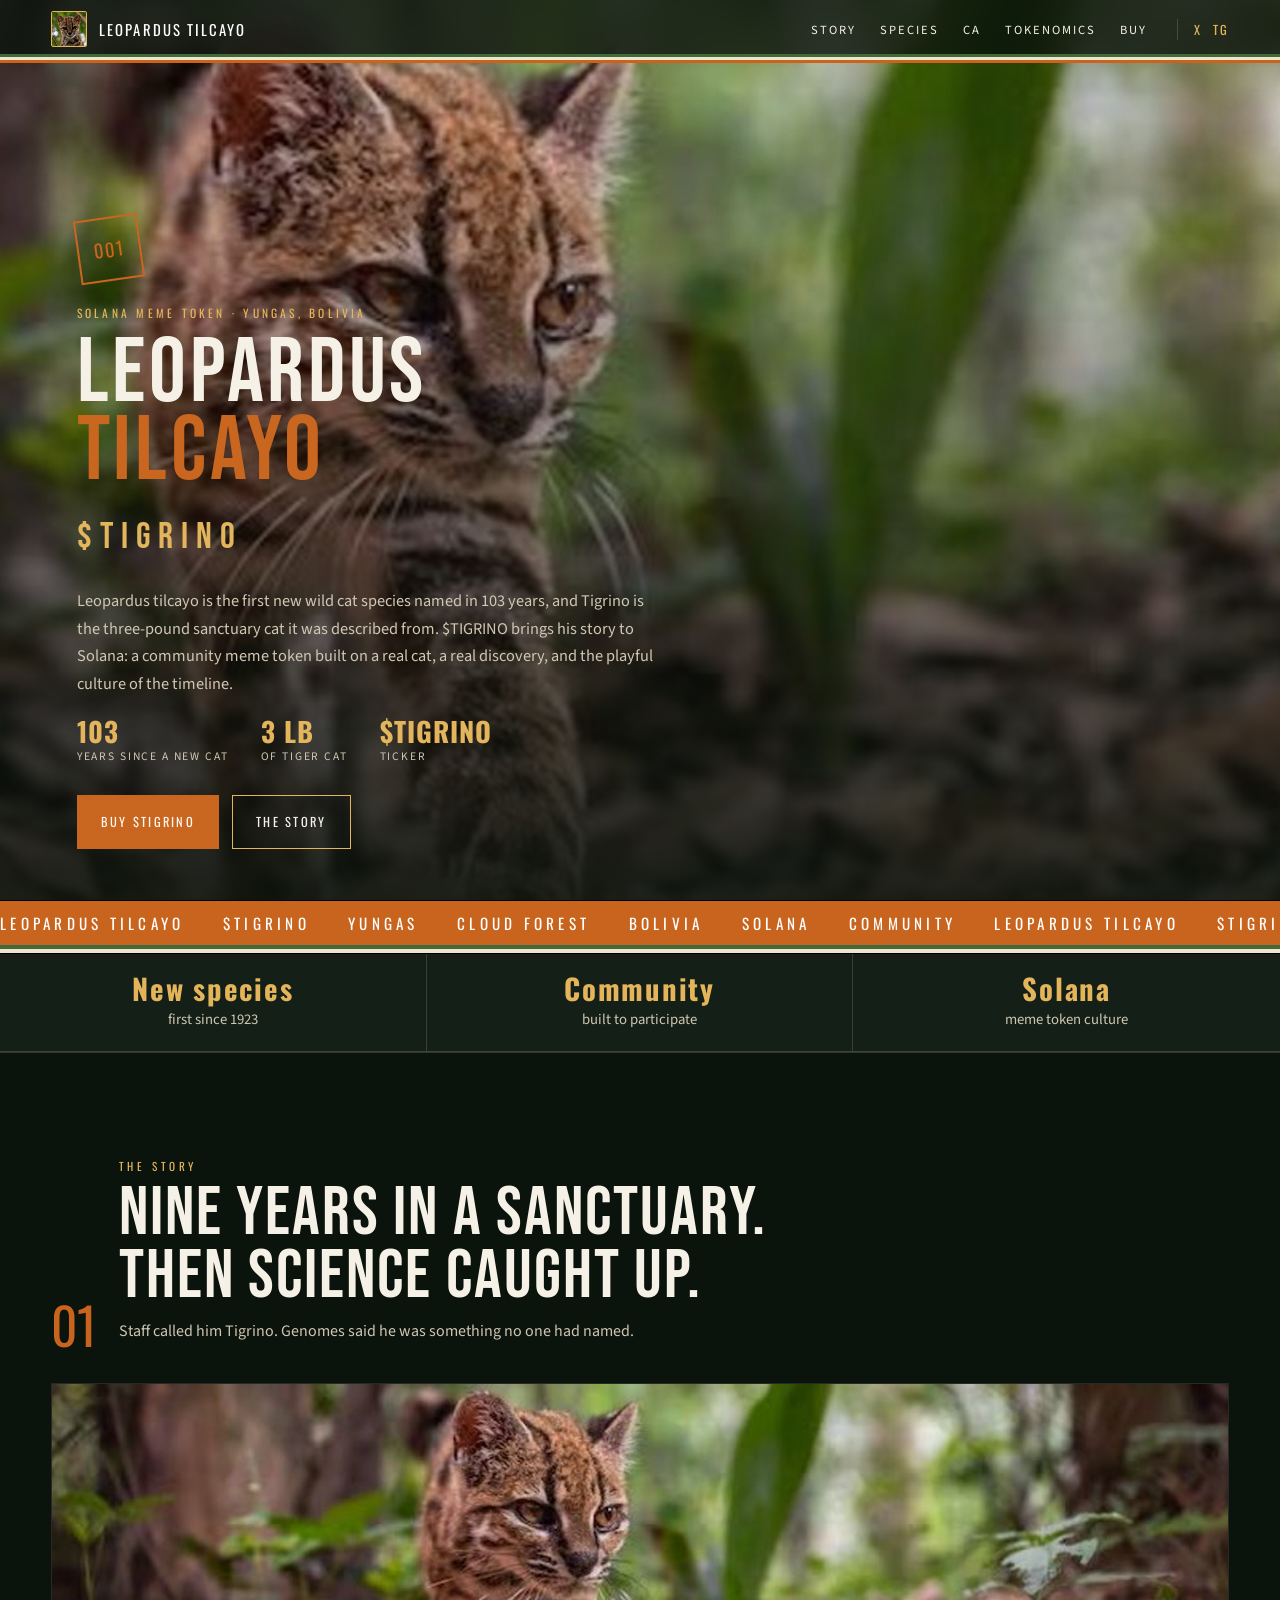
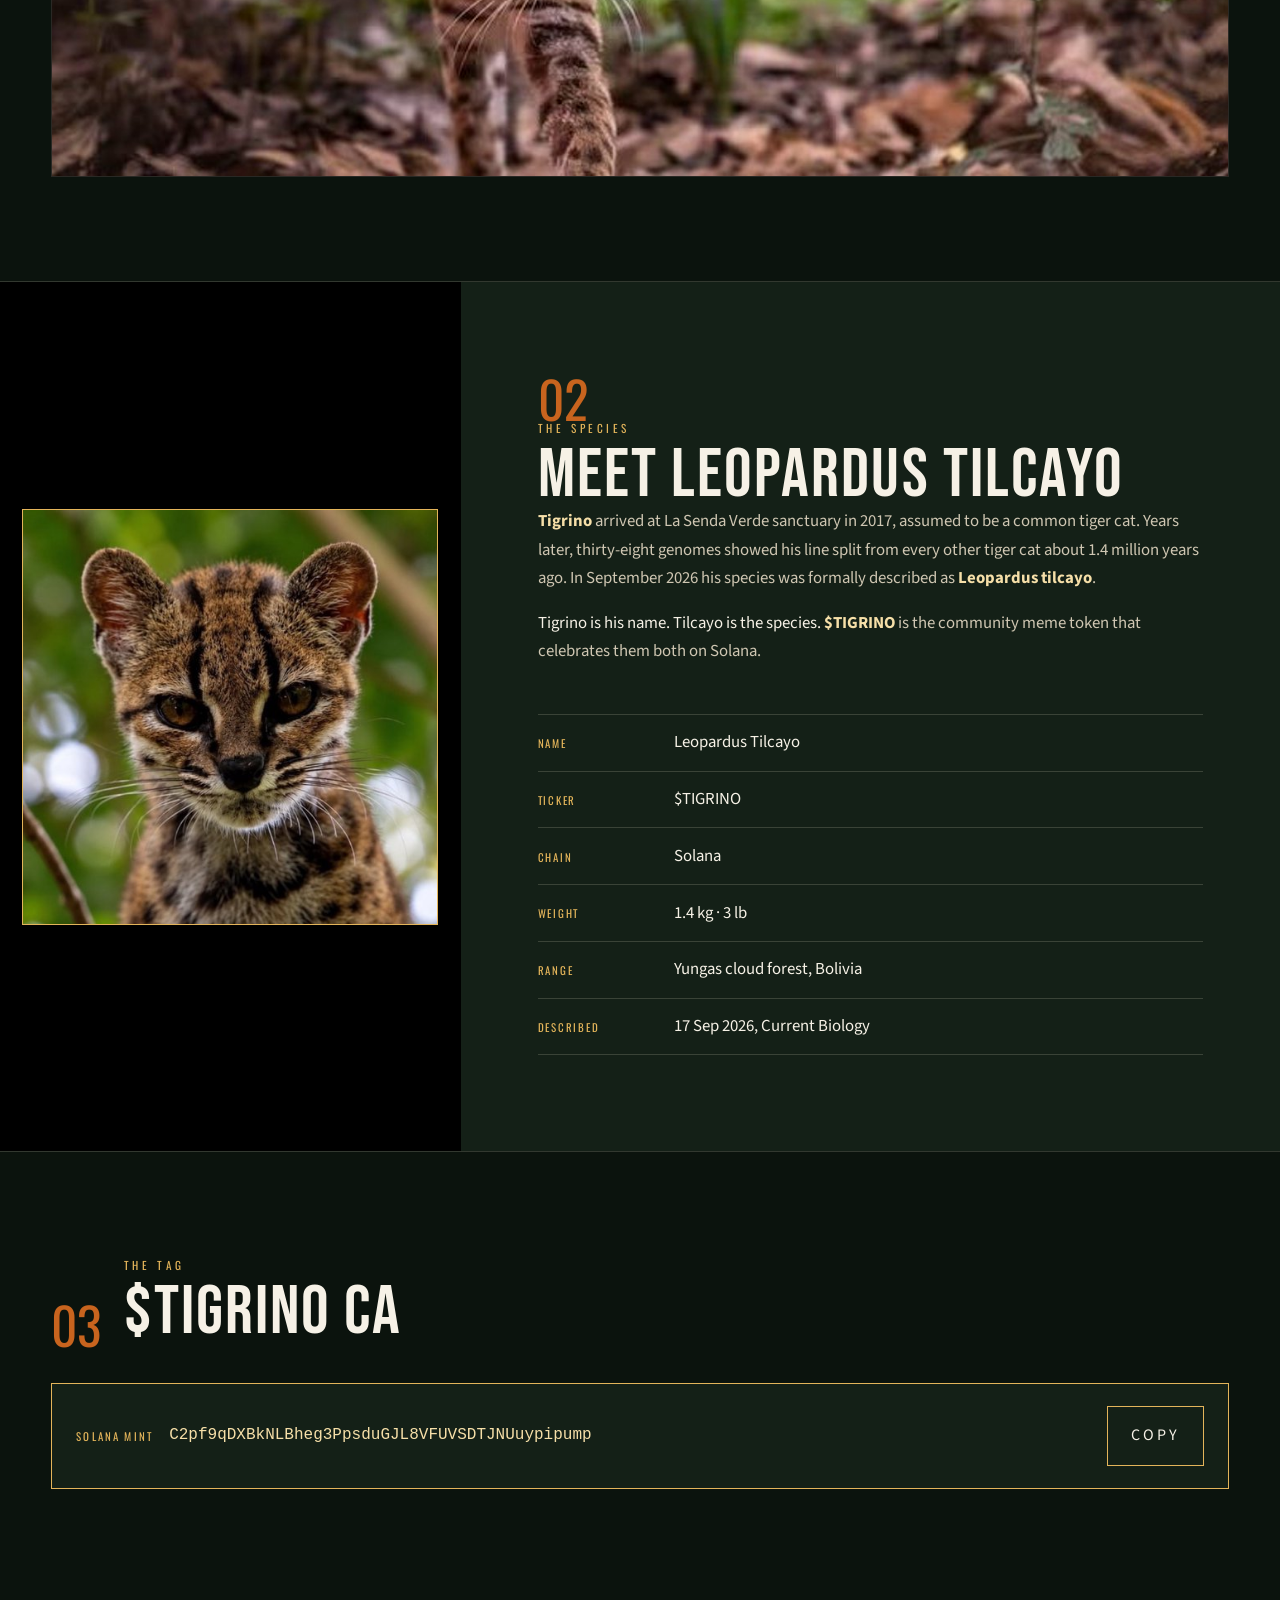
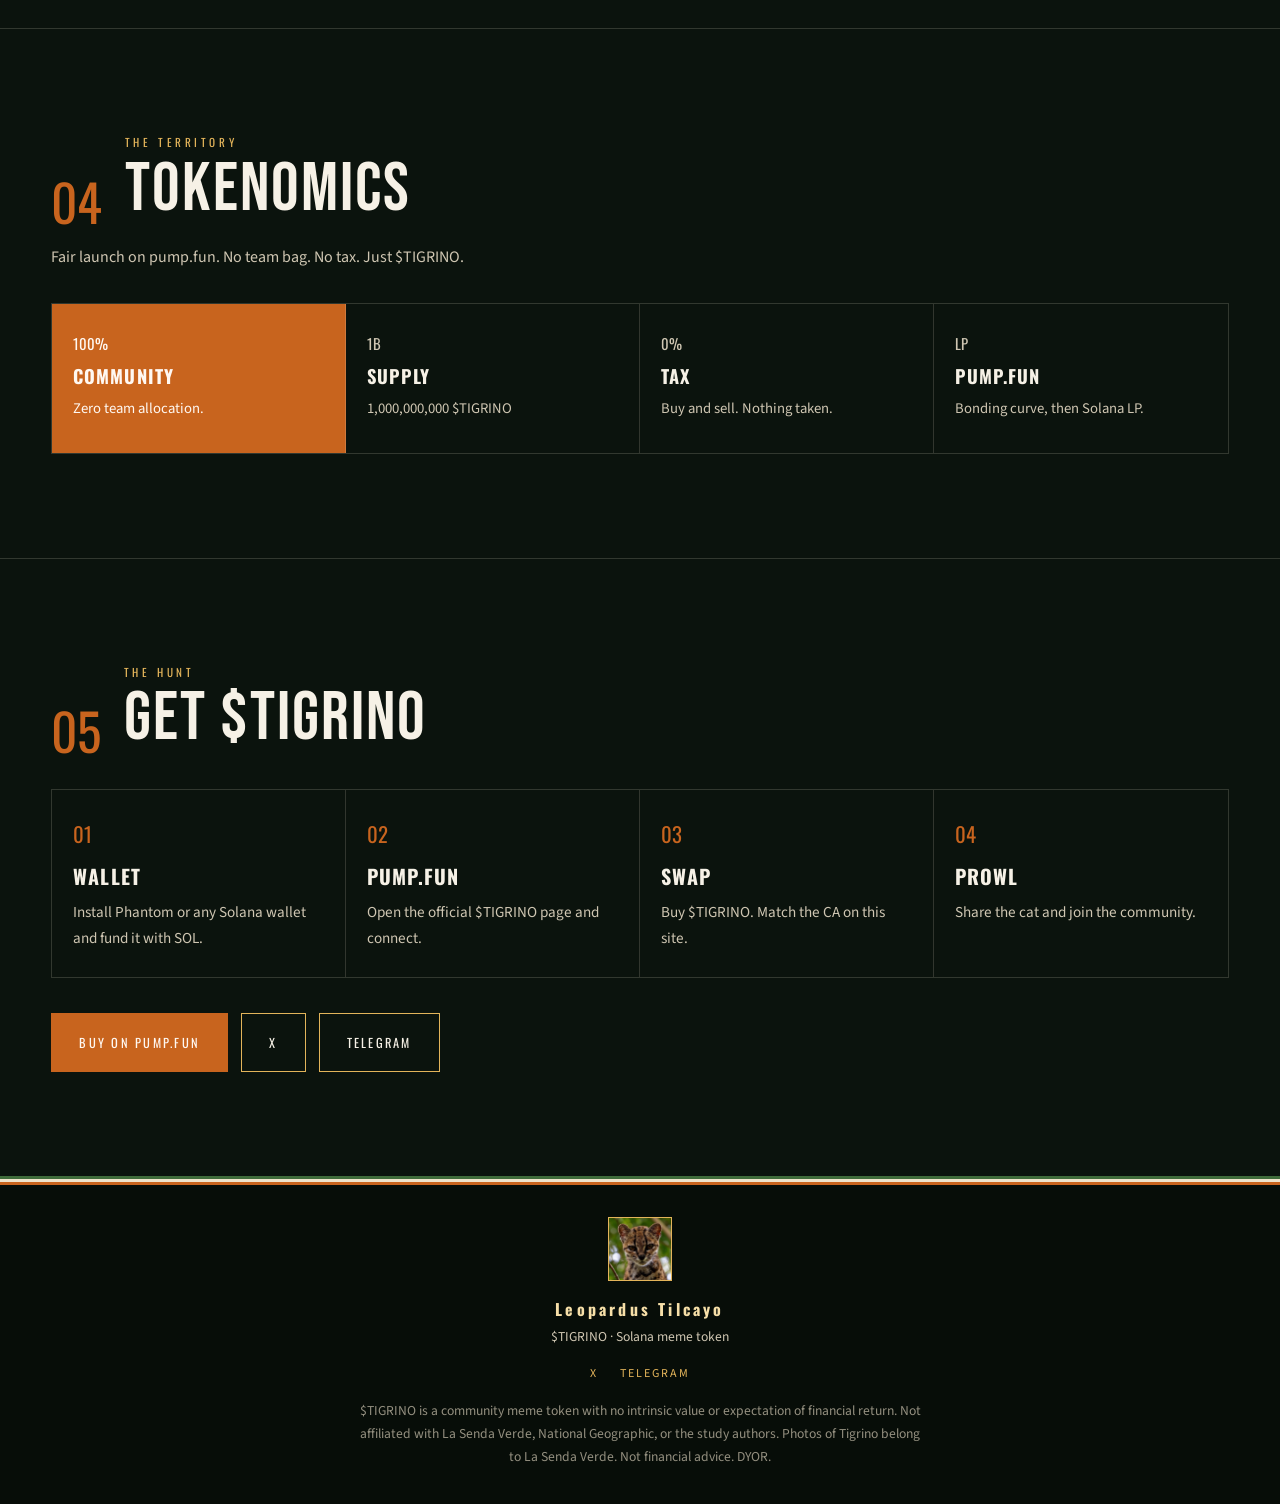
<file: index.html>
<!DOCTYPE html>
<html lang="en">
<head>
  <meta charset="UTF-8" />
  <meta name="viewport" content="width=device-width, initial-scale=1.0" />
  <title>Leopardus Tilcayo — $TIGRINO</title>
  <meta name="description" content="Leopardus Tilcayo $TIGRINO is a Solana meme token inspired by Tigrino, the tiny Bolivian wild cat behind the first new cat species named in 103 years." />
  <meta property="og:title" content="Leopardus Tilcayo — $TIGRINO" />
  <meta property="og:description" content="The first new cat species in 103 years, now a Solana meme token. Three pounds of cloud-forest legend." />
  <meta property="og:image" content="banner.png" />
  <meta name="twitter:card" content="summary_large_image" />
  <meta name="twitter:image" content="banner.png" />
  <link rel="icon" href="logo.png" type="image/png" />
  <link rel="preconnect" href="https://fonts.googleapis.com" />
  <link rel="preconnect" href="https://fonts.gstatic.com" crossorigin />
  <link href="https://fonts.googleapis.com/css2?family=Bebas+Neue&family=Oswald:wght@500;600&family=Source+Sans+3:wght@400;600;700&display=swap" rel="stylesheet" />
  <link rel="stylesheet" href="styles.css" />
</head>
<body>
  <div class="grain" aria-hidden="true"></div>

  <header class="site-header">
    <nav class="nav">
      <a href="#top" class="nav-brand">
        <img src="logo.png" alt="Leopardus Tilcayo" class="nav-logo" />
        <span>LEOPARDUS TILCAYO</span>
      </a>
      <ul class="nav-links">
        <li><a href="#story">Story</a></li>
        <li><a href="#about">Species</a></li>
        <li><a href="#contract">CA</a></li>
        <li><a href="#tokenomics">Tokenomics</a></li>
        <li><a href="#buy">Buy</a></li>
        <li class="nav-socials">
          <a href="https://x.com/tigrino_x" data-twitter target="_blank" rel="noopener noreferrer" aria-label="X">X</a>
          <a href="https://t.me/tigrino_tg" data-telegram target="_blank" rel="noopener noreferrer" aria-label="Telegram">TG</a>
        </li>
      </ul>
      <button class="nav-toggle" aria-label="Open menu" aria-expanded="false">
        <span></span><span></span><span></span>
      </button>
    </nav>
  </header>

  <main>
    <section class="hero" id="top">
      <img class="hero-image" src="banner.png" alt="Tigrino, a Leopardus tilcayo, walking through the Yungas forest floor" />
      <div class="hero-copy">
        <p class="seal">001</p>
        <p class="hero-kicker">Solana meme token · Yungas, Bolivia</p>
        <h1>LEOPARDUS<br /><span>TILCAYO</span></h1>
        <p class="hero-ticker">$TIGRINO</p>
        <p class="hero-bio">Leopardus tilcayo is the first new wild cat species named in 103 years, and Tigrino is the three-pound sanctuary cat it was described from. $TIGRINO brings his story to Solana: a community meme token built on a real cat, a real discovery, and the playful culture of the timeline.</p>
        <ul class="stat-row">
          <li><strong>103</strong><span>years since a new cat</span></li>
          <li><strong>3 LB</strong><span>of tiger cat</span></li>
          <li><strong>$TIGRINO</strong><span>ticker</span></li>
        </ul>
        <div class="hero-actions">
          <a href="https://pump.fun/coin/C2pf9qDXBkNLBheg3PpsduGJL8VFUVSDTJNUuypipump" data-pumpfun target="_blank" rel="noopener noreferrer" class="btn btn-blood">Buy $TIGRINO</a>
          <a href="#story" class="btn btn-line">The story</a>
        </div>
      </div>
    </section>

    <div class="marquee" aria-hidden="true">
      <div class="marquee-track">
        <span>LEOPARDUS TILCAYO</span><span>$TIGRINO</span><span>YUNGAS</span><span>CLOUD FOREST</span><span>BOLIVIA</span><span>SOLANA</span><span>COMMUNITY</span>
        <span>LEOPARDUS TILCAYO</span><span>$TIGRINO</span><span>YUNGAS</span><span>CLOUD FOREST</span><span>BOLIVIA</span><span>SOLANA</span><span>COMMUNITY</span>
      </div>
    </div>

    <div class="proof-bar" aria-label="Brand pillars">
      <p><strong>New species</strong> first since 1923</p>
      <p><strong>Community</strong> built to participate</p>
      <p><strong>Solana</strong> meme token culture</p>
    </div>

    <section class="section" id="story">
      <div class="container">
        <header class="section-head">
          <p class="section-index">01</p>
          <div>
            <p class="section-label">The story</p>
            <h2 class="section-title">Nine years in a sanctuary.<br />Then science caught up.</h2>
            <p class="section-lede tight">Staff called him Tigrino. Genomes said he was something no one had named.</p>
          </div>
        </header>
        <figure class="banner-frame">
          <img src="banner.png" alt="Tigrino stalking through leaf litter in the Bolivian cloud forest" />
        </figure>
      </div>
    </section>

    <section class="section about" id="about">
      <div class="about-bleed">
        <div class="about-visual">
          <img src="logo.png" alt="Close-up portrait of Tigrino" class="about-face" />
        </div>
        <div class="about-copy">
          <p class="section-index">02</p>
          <p class="section-label">The species</p>
          <h2 class="section-title">Meet Leopardus Tilcayo</h2>
          <p class="section-text">
            <strong>Tigrino</strong> arrived at La Senda Verde sanctuary in 2017, assumed to be a common tiger cat. Years later, thirty-eight genomes showed his line split from every other tiger cat about 1.4 million years ago. In September 2026 his species was formally described as <strong>Leopardus tilcayo</strong>.
          </p>
          <p class="section-text">
            <em>Tigrino is his name. Tilcayo is the species.</em> <strong>$TIGRINO</strong> is the community meme token that celebrates them both on Solana.
          </p>
          <ul class="lore-list">
            <li><span>Name</span>Leopardus Tilcayo</li>
            <li><span>Ticker</span>$TIGRINO</li>
            <li><span>Chain</span>Solana</li>
            <li><span>Weight</span>1.4 kg · 3 lb</li>
            <li><span>Range</span>Yungas cloud forest, Bolivia</li>
            <li><span>Described</span>17 Sep 2026, Current Biology</li>
          </ul>
        </div>
      </div>
    </section>

    <section class="section" id="contract">
      <div class="container">
        <header class="section-head">
          <p class="section-index">03</p>
          <div>
            <p class="section-label">The tag</p>
            <h2 class="section-title">$TIGRINO CA</h2>
          </div>
        </header>
        <div class="ca-box">
          <span class="ca-kicker">Solana mint</span>
          <code id="ca-display" class="ca-address">C2pf9qDXBkNLBheg3PpsduGJL8VFUVSDTJNUuypipump</code>
          <button id="copy-ca" class="btn btn-line" type="button" title="Copy address">Copy</button>
        </div>
        <p id="copy-toast" class="copy-toast" role="status" aria-live="polite"></p>
      </div>
    </section>

    <section class="section tokenomics" id="tokenomics">
      <div class="container">
        <header class="section-head">
          <p class="section-index">04</p>
          <div>
            <p class="section-label">The territory</p>
            <h2 class="section-title">Tokenomics</h2>
          </div>
        </header>
        <p class="section-lede">Fair launch on pump.fun. No team bag. No tax. Just $TIGRINO.</p>
        <div class="token-board">
          <article>
            <p class="token-value">100%</p>
            <h3>Community</h3>
            <p>Zero team allocation.</p>
          </article>
          <article>
            <p class="token-value">1B</p>
            <h3>Supply</h3>
            <p>1,000,000,000 $TIGRINO</p>
          </article>
          <article>
            <p class="token-value">0%</p>
            <h3>Tax</h3>
            <p>Buy and sell. Nothing taken.</p>
          </article>
          <article>
            <p class="token-value">LP</p>
            <h3>pump.fun</h3>
            <p>Bonding curve, then Solana LP.</p>
          </article>
        </div>
      </div>
    </section>

    <section class="section buy" id="buy">
      <div class="container">
        <header class="section-head">
          <p class="section-index">05</p>
          <div>
            <p class="section-label">The hunt</p>
            <h2 class="section-title">Get $TIGRINO</h2>
          </div>
        </header>
        <ol class="steps">
          <li>
            <span>01</span>
            <h3>Wallet</h3>
            <p>Install Phantom or any Solana wallet and fund it with SOL.</p>
          </li>
          <li>
            <span>02</span>
            <h3>pump.fun</h3>
            <p>Open the official $TIGRINO page and connect.</p>
          </li>
          <li>
            <span>03</span>
            <h3>Swap</h3>
            <p>Buy $TIGRINO. Match the CA on this site.</p>
          </li>
          <li>
            <span>04</span>
            <h3>Prowl</h3>
            <p>Share the cat and join the community.</p>
          </li>
        </ol>
        <div class="buy-cta">
          <a href="https://pump.fun/coin/C2pf9qDXBkNLBheg3PpsduGJL8VFUVSDTJNUuypipump" data-pumpfun target="_blank" rel="noopener noreferrer" class="btn btn-blood btn-lg">Buy on pump.fun</a>
          <a href="https://x.com/tigrino_x" data-twitter target="_blank" rel="noopener noreferrer" class="btn btn-line btn-lg">X</a>
          <a href="https://t.me/tigrino_tg" data-telegram target="_blank" rel="noopener noreferrer" class="btn btn-line btn-lg">Telegram</a>
        </div>
      </div>
    </section>
  </main>

  <footer class="footer">
    <div class="container footer-inner">
      <img src="logo.png" alt="" class="footer-logo" />
      <div>
        <strong>Leopardus Tilcayo</strong>
        <span>$TIGRINO · Solana meme token</span>
      </div>
      <div class="footer-links">
        <a href="https://x.com/tigrino_x" data-twitter target="_blank" rel="noopener noreferrer">X</a>
        <a href="https://t.me/tigrino_tg" data-telegram target="_blank" rel="noopener noreferrer">Telegram</a>
      </div>
      <p class="footer-disclaimer">
        $TIGRINO is a community meme token with no intrinsic value or expectation of financial return. Not affiliated with La Senda Verde, National Geographic, or the study authors. Photos of Tigrino belong to La Senda Verde. Not financial advice. DYOR.
      </p>
    </div>
  </footer>

  <script src="script.js"></script>
</body>
</html>
</file>
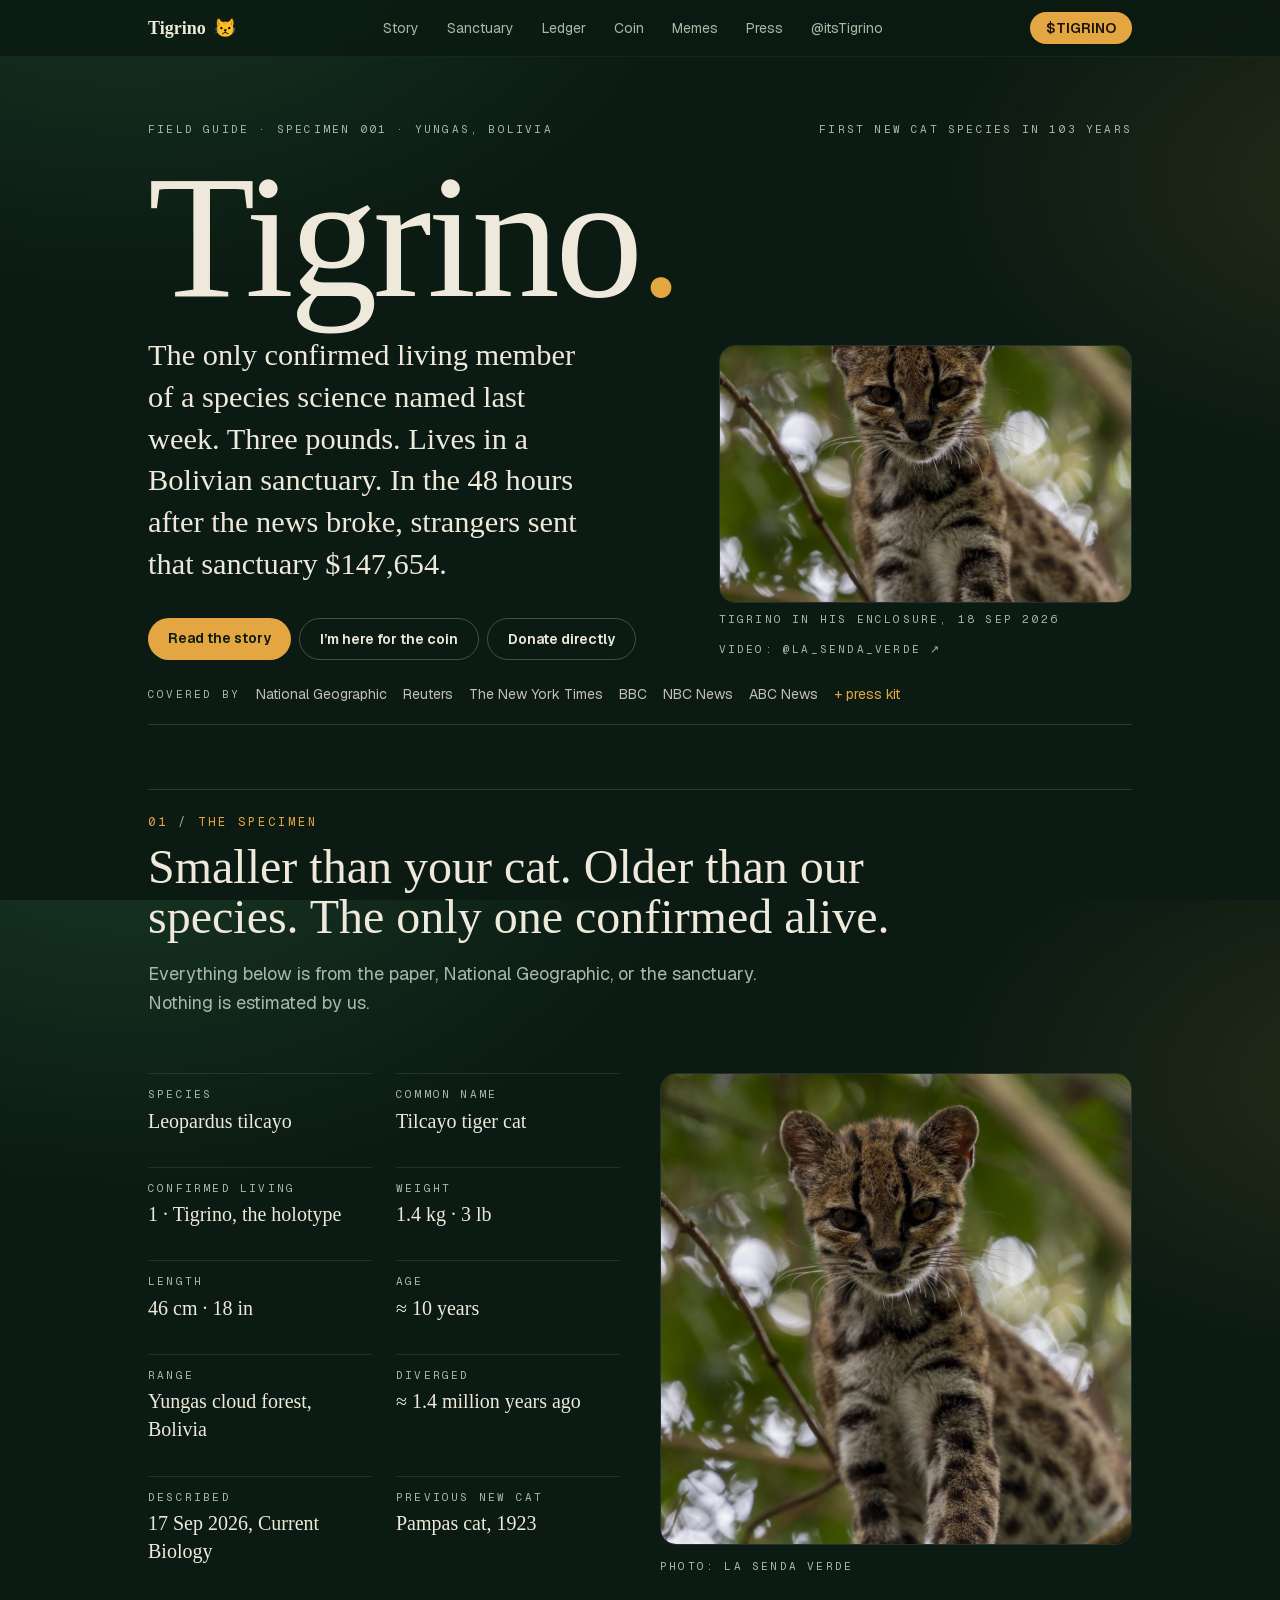
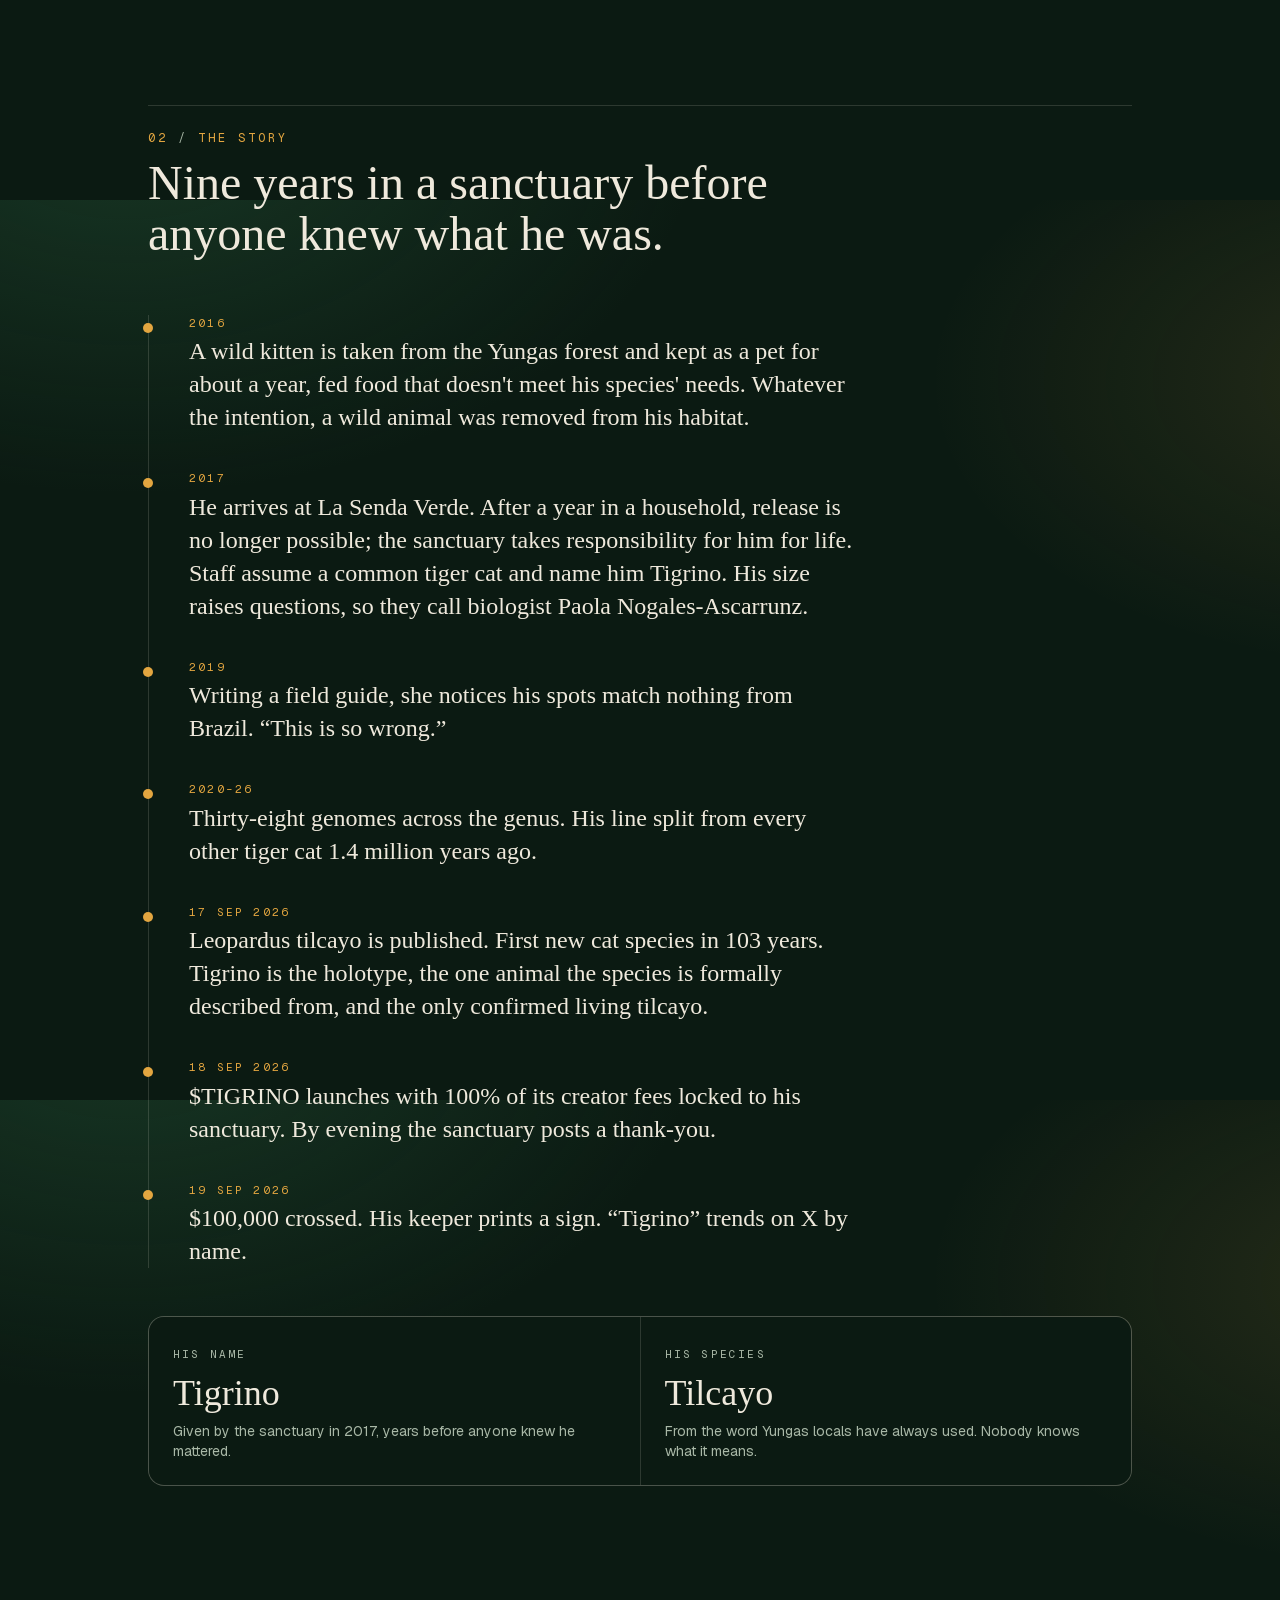
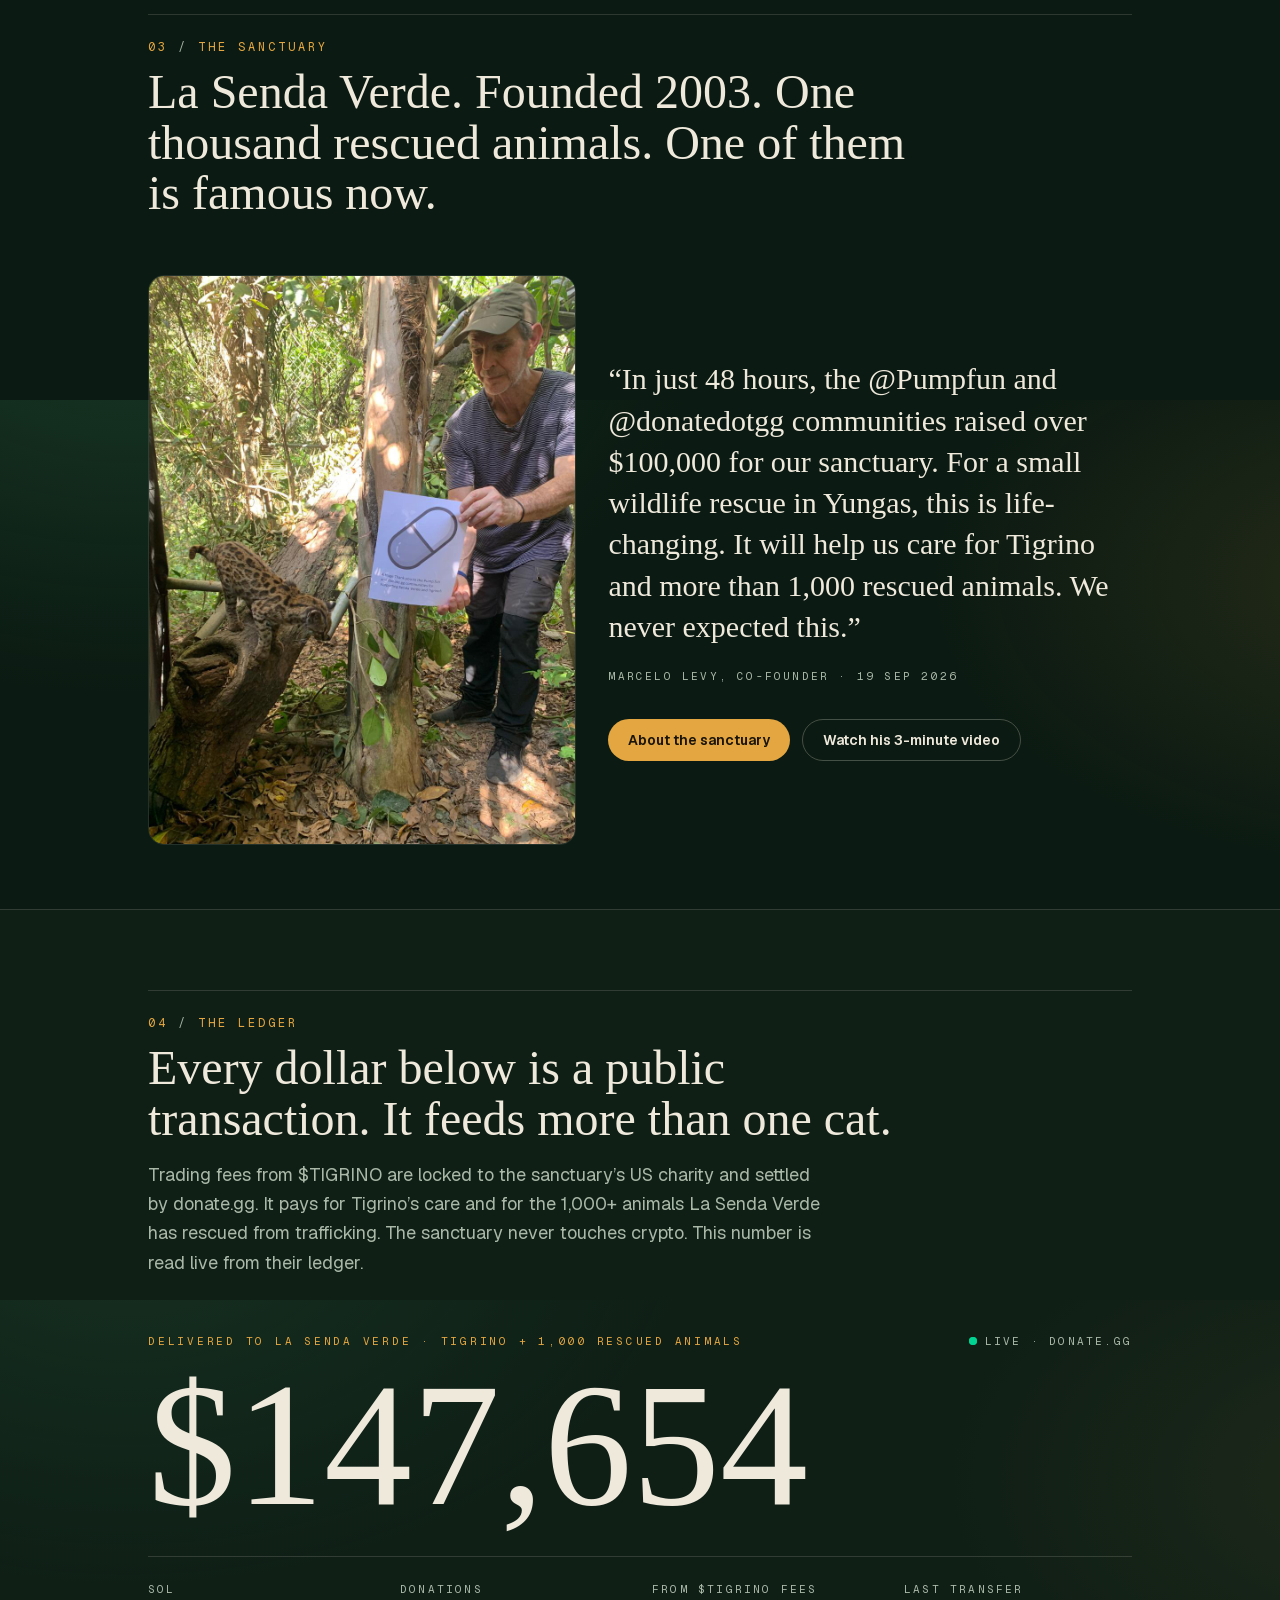
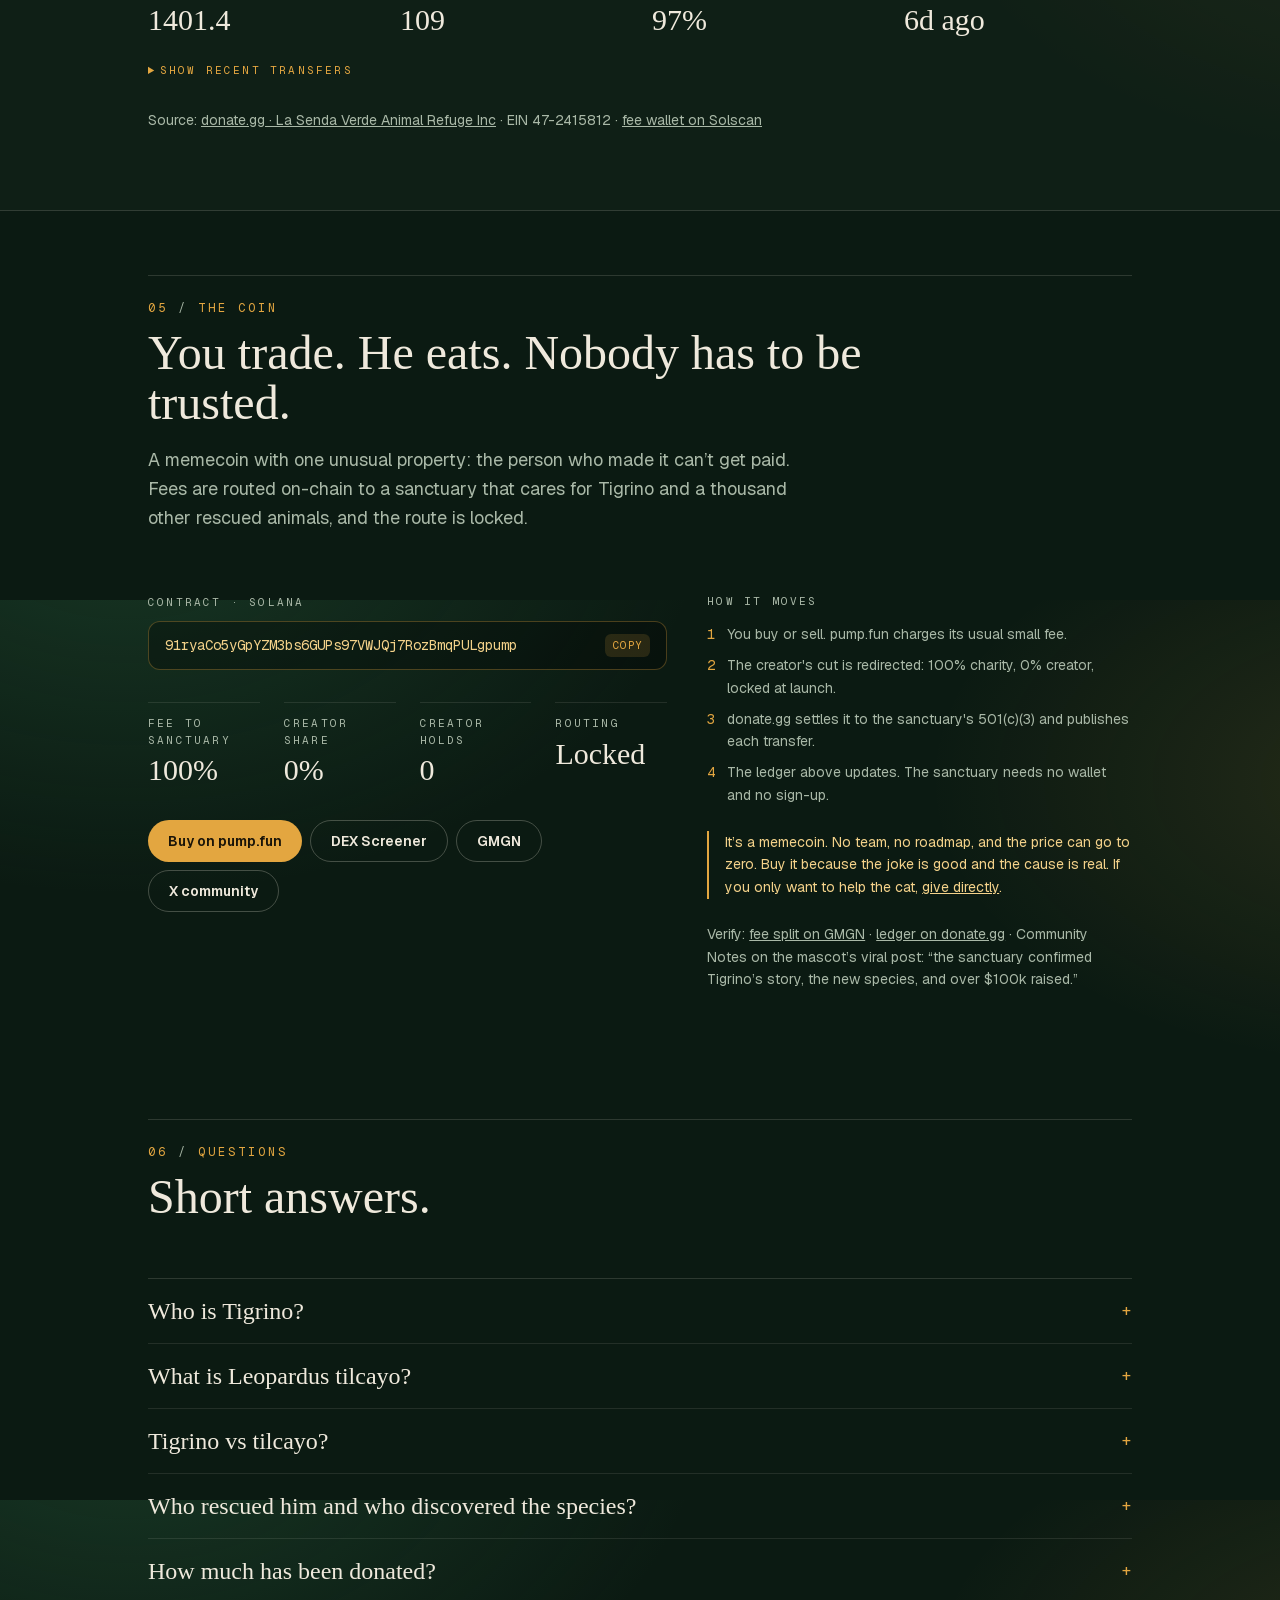
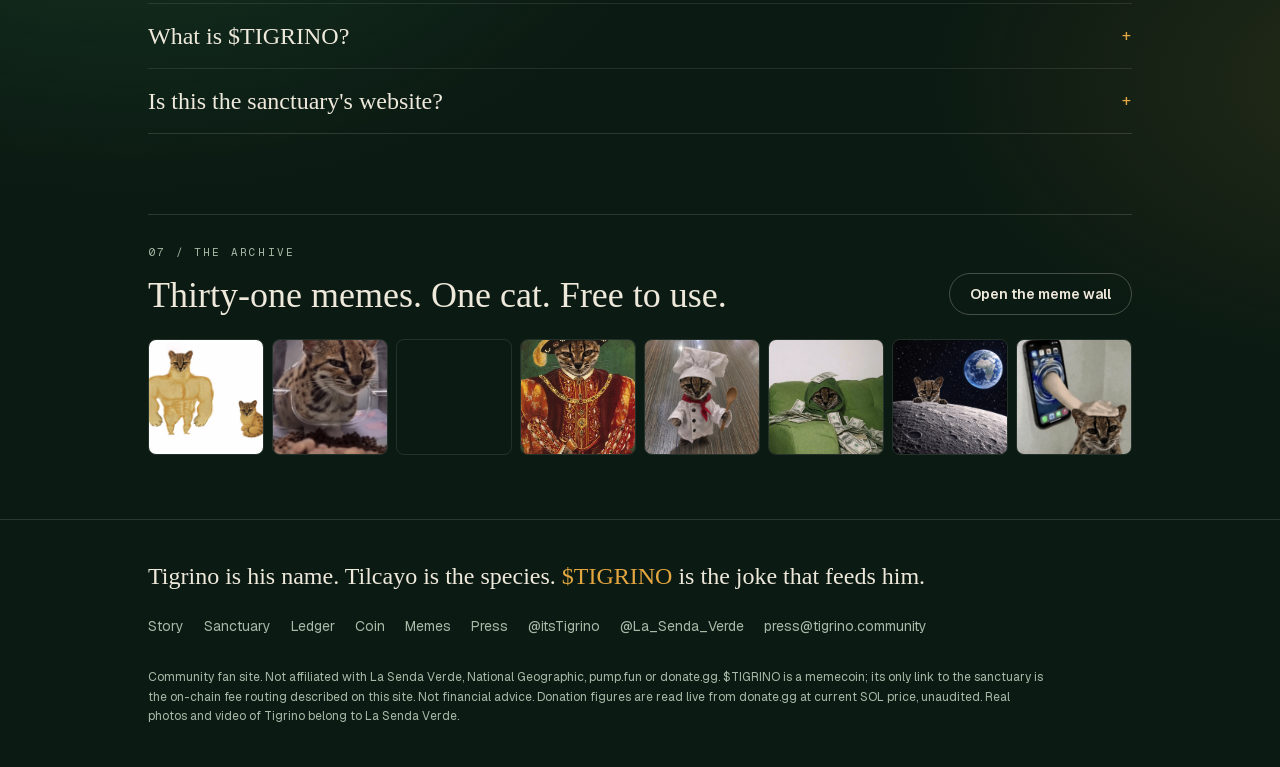
<file: tigrino.community/index.html>
<!DOCTYPE html><html data-dpl-id="dpl_EFvhZJnBF9C1j1PEc9VMqQgK4kQN" lang="en" class="geist_a71539c9-module__T19VSG__variable geist_mono_8d43a2aa-module__8Li5zG__variable fraunces_c5f41878-module__6OiOuW__variable h-full antialiased"><head><meta charSet="utf-8"/><meta name="viewport" content="width=device-width, initial-scale=1"/><link rel="preload" href="_next/static/immutable/media/54fc36028e2bb174-s.p.1h6pn64pmfi2q.woff2" as="font" crossorigin="" type="font/woff2"/><link rel="preload" href="_next/static/immutable/media/797e433ab948586e-s.p.1v5bejj26fx9h.woff2" as="font" crossorigin="" type="font/woff2"/><link rel="preload" href="_next/static/immutable/media/caa3a2e1cccd8315-s.p.0zr6hhvz-h9nw.woff2" as="font" crossorigin="" type="font/woff2"/><link rel="preload" as="image" imageSrcSet="img/sanctuary_thankyou.jpg 384w, img/sanctuary_thankyou.jpg 640w, img/sanctuary_thankyou.jpg 750w, img/sanctuary_thankyou.jpg 828w, img/sanctuary_thankyou.jpg 1080w, img/sanctuary_thankyou.jpg 1200w, img/sanctuary_thankyou.jpg 1920w, img/sanctuary_thankyou.jpg 2048w, img/sanctuary_thankyou.jpg 3840w" imageSizes="(max-width: 1024px) 100vw, 45vw"/><link rel="stylesheet" href="_next/static/immutable/chunks/1w2ll5czy3h4t.css" data-precedence="next"/><title>Tigrino: the Leopardus tilcayo in Bolivia&#x27;s sanctuary, the new cat species</title><meta name="description" content="Tigrino, the only confirmed living Leopardus tilcayo, the first new cat species in 100 years. La Senda Verde sanctuary, Bolivia. $100K+ donated by the $TIGRINO community, live counter."/><meta name="keywords" content="Tigrino,Tigrino cat,tilcayo,tilcayo cat,Leopardus tilcayo,new cat species,new cat species 2026,first new cat species in 100 years,Bolivia cat species,Yungas tiger cat,La Senda Verde,Senda Verde sanctuary,TIGRINO token,$TIGRINO,Tigrino donations"/><meta name="robots" content="index, follow"/><meta name="googlebot" content="index, follow, max-image-preview:large, max-snippet:-1"/><meta name="category" content="animals"/><link rel="canonical" href="index.html"/><meta property="og:title" content="Tigrino: the Leopardus tilcayo in Bolivia&#x27;s sanctuary, the new cat species"/><meta property="og:description" content="Tigrino, the only confirmed living Leopardus tilcayo, the first new cat species in 100 years. La Senda Verde sanctuary, Bolivia. $100K+ donated by the $TIGRINO community, live counter."/><meta property="og:url" content="https://tigrino.community"/><meta property="og:site_name" content="Tigrino"/><meta property="og:locale" content="en_US"/><meta property="og:image" content="https://tigrino.community/img/sanctuary_thankyou.jpg"/><meta property="og:image:width" content="960"/><meta property="og:image:height" content="1280"/><meta property="og:image:alt" content="Tigrino, the Leopardus tilcayo at La Senda Verde, with his keeper at La Senda Verde sanctuary"/><meta property="og:type" content="website"/><meta name="twitter:card" content="summary_large_image"/><meta name="twitter:site" content="@itsTigrino"/><meta name="twitter:creator" content="@itsTigrino"/><meta name="twitter:title" content="Tigrino: the Leopardus tilcayo in Bolivia&#x27;s sanctuary, the new cat species"/><meta name="twitter:description" content="Tigrino, the only confirmed living Leopardus tilcayo, the first new cat species in 100 years. La Senda Verde sanctuary, Bolivia. $100K+ donated by the $TIGRINO community, live counter."/><meta name="twitter:image" content="https://tigrino.community/img/sanctuary_thankyou.jpg"/><link rel="icon" href="favicon.ico" sizes="64x64" type="image/x-icon"/><link rel="icon" href="icon.png" sizes="512x512" type="image/png"/><link rel="apple-touch-icon" href="apple-icon.png" sizes="180x180" type="image/png"/><meta name="next-size-adjust" content=""/></head><body class="min-h-full flex flex-col"><div hidden=""><!--$--><!--/$--></div><main class="flex-1"><header class="sticky top-0 z-30 border-b border-white/5 bg-background/85 backdrop-blur"><nav class="mx-auto flex max-w-5xl items-center justify-between gap-3 px-5 py-3 text-sm"><a class="serif text-lg font-semibold text-sand" href="index.html">Tigrino <span aria-hidden="true" class="ml-1">😾</span></a><div class="hidden gap-7 text-muted md:flex"><a class="hover:text-sand" href="index.html#story">Story</a><a class="hover:text-sand" href="sanctuary/index.html">Sanctuary</a><a class="hover:text-sand" href="index.html#ledger">Ledger</a><a class="hover:text-sand" href="index.html#coin">Coin</a><a class="hover:text-sand" href="memes/index.html">Memes</a><a class="hover:text-sand" href="press/index.html">Press</a><a href="https://x.com/itsTigrino" target="_blank" rel="noopener noreferrer" class="hover:text-sand">@itsTigrino</a></div><div class="flex items-center gap-2"><a href="https://pump.fun/coin/91ryaCo5yGpYZM3bs6GUPs97VWJQj7RozBmqPULgpump" target="_blank" rel="noopener noreferrer" class="rounded-full bg-amber px-4 py-1.5 font-semibold text-[#1a1408] hover:bg-amber-soft">$TIGRINO</a><div class="md:hidden"><button aria-label="Menu" class="flex h-9 w-9 items-center justify-center rounded-full border border-white/10 text-sand"><div class="space-y-1.5"><span class="block h-0.5 w-4 bg-current transition "></span><span class="block h-0.5 w-4 bg-current transition "></span><span class="block h-0.5 w-4 bg-current transition "></span></div></button></div></div></nav></header><section class="mx-auto max-w-5xl px-5 pt-10 sm:pt-16"><div class="flex flex-wrap items-baseline justify-between gap-x-6 gap-y-2"><span class="font-mono text-[11px] uppercase tracking-[0.2em] text-muted ">Field guide · Specimen 001 · Yungas, Bolivia</span><span class="font-mono text-[11px] uppercase tracking-[0.2em] text-muted ">First new cat species in 103 years</span></div><div class="mt-6 grid items-end gap-10 lg:grid-cols-[1fr_1fr]"><div><h1 class="serif text-[22vw] font-medium leading-[0.85] tracking-tight text-sand sm:text-[10rem] lg:text-[11rem]">Tigrino<span class="text-amber">.</span></h1><p class="serif mt-6 max-w-md text-2xl leading-snug text-sand sm:text-[1.9rem]">The only confirmed living member of a species science named last week. Three pounds. Lives in a Bolivian sanctuary. In the 48 hours after the news broke, strangers sent that sanctuary<!-- --> <span class="whitespace-nowrap">$147,654</span>.</p><div class="mt-8 flex flex-wrap gap-2"><a class="rounded-full bg-amber px-5 py-2.5 text-sm font-semibold text-background transition hover:bg-amber-soft" href="#story">Read the story</a><a class="rounded-full border border-sand/25 px-5 py-2.5 text-sm font-semibold text-sand transition hover:border-sand/60" href="#coin">I’m here for the coin</a><a href="https://sendaverde.org" target="_blank" rel="noopener noreferrer" class="rounded-full border border-sand/25 px-5 py-2.5 text-sm font-semibold text-sand transition hover:border-sand/60">Donate directly</a></div></div><figure><video src="img/tigrino_chill.mp4" poster="img/tigrino_real.jpg" autoPlay="" muted="" loop="" playsInline="" class="aspect-[16/10] w-full rounded-2xl border border-white/10 object-cover"></video><figcaption class="mt-2 flex flex-wrap justify-between gap-2"><span class="font-mono text-[11px] uppercase tracking-[0.2em] text-muted ">Tigrino in his enclosure, 18 Sep 2026</span><a href="https://x.com/La_Senda_Verde/status/2101075567655399821" target="_blank" rel="noopener noreferrer"><span class="font-mono text-[11px] uppercase tracking-[0.2em] text-muted ">Video: @La_Senda_Verde ↗</span></a></figcaption></figure></div></section><div class="mx-auto max-w-5xl px-5 pt-6"><div class="flex flex-wrap items-center gap-x-4 gap-y-2 border-b border-sand/15 pb-5"><span class="font-mono text-[11px] uppercase tracking-[0.2em] text-muted ">Covered by</span><a href="https://www.nationalgeographic.com/animals/article/meet-the-first-new-cat-species-discovered-in-100-years" target="_blank" rel="noopener noreferrer" class="text-sm text-sand/80 hover:text-sand">National Geographic</a><a href="https://www.reuters.com/business/environment/new-cat-species-identified-bolivia-first-over-century-2026-09-17/" target="_blank" rel="noopener noreferrer" class="text-sm text-sand/80 hover:text-sand">Reuters</a><a href="https://www.nytimes.com/2026/09/18/science/tilcayo-new-cat-species-bolivia.html" target="_blank" rel="noopener noreferrer" class="text-sm text-sand/80 hover:text-sand">The New York Times</a><a href="https://www.bbc.com/news/articles/c6x2zgv9rr4ro" target="_blank" rel="noopener noreferrer" class="text-sm text-sand/80 hover:text-sand">BBC</a><a href="https://www.nbcnews.com/science/environment/new-wild-cat-species-identified-rcna598113" target="_blank" rel="noopener noreferrer" class="text-sm text-sand/80 hover:text-sand">NBC News</a><a href="https://x.com/ABC/status/2101456972021125260" target="_blank" rel="noopener noreferrer" class="text-sm text-sand/80 hover:text-sand">ABC News</a><a class="text-sm text-amber hover:text-amber-soft" href="press/index.html">+ press kit</a></div></div><section class="mx-auto max-w-5xl px-5 py-12 sm:py-16"><div class="mb-10 border-t border-sand/15 pt-6 sm:mb-14"><p class="font-mono text-xs uppercase tracking-[0.25em] text-amber">01<!-- --> <span class="text-muted">/</span> <!-- -->The specimen</p><h2 class="serif mt-3 max-w-3xl text-3xl font-medium leading-[1.05] text-sand sm:text-5xl">Smaller than your cat. Older than our species. The only one confirmed alive.</h2><p class="mt-4 max-w-2xl text-base leading-relaxed text-muted sm:text-lg">Everything below is from the paper, National Geographic, or the sanctuary. Nothing is estimated by us.</p></div><div class="grid gap-10 lg:grid-cols-[1fr_1fr]"><dl class="grid grid-cols-2 gap-x-6 gap-y-5"><div class="border-t border-sand/10 pt-3"><dt class="font-mono text-[11px] uppercase tracking-[0.2em] text-muted">Species</dt><dd class="serif mt-1 text-xl text-sand">Leopardus tilcayo</dd></div><div class="border-t border-sand/10 pt-3"><dt class="font-mono text-[11px] uppercase tracking-[0.2em] text-muted">Common name</dt><dd class="serif mt-1 text-xl text-sand">Tilcayo tiger cat</dd></div><div class="border-t border-sand/10 pt-3"><dt class="font-mono text-[11px] uppercase tracking-[0.2em] text-muted">Confirmed living</dt><dd class="serif mt-1 text-xl text-sand">1 · Tigrino, the holotype</dd></div><div class="border-t border-sand/10 pt-3"><dt class="font-mono text-[11px] uppercase tracking-[0.2em] text-muted">Weight</dt><dd class="serif mt-1 text-xl text-sand">1.4 kg · 3 lb</dd></div><div class="border-t border-sand/10 pt-3"><dt class="font-mono text-[11px] uppercase tracking-[0.2em] text-muted">Length</dt><dd class="serif mt-1 text-xl text-sand">46 cm · 18 in</dd></div><div class="border-t border-sand/10 pt-3"><dt class="font-mono text-[11px] uppercase tracking-[0.2em] text-muted">Age</dt><dd class="serif mt-1 text-xl text-sand">≈ 10 years</dd></div><div class="border-t border-sand/10 pt-3"><dt class="font-mono text-[11px] uppercase tracking-[0.2em] text-muted">Range</dt><dd class="serif mt-1 text-xl text-sand">Yungas cloud forest, Bolivia</dd></div><div class="border-t border-sand/10 pt-3"><dt class="font-mono text-[11px] uppercase tracking-[0.2em] text-muted">Diverged</dt><dd class="serif mt-1 text-xl text-sand">≈ 1.4 million years ago</dd></div><div class="border-t border-sand/10 pt-3"><dt class="font-mono text-[11px] uppercase tracking-[0.2em] text-muted">Described</dt><dd class="serif mt-1 text-xl text-sand">17 Sep 2026, Current Biology</dd></div><div class="border-t border-sand/10 pt-3"><dt class="font-mono text-[11px] uppercase tracking-[0.2em] text-muted">Previous new cat</dt><dd class="serif mt-1 text-xl text-sand">Pampas cat, 1923</dd></div></dl><figure><img alt="Tigrino in a tree at La Senda Verde" loading="lazy" width="1200" height="1200" decoding="async" data-nimg="1" class="aspect-square w-full rounded-2xl border border-white/10 object-cover" style="color:transparent" sizes="(max-width: 1024px) 100vw, 50vw" srcSet="img/tigrino_real.jpg 384w, img/tigrino_real.jpg 640w, img/tigrino_real.jpg 750w, img/tigrino_real.jpg 828w, img/tigrino_real.jpg 1080w, img/tigrino_real.jpg 1200w, img/tigrino_real.jpg 1920w, img/tigrino_real.jpg 2048w, img/tigrino_real.jpg 3840w" src="img/tigrino_real.jpg"/><figcaption class="mt-2"><span class="font-mono text-[11px] uppercase tracking-[0.2em] text-muted ">Photo: La Senda Verde</span></figcaption></figure></div></section><section id="story" class="mx-auto max-w-5xl scroll-mt-16 px-5 py-12 sm:py-16"><div class="mb-10 border-t border-sand/15 pt-6 sm:mb-14"><p class="font-mono text-xs uppercase tracking-[0.25em] text-amber">02<!-- --> <span class="text-muted">/</span> <!-- -->The story</p><h2 class="serif mt-3 max-w-3xl text-3xl font-medium leading-[1.05] text-sand sm:text-5xl">Nine years in a sanctuary before anyone knew what he was.</h2></div><ol class="relative border-l border-sand/15 pl-6 sm:pl-10"><li class="relative mb-9 last:mb-0"><span class="absolute -left-[1.85rem] top-2 h-2.5 w-2.5 rounded-full bg-amber sm:-left-[2.85rem]"></span><p class="font-mono text-[11px] uppercase tracking-[0.2em] text-amber">2016</p><p class="serif mt-1 max-w-2xl text-xl leading-snug text-sand sm:text-2xl">A wild kitten is taken from the Yungas forest and kept as a pet for about a year, fed food that doesn&#x27;t meet his species&#x27; needs. Whatever the intention, a wild animal was removed from his habitat.</p></li><li class="relative mb-9 last:mb-0"><span class="absolute -left-[1.85rem] top-2 h-2.5 w-2.5 rounded-full bg-amber sm:-left-[2.85rem]"></span><p class="font-mono text-[11px] uppercase tracking-[0.2em] text-amber">2017</p><p class="serif mt-1 max-w-2xl text-xl leading-snug text-sand sm:text-2xl">He arrives at La Senda Verde. After a year in a household, release is no longer possible; the sanctuary takes responsibility for him for life. Staff assume a common tiger cat and name him Tigrino. His size raises questions, so they call biologist Paola Nogales-Ascarrunz.</p></li><li class="relative mb-9 last:mb-0"><span class="absolute -left-[1.85rem] top-2 h-2.5 w-2.5 rounded-full bg-amber sm:-left-[2.85rem]"></span><p class="font-mono text-[11px] uppercase tracking-[0.2em] text-amber">2019</p><p class="serif mt-1 max-w-2xl text-xl leading-snug text-sand sm:text-2xl">Writing a field guide, she notices his spots match nothing from Brazil. “This is so wrong.”</p></li><li class="relative mb-9 last:mb-0"><span class="absolute -left-[1.85rem] top-2 h-2.5 w-2.5 rounded-full bg-amber sm:-left-[2.85rem]"></span><p class="font-mono text-[11px] uppercase tracking-[0.2em] text-amber">2020–26</p><p class="serif mt-1 max-w-2xl text-xl leading-snug text-sand sm:text-2xl">Thirty-eight genomes across the genus. His line split from every other tiger cat 1.4 million years ago.</p></li><li class="relative mb-9 last:mb-0"><span class="absolute -left-[1.85rem] top-2 h-2.5 w-2.5 rounded-full bg-amber sm:-left-[2.85rem]"></span><p class="font-mono text-[11px] uppercase tracking-[0.2em] text-amber">17 Sep 2026</p><p class="serif mt-1 max-w-2xl text-xl leading-snug text-sand sm:text-2xl">Leopardus tilcayo is published. First new cat species in 103 years. Tigrino is the holotype, the one animal the species is formally described from, and the only confirmed living tilcayo.</p></li><li class="relative mb-9 last:mb-0"><span class="absolute -left-[1.85rem] top-2 h-2.5 w-2.5 rounded-full bg-amber sm:-left-[2.85rem]"></span><p class="font-mono text-[11px] uppercase tracking-[0.2em] text-amber">18 Sep 2026</p><p class="serif mt-1 max-w-2xl text-xl leading-snug text-sand sm:text-2xl">$TIGRINO launches with 100% of its creator fees locked to his sanctuary. By evening the sanctuary posts a thank-you.</p></li><li class="relative mb-9 last:mb-0"><span class="absolute -left-[1.85rem] top-2 h-2.5 w-2.5 rounded-full bg-amber sm:-left-[2.85rem]"></span><p class="font-mono text-[11px] uppercase tracking-[0.2em] text-amber">19 Sep 2026</p><p class="serif mt-1 max-w-2xl text-xl leading-snug text-sand sm:text-2xl">$100,000 crossed. His keeper prints a sign. “Tigrino” trends on X by name.</p></li></ol><div class="mt-12 grid gap-px overflow-hidden rounded-2xl border border-sand/15 bg-sand/15 sm:grid-cols-2"><div class="bg-background p-6"><span class="font-mono text-[11px] uppercase tracking-[0.2em] text-muted ">His name</span><p class="serif mt-2 text-4xl text-sand">Tigrino</p><p class="mt-2 text-sm text-muted">Given by the sanctuary in 2017, years before anyone knew he mattered.</p></div><div class="bg-background p-6"><span class="font-mono text-[11px] uppercase tracking-[0.2em] text-muted ">His species</span><p class="serif mt-2 text-4xl text-sand">Tilcayo</p><p class="mt-2 text-sm text-muted">From the word Yungas locals have always used. Nobody knows what it means.</p></div></div></section><section class="mx-auto max-w-5xl px-5 py-12 sm:py-16"><div class="mb-10 border-t border-sand/15 pt-6 sm:mb-14"><p class="font-mono text-xs uppercase tracking-[0.25em] text-amber">03<!-- --> <span class="text-muted">/</span> <!-- -->The sanctuary</p><h2 class="serif mt-3 max-w-3xl text-3xl font-medium leading-[1.05] text-sand sm:text-5xl">La Senda Verde. Founded 2003. One thousand rescued animals. One of them is famous now.</h2></div><div class="grid gap-8 lg:grid-cols-[0.9fr_1.1fr] lg:items-center"><a href="https://x.com/La_Senda_Verde/status/2101403484344262818" target="_blank" rel="noopener noreferrer"><img alt="Marcelo Levy, co-founder of La Senda Verde, holding a printed thank-you sign next to Tigrino" loading="eager" width="960" height="1280" decoding="async" data-nimg="1" class="w-full rounded-2xl border border-white/10" style="color:transparent" sizes="(max-width: 1024px) 100vw, 45vw" srcSet="img/sanctuary_thankyou.jpg 384w, img/sanctuary_thankyou.jpg 640w, img/sanctuary_thankyou.jpg 750w, img/sanctuary_thankyou.jpg 828w, img/sanctuary_thankyou.jpg 1080w, img/sanctuary_thankyou.jpg 1200w, img/sanctuary_thankyou.jpg 1920w, img/sanctuary_thankyou.jpg 2048w, img/sanctuary_thankyou.jpg 3840w" src="img/sanctuary_thankyou.jpg"/></a><div><blockquote class="serif text-2xl leading-snug text-sand sm:text-3xl">“In just 48 hours, the @Pumpfun and @donatedotgg communities raised over $100,000 for our sanctuary. For a small wildlife rescue in Yungas, this is life-changing. It will help us care for Tigrino and more than 1,000 rescued animals. We never expected this.”</blockquote><p class="mt-4"><span class="font-mono text-[11px] uppercase tracking-[0.2em] text-muted ">Marcelo Levy, co-founder · 19 Sep 2026</span></p><div class="mt-8 flex flex-wrap gap-3"><a class="inline-flex items-center justify-center rounded-full bg-amber px-5 py-2.5 text-sm font-semibold text-[#1a1408] transition hover:bg-amber-soft" href="sanctuary/index.html">About the sanctuary</a><a href="https://x.com/La_Senda_Verde/status/2101431871301124556" target="_blank" rel="noopener noreferrer" class="inline-flex items-center justify-center rounded-full border border-sand/25 px-5 py-2.5 text-sm font-semibold text-sand transition hover:border-sand/60 hover:bg-white/5">Watch his 3-minute video</a></div></div></div></section><section id="ledger" class="scroll-mt-16 border-y border-sand/15 bg-moss/40"><div class="mx-auto max-w-5xl px-5 py-14 sm:py-20"><div class="mb-10 border-t border-sand/15 pt-6 sm:mb-14"><p class="font-mono text-xs uppercase tracking-[0.25em] text-amber">04<!-- --> <span class="text-muted">/</span> <!-- -->The ledger</p><h2 class="serif mt-3 max-w-3xl text-3xl font-medium leading-[1.05] text-sand sm:text-5xl">Every dollar below is a public transaction. It feeds more than one cat.</h2><p class="mt-4 max-w-2xl text-base leading-relaxed text-muted sm:text-lg">Trading fees from $TIGRINO are locked to the sanctuary’s US charity and settled by donate.gg. It pays for Tigrino’s care and for the 1,000+ animals La Senda Verde has rescued from trafficking. The sanctuary never touches crypto. This number is read live from their ledger.</p></div><div><div class="flex flex-wrap items-baseline justify-between gap-3"><p class="font-mono text-[11px] uppercase tracking-[0.25em] text-amber">Delivered to La Senda Verde · Tigrino + 1,000 rescued animals</p><span class="flex items-center gap-2 font-mono text-[11px] uppercase tracking-[0.2em] text-muted"><span class="relative flex h-2 w-2"><span class="absolute inline-flex h-full w-full animate-ping rounded-full bg-emerald-400 opacity-75"></span><span class="relative inline-flex h-2 w-2 rounded-full bg-emerald-400"></span></span>live · donate.gg</span></div><p class="serif mt-4 text-[17vw] font-medium leading-[0.9] text-sand tabular-nums sm:text-9xl lg:text-[11rem]">$147,654</p><dl class="mt-8 grid grid-cols-2 gap-x-6 gap-y-6 border-t border-sand/15 pt-6 sm:grid-cols-4"><div><dt class="font-mono text-[11px] uppercase tracking-[0.2em] text-muted">SOL</dt><dd class="serif mt-1 text-3xl text-sand">1401.4</dd></div><div><dt class="font-mono text-[11px] uppercase tracking-[0.2em] text-muted">Donations</dt><dd class="serif mt-1 text-3xl text-sand">109</dd></div><div><dt class="font-mono text-[11px] uppercase tracking-[0.2em] text-muted">From $TIGRINO fees</dt><dd class="serif mt-1 text-3xl text-sand">97%</dd></div><div><dt class="font-mono text-[11px] uppercase tracking-[0.2em] text-muted">Last transfer</dt><dd class="serif mt-1 text-3xl text-sand">6d ago</dd></div></dl><details class="group mt-6"><summary class="cursor-pointer font-mono text-[11px] uppercase tracking-[0.2em] text-amber hover:text-amber-soft">Show recent transfers</summary><ul class="mt-3 divide-y divide-sand/10 text-sm"><li class="flex items-center justify-between gap-3 py-2"><a href="https://solscan.io/tx/4pc6tu9wkHS199jaRPC96LoHSgsh2ZYVACCedH1KqCZdeKnQ6QGUN3ma8kwk3gUg2vN4EQL2pvoAC7ZAFAxVAwMR" target="_blank" rel="noopener noreferrer" class="truncate text-muted hover:text-sand">Leopardus Tilcayo</a><span class="shrink-0 font-mono text-sand">0.06<!-- --> SOL</span><span class="w-16 shrink-0 text-right font-mono text-xs text-muted">6d ago</span></li><li class="flex items-center justify-between gap-3 py-2"><a href="https://solscan.io/tx/4S6Uzdc8KWnmnRsA4KLPa7we62KcJn68crY3h1oPR6Zstvp9wnwtdDhBGvrb2nrLFiCLRzyKw3yRagkaRTHgAgAq" target="_blank" rel="noopener noreferrer" class="truncate text-muted hover:text-sand">$TIGRINO creator fees</a><span class="shrink-0 font-mono text-sand">2.93<!-- --> SOL</span><span class="w-16 shrink-0 text-right font-mono text-xs text-muted">6d ago</span></li><li class="flex items-center justify-between gap-3 py-2"><a href="https://solscan.io/tx/62gq8MGaxnY6w9e5F76wb8gFbXwrpoEXxwSH7cc4rravyZXxsRHhRjLqEy6Z6PCnsH5nWudkcC78xogHZFTESeQa" target="_blank" rel="noopener noreferrer" class="truncate text-muted hover:text-sand">Tigricoin</a><span class="shrink-0 font-mono text-sand">0.06<!-- --> SOL</span><span class="w-16 shrink-0 text-right font-mono text-xs text-muted">13d ago</span></li><li class="flex items-center justify-between gap-3 py-2"><a href="https://solscan.io/tx/256s1Tzb3XforubxJvQjqHozrQXq5hV9hJZ1tjnkQkiweYiY9zopv62gJqSLe4GvYdP55cGTWee2BwUmab6ZykvK" target="_blank" rel="noopener noreferrer" class="truncate text-muted hover:text-sand">Leopardus Tilcayo</a><span class="shrink-0 font-mono text-sand">0.07<!-- --> SOL</span><span class="w-16 shrink-0 text-right font-mono text-xs text-muted">13d ago</span></li><li class="flex items-center justify-between gap-3 py-2"><a href="https://solscan.io/tx/5tu3YAEc1wK7CndpKnKbhF2ip8Aww99nPRhF1XvznARJcuEVqag1SBGGP8Nj1YS8Vk1jc4sLtHN3s41tpVb45Kc3" target="_blank" rel="noopener noreferrer" class="truncate text-muted hover:text-sand">Gato-do-Mato</a><span class="shrink-0 font-mono text-sand">0.07<!-- --> SOL</span><span class="w-16 shrink-0 text-right font-mono text-xs text-muted">13d ago</span></li><li class="flex items-center justify-between gap-3 py-2"><a href="https://solscan.io/tx/29ZmVrPQAkSidkG7q7zuci3d9PnrQZDG5ytimVx55wsJ7f5jAbHWDfKwkTKyuxAWrZxPLnGumQS2LUUigxdjn2ir" target="_blank" rel="noopener noreferrer" class="truncate text-muted hover:text-sand">Tigrino the Weird Cat</a><span class="shrink-0 font-mono text-sand">0.08<!-- --> SOL</span><span class="w-16 shrink-0 text-right font-mono text-xs text-muted">13d ago</span></li><li class="flex items-center justify-between gap-3 py-2"><a href="https://solscan.io/tx/4zZTptUxcUd7jw7nLv8mmHJG3sxSiEV9vfo33LDon68muiZsVxNqXbuEDY836GosQ8NmkkztLqHGghBo14ASL57y" target="_blank" rel="noopener noreferrer" class="truncate text-muted hover:text-sand">Tigger the Tilcayo</a><span class="shrink-0 font-mono text-sand">0.08<!-- --> SOL</span><span class="w-16 shrink-0 text-right font-mono text-xs text-muted">13d ago</span></li><li class="flex items-center justify-between gap-3 py-2"><a href="https://solscan.io/tx/2chrpwQ2x2LE1gmVff9xa1Z3Toojudmfs688x7GYQsQUAepg6HmP3PvfRptYCMaLf7nnh85jev5YsjgH47A7SGgp" target="_blank" rel="noopener noreferrer" class="truncate text-muted hover:text-sand">Leopardus wiedii</a><span class="shrink-0 font-mono text-sand">0.08<!-- --> SOL</span><span class="w-16 shrink-0 text-right font-mono text-xs text-muted">13d ago</span></li><li class="flex items-center justify-between gap-3 py-2"><a href="https://solscan.io/tx/265tYnyxpPB3EmHkEUFGGpqxJjTyKQxn9isfLQxBJL8njUQimcUeYfYt7SyZQSSvMrNT7sDLCwNsMsK6gKytQfkb" target="_blank" rel="noopener noreferrer" class="truncate text-muted hover:text-sand">Leopardus Tilcayo</a><span class="shrink-0 font-mono text-sand">0.08<!-- --> SOL</span><span class="w-16 shrink-0 text-right font-mono text-xs text-muted">13d ago</span></li><li class="flex items-center justify-between gap-3 py-2"><a href="https://solscan.io/tx/32wq1W6WgLgpHCRKqRsuFNB8xojro3gVquJnC9RmcbdK94yNWAJxS7VUH3JYrkmWJXvtR7zsCBBseP82SiD2x81h" target="_blank" rel="noopener noreferrer" class="truncate text-muted hover:text-sand">Leopardus Tilcayo</a><span class="shrink-0 font-mono text-sand">0.08<!-- --> SOL</span><span class="w-16 shrink-0 text-right font-mono text-xs text-muted">13d ago</span></li><li class="flex items-center justify-between gap-3 py-2"><a href="https://solscan.io/tx/uvHMFCyM5rsu88FmxX3zMRZkFWcCsBwE7NFwjq4dFsVxjPA6fQJcQAuMTw3xm261tqQvzcxtbRKfgwRnRciWWsd" target="_blank" rel="noopener noreferrer" class="truncate text-muted hover:text-sand">KodKod</a><span class="shrink-0 font-mono text-sand">0.10<!-- --> SOL</span><span class="w-16 shrink-0 text-right font-mono text-xs text-muted">13d ago</span></li><li class="flex items-center justify-between gap-3 py-2"><a href="https://solscan.io/tx/5itrXXScxyT7mvzNjqnWVJigsRYMRWGkZXg4q64BrNbgYSP8pDkeYf3Rudaopjdz3z872DkgAe4gdJ1DEaurcwMd" target="_blank" rel="noopener noreferrer" class="truncate text-muted hover:text-sand">$TIGRINO creator fees</a><span class="shrink-0 font-mono text-sand">2.09<!-- --> SOL</span><span class="w-16 shrink-0 text-right font-mono text-xs text-muted">14d ago</span></li></ul></details></div><p class="mt-8 text-sm text-muted">Source: <a class="underline hover:text-sand" href="https://www.donate.gg/charities/la-senda-verde-animal-refuge-inc" target="_blank" rel="noopener noreferrer">donate.gg · La Senda Verde Animal Refuge Inc</a> · EIN 47-2415812 ·<!-- --> <a class="underline hover:text-sand" href="https://solscan.io/account/AjygC8gewVhtDD36BLjbMaDUPC2VSMsa3gHrXdYYh36M" target="_blank" rel="noopener noreferrer">fee wallet on Solscan</a></p></div></section><section id="coin" class="mx-auto max-w-5xl scroll-mt-16 px-5 py-12 sm:py-16"><div class="mb-10 border-t border-sand/15 pt-6 sm:mb-14"><p class="font-mono text-xs uppercase tracking-[0.25em] text-amber">05<!-- --> <span class="text-muted">/</span> <!-- -->The coin</p><h2 class="serif mt-3 max-w-3xl text-3xl font-medium leading-[1.05] text-sand sm:text-5xl">You trade. He eats. Nobody has to be trusted.</h2><p class="mt-4 max-w-2xl text-base leading-relaxed text-muted sm:text-lg">A memecoin with one unusual property: the person who made it can’t get paid. Fees are routed on-chain to a sanctuary that cares for Tigrino and a thousand other rescued animals, and the route is locked.</p></div><div class="grid gap-10 lg:grid-cols-[1.1fr_0.9fr]"><div class="min-w-0"><span class="font-mono text-[11px] uppercase tracking-[0.2em] text-muted ">Contract · Solana</span><div class="mt-2"><button class="group flex w-full items-center justify-between gap-3 rounded-xl border border-amber/30 bg-black/30 px-4 py-3 text-left font-mono text-xs sm:text-sm text-amber-soft hover:border-amber/70 transition" title="Copy contract address"><span class="min-w-0 flex-1 truncate">91ryaCo5yGpYZM3bs6GUPs97VWJQj7RozBmqPULgpump</span><span class="shrink-0 rounded-md bg-amber/15 px-2 py-1 text-[11px] uppercase tracking-wide text-amber group-hover:bg-amber/25">copy</span></button></div><dl class="mt-8 grid grid-cols-2 gap-x-6 gap-y-5 sm:grid-cols-4"><div class="border-t border-sand/10 pt-3"><dt class="font-mono text-[11px] uppercase tracking-[0.2em] text-muted">Fee to sanctuary</dt><dd class="serif mt-1 text-3xl text-sand">100%</dd></div><div class="border-t border-sand/10 pt-3"><dt class="font-mono text-[11px] uppercase tracking-[0.2em] text-muted">Creator share</dt><dd class="serif mt-1 text-3xl text-sand">0%</dd></div><div class="border-t border-sand/10 pt-3"><dt class="font-mono text-[11px] uppercase tracking-[0.2em] text-muted">Creator holds</dt><dd class="serif mt-1 text-3xl text-sand">0</dd></div><div class="border-t border-sand/10 pt-3"><dt class="font-mono text-[11px] uppercase tracking-[0.2em] text-muted">Routing</dt><dd class="serif mt-1 text-3xl text-sand">Locked</dd></div></dl><div class="mt-8 flex flex-wrap gap-2"><a href="https://pump.fun/coin/91ryaCo5yGpYZM3bs6GUPs97VWJQj7RozBmqPULgpump" target="_blank" rel="noopener noreferrer" class="inline-flex items-center justify-center rounded-full bg-amber px-5 py-2.5 text-sm font-semibold text-[#1a1408] transition hover:bg-amber-soft">Buy on pump.fun</a><a href="https://dexscreener.com/solana/91ryaCo5yGpYZM3bs6GUPs97VWJQj7RozBmqPULgpump" target="_blank" rel="noopener noreferrer" class="inline-flex items-center justify-center rounded-full border border-sand/25 px-5 py-2.5 text-sm font-semibold text-sand transition hover:border-sand/60 hover:bg-white/5">DEX Screener</a><a href="https://gmgn.ai/sol/token/91ryaCo5yGpYZM3bs6GUPs97VWJQj7RozBmqPULgpump" target="_blank" rel="noopener noreferrer" class="inline-flex items-center justify-center rounded-full border border-sand/25 px-5 py-2.5 text-sm font-semibold text-sand transition hover:border-sand/60 hover:bg-white/5">GMGN</a><a href="https://x.com/i/communities/2032558599948419404" target="_blank" rel="noopener noreferrer" class="inline-flex items-center justify-center rounded-full border border-sand/25 px-5 py-2.5 text-sm font-semibold text-sand transition hover:border-sand/60 hover:bg-white/5">X community</a></div></div><div class="min-w-0 space-y-6 text-sm leading-relaxed text-muted"><div><span class="font-mono text-[11px] uppercase tracking-[0.2em] text-muted ">How it moves</span><ol class="mt-3 space-y-2"><li class="flex gap-3"><span class="font-mono text-amber">1</span><span>You buy or sell. pump.fun charges its usual small fee.</span></li><li class="flex gap-3"><span class="font-mono text-amber">2</span><span>The creator&#x27;s cut is redirected: 100% charity, 0% creator, locked at launch.</span></li><li class="flex gap-3"><span class="font-mono text-amber">3</span><span>donate.gg settles it to the sanctuary&#x27;s 501(c)(3) and publishes each transfer.</span></li><li class="flex gap-3"><span class="font-mono text-amber">4</span><span>The ledger above updates. The sanctuary needs no wallet and no sign-up.</span></li></ol></div><div class="border-l-2 border-amber pl-4 text-amber-soft">It’s a memecoin. No team, no roadmap, and the price can go to zero. Buy it because the joke is good and the cause is real. If you only want to help the cat, <a class="underline" href="https://sendaverde.org" target="_blank" rel="noopener noreferrer">give directly</a>.</div><p>Verify: <a class="underline hover:text-sand" href="https://gmgn.ai/sol/token/91ryaCo5yGpYZM3bs6GUPs97VWJQj7RozBmqPULgpump" target="_blank" rel="noopener noreferrer">fee split on GMGN</a> · <a class="underline hover:text-sand" href="https://www.donate.gg/charities/la-senda-verde-animal-refuge-inc" target="_blank" rel="noopener noreferrer">ledger on donate.gg</a> · Community Notes on the mascot’s viral post: “the sanctuary confirmed Tigrino’s story, the new species, and over $100k raised.”</p></div></div></section><section id="faq" class="mx-auto max-w-5xl scroll-mt-16 px-5 py-12 sm:py-16"><div class="mb-10 border-t border-sand/15 pt-6 sm:mb-14"><p class="font-mono text-xs uppercase tracking-[0.25em] text-amber">06<!-- --> <span class="text-muted">/</span> <!-- -->Questions</p><h2 class="serif mt-3 max-w-3xl text-3xl font-medium leading-[1.05] text-sand sm:text-5xl">Short answers.</h2></div><div class="divide-y divide-sand/10 border-y border-sand/15"><details class="group py-4"><summary class="flex cursor-pointer items-center justify-between gap-4 text-left"><span class="serif text-xl text-sand sm:text-2xl">Who is Tigrino?</span><span class="font-mono text-amber transition group-open:rotate-45">+</span></summary><p class="mt-3 max-w-3xl text-base leading-relaxed text-muted">A male wild cat, about 10 years old and 3 lbs. Taken from the forest as a kitten and kept as a pet for about a year, he arrived at La Senda Verde Wildlife Sanctuary in 2017 unable to return to the wild; the sanctuary has cared for him since. In September 2026 scientists confirmed he belongs to Leopardus tilcayo, a species never described before. He is the holotype and the only confirmed living Leopardus tilcayo; scientists believe others live undetected in the Yungas cloud forest.</p></details><details class="group py-4"><summary class="flex cursor-pointer items-center justify-between gap-4 text-left"><span class="serif text-xl text-sand sm:text-2xl">What is Leopardus tilcayo?</span><span class="font-mono text-amber transition group-open:rotate-45">+</span></summary><p class="mt-3 max-w-3xl text-base leading-relaxed text-muted">A small wild tiger cat species from Bolivia&#x27;s Yungas cloud forest, described on September 17, 2026 in Current Biology and announced by National Geographic. The first new living cat species named since the pampas cat in 1923.</p></details><details class="group py-4"><summary class="flex cursor-pointer items-center justify-between gap-4 text-left"><span class="serif text-xl text-sand sm:text-2xl">Tigrino vs tilcayo?</span><span class="font-mono text-amber transition group-open:rotate-45">+</span></summary><p class="mt-3 max-w-3xl text-base leading-relaxed text-muted">Tigrino is the cat&#x27;s name, given by sanctuary staff in 2017 when they believed he was a Leopardus tigrinus. Tilcayo is the species name, from the word Yungas locals have always used for the animal. One cat, two names.</p></details><details class="group py-4"><summary class="flex cursor-pointer items-center justify-between gap-4 text-left"><span class="serif text-xl text-sand sm:text-2xl">Who rescued him and who discovered the species?</span><span class="font-mono text-amber transition group-open:rotate-45">+</span></summary><p class="mt-3 max-w-3xl text-base leading-relaxed text-muted">Two distinct roles. La Senda Verde rescued Tigrino and has cared for him for almost ten years. Biologist Paola Nogales-Ascarrunz and an international research team provided the science that identified Leopardus tilcayo. The sanctuary asks that his story never be used to romanticize keeping wildlife as pets: he belongs to a wild species, and his place should have been in the forest.</p></details><details class="group py-4"><summary class="flex cursor-pointer items-center justify-between gap-4 text-left"><span class="serif text-xl text-sand sm:text-2xl">How much has been donated?</span><span class="font-mono text-amber transition group-open:rotate-45">+</span></summary><p class="mt-3 max-w-3xl text-base leading-relaxed text-muted">Over $100,000 (more than 1,000 SOL) within 48 hours, to La Senda Verde Animal Refuge Inc, the sanctuary&#x27;s US 501(c)(3). In their words it goes to “Tigrino and more than 1,000 rescued animals.” The counter on this page reads directly from donate.gg. The sanctuary confirmed receipt on X, in a photo, and on video.</p></details><details class="group py-4"><summary class="flex cursor-pointer items-center justify-between gap-4 text-left"><span class="serif text-xl text-sand sm:text-2xl">What is $TIGRINO?</span><span class="font-mono text-amber transition group-open:rotate-45">+</span></summary><p class="mt-3 max-w-3xl text-base leading-relaxed text-muted">A community-run memecoin on Solana launched on pump.fun on September 18, 2026. 100% of its creator fees are locked to the sanctuary; the creator receives 0% and holds no tokens. No team, no roadmap, no affiliation with National Geographic or the study authors. The price can go to zero.</p></details><details class="group py-4"><summary class="flex cursor-pointer items-center justify-between gap-4 text-left"><span class="serif text-xl text-sand sm:text-2xl">Is this the sanctuary&#x27;s website?</span><span class="font-mono text-amber transition group-open:rotate-45">+</span></summary><p class="mt-3 max-w-3xl text-base leading-relaxed text-muted">No. This is a community site. The sanctuary is sendaverde.org and @La_Senda_Verde on X. They know about this project and have publicly acknowledged it, but they don&#x27;t run it.</p></details></div></section><section class="mx-auto max-w-5xl px-5 pb-16 pt-4"><div class="flex flex-wrap items-end justify-between gap-6 border-t border-sand/15 pt-6"><div><span class="font-mono text-[11px] uppercase tracking-[0.2em] text-muted ">07 / The archive</span><p class="serif mt-3 text-3xl text-sand sm:text-4xl">Thirty-one memes. One cat. Free to use.</p></div><a class="inline-flex items-center justify-center rounded-full border border-sand/25 px-5 py-2.5 text-sm font-semibold text-sand transition hover:border-sand/60 hover:bg-white/5" href="memes/index.html">Open the meme wall</a></div><div class="mt-6 grid grid-cols-4 gap-2 sm:grid-cols-8"><a href="memes/index.html"><img alt="Tigrino meme" loading="lazy" width="400" height="400" decoding="async" data-nimg="1" class="aspect-square w-full rounded-lg border border-white/10 object-cover transition hover:opacity-80" style="color:transparent" sizes="12vw" srcSet="gallery/13.webp 96w, gallery/13.webp 128w, gallery/13.webp 256w, gallery/13.webp 384w, gallery/13.webp 640w, gallery/13.webp 750w, gallery/13.webp 828w, gallery/13.webp 1080w, gallery/13.webp 1200w, gallery/13.webp 1920w, gallery/13.webp 2048w, gallery/13.webp 3840w" src="gallery/13.webp"/></a><a href="memes/index.html"><img alt="Tigrino meme" loading="lazy" width="400" height="400" decoding="async" data-nimg="1" class="aspect-square w-full rounded-lg border border-white/10 object-cover transition hover:opacity-80" style="color:transparent" sizes="12vw" srcSet="gallery/07.webp 96w, gallery/07.webp 128w, gallery/07.webp 256w, gallery/07.webp 384w, gallery/07.webp 640w, gallery/07.webp 750w, gallery/07.webp 828w, gallery/07.webp 1080w, gallery/07.webp 1200w, gallery/07.webp 1920w, gallery/07.webp 2048w, gallery/07.webp 3840w" src="gallery/07.webp"/></a><a href="memes/index.html"><img alt="Tigrino meme" loading="lazy" width="400" height="400" decoding="async" data-nimg="1" class="aspect-square w-full rounded-lg border border-white/10 object-cover transition hover:opacity-80" style="color:transparent" sizes="12vw" srcSet="gallery/18.webp 96w, gallery/18.webp 128w, gallery/18.webp 256w, gallery/18.webp 384w, gallery/18.webp 640w, gallery/18.webp 750w, gallery/18.webp 828w, gallery/18.webp 1080w, gallery/18.webp 1200w, gallery/18.webp 1920w, gallery/18.webp 2048w, gallery/18.webp 3840w" src="gallery/18.webp"/></a><a href="memes/index.html"><img alt="Tigrino meme" loading="lazy" width="400" height="400" decoding="async" data-nimg="1" class="aspect-square w-full rounded-lg border border-white/10 object-cover transition hover:opacity-80" style="color:transparent" sizes="12vw" srcSet="gallery/02.webp 96w, gallery/02.webp 128w, gallery/02.webp 256w, gallery/02.webp 384w, gallery/02.webp 640w, gallery/02.webp 750w, gallery/02.webp 828w, gallery/02.webp 1080w, gallery/02.webp 1200w, gallery/02.webp 1920w, gallery/02.webp 2048w, gallery/02.webp 3840w" src="gallery/02.webp"/></a><a href="memes/index.html"><img alt="Tigrino meme" loading="lazy" width="400" height="400" decoding="async" data-nimg="1" class="aspect-square w-full rounded-lg border border-white/10 object-cover transition hover:opacity-80" style="color:transparent" sizes="12vw" srcSet="gallery/12.webp 96w, gallery/12.webp 128w, gallery/12.webp 256w, gallery/12.webp 384w, gallery/12.webp 640w, gallery/12.webp 750w, gallery/12.webp 828w, gallery/12.webp 1080w, gallery/12.webp 1200w, gallery/12.webp 1920w, gallery/12.webp 2048w, gallery/12.webp 3840w" src="gallery/12.webp"/></a><a href="memes/index.html"><img alt="Tigrino meme" loading="lazy" width="400" height="400" decoding="async" data-nimg="1" class="aspect-square w-full rounded-lg border border-white/10 object-cover transition hover:opacity-80" style="color:transparent" sizes="12vw" srcSet="gallery/15.webp 96w, gallery/15.webp 128w, gallery/15.webp 256w, gallery/15.webp 384w, gallery/15.webp 640w, gallery/15.webp 750w, gallery/15.webp 828w, gallery/15.webp 1080w, gallery/15.webp 1200w, gallery/15.webp 1920w, gallery/15.webp 2048w, gallery/15.webp 3840w" src="gallery/15.webp"/></a><a href="memes/index.html"><img alt="Tigrino meme" loading="lazy" width="400" height="400" decoding="async" data-nimg="1" class="aspect-square w-full rounded-lg border border-white/10 object-cover transition hover:opacity-80" style="color:transparent" sizes="12vw" srcSet="gallery/19.webp 96w, gallery/19.webp 128w, gallery/19.webp 256w, gallery/19.webp 384w, gallery/19.webp 640w, gallery/19.webp 750w, gallery/19.webp 828w, gallery/19.webp 1080w, gallery/19.webp 1200w, gallery/19.webp 1920w, gallery/19.webp 2048w, gallery/19.webp 3840w" src="gallery/19.webp"/></a><a href="memes/index.html"><img alt="Tigrino meme" loading="lazy" width="400" height="400" decoding="async" data-nimg="1" class="aspect-square w-full rounded-lg border border-white/10 object-cover transition hover:opacity-80" style="color:transparent" sizes="12vw" srcSet="gallery/27.webp 96w, gallery/27.webp 128w, gallery/27.webp 256w, gallery/27.webp 384w, gallery/27.webp 640w, gallery/27.webp 750w, gallery/27.webp 828w, gallery/27.webp 1080w, gallery/27.webp 1200w, gallery/27.webp 1920w, gallery/27.webp 2048w, gallery/27.webp 3840w" src="gallery/27.webp"/></a></div></section><footer class="border-t border-sand/15"><div class="mx-auto max-w-5xl px-5 py-10"><div class="flex flex-wrap items-baseline justify-between gap-6"><p class="serif text-2xl text-sand">Tigrino is his name. Tilcayo is the species. <span class="text-amber">$TIGRINO</span> is the joke that feeds him.</p><div class="flex flex-wrap gap-x-5 gap-y-2 text-sm text-muted"><a class="hover:text-sand" href="index.html#story">Story</a><a class="hover:text-sand" href="sanctuary/index.html">Sanctuary</a><a class="hover:text-sand" href="index.html#ledger">Ledger</a><a class="hover:text-sand" href="index.html#coin">Coin</a><a class="hover:text-sand" href="memes/index.html">Memes</a><a class="hover:text-sand" href="press/index.html">Press</a><a href="https://x.com/itsTigrino" target="_blank" rel="noopener noreferrer" class="hover:text-sand">@itsTigrino</a><a href="https://x.com/La_Senda_Verde" target="_blank" rel="noopener noreferrer" class="hover:text-sand">@La_Senda_Verde</a><a href="mailto:press@tigrino.community" class="hover:text-sand">press@tigrino.community</a></div></div><p class="mt-8 max-w-4xl text-xs leading-relaxed text-muted">Community fan site. Not affiliated with La Senda Verde, National Geographic, pump.fun or donate.gg. $TIGRINO is a memecoin; its only link to the sanctuary is the on-chain fee routing described on this site. Not financial advice. Donation figures are read live from donate.gg at current SOL price, unaudited. Real photos and video of Tigrino belong to La Senda Verde.</p></div></footer></main><!--$--><!--/$--><!--$!--><template data-dgst="BAILOUT_TO_CLIENT_SIDE_RENDERING"></template><!--/$--></body></html>
</file>
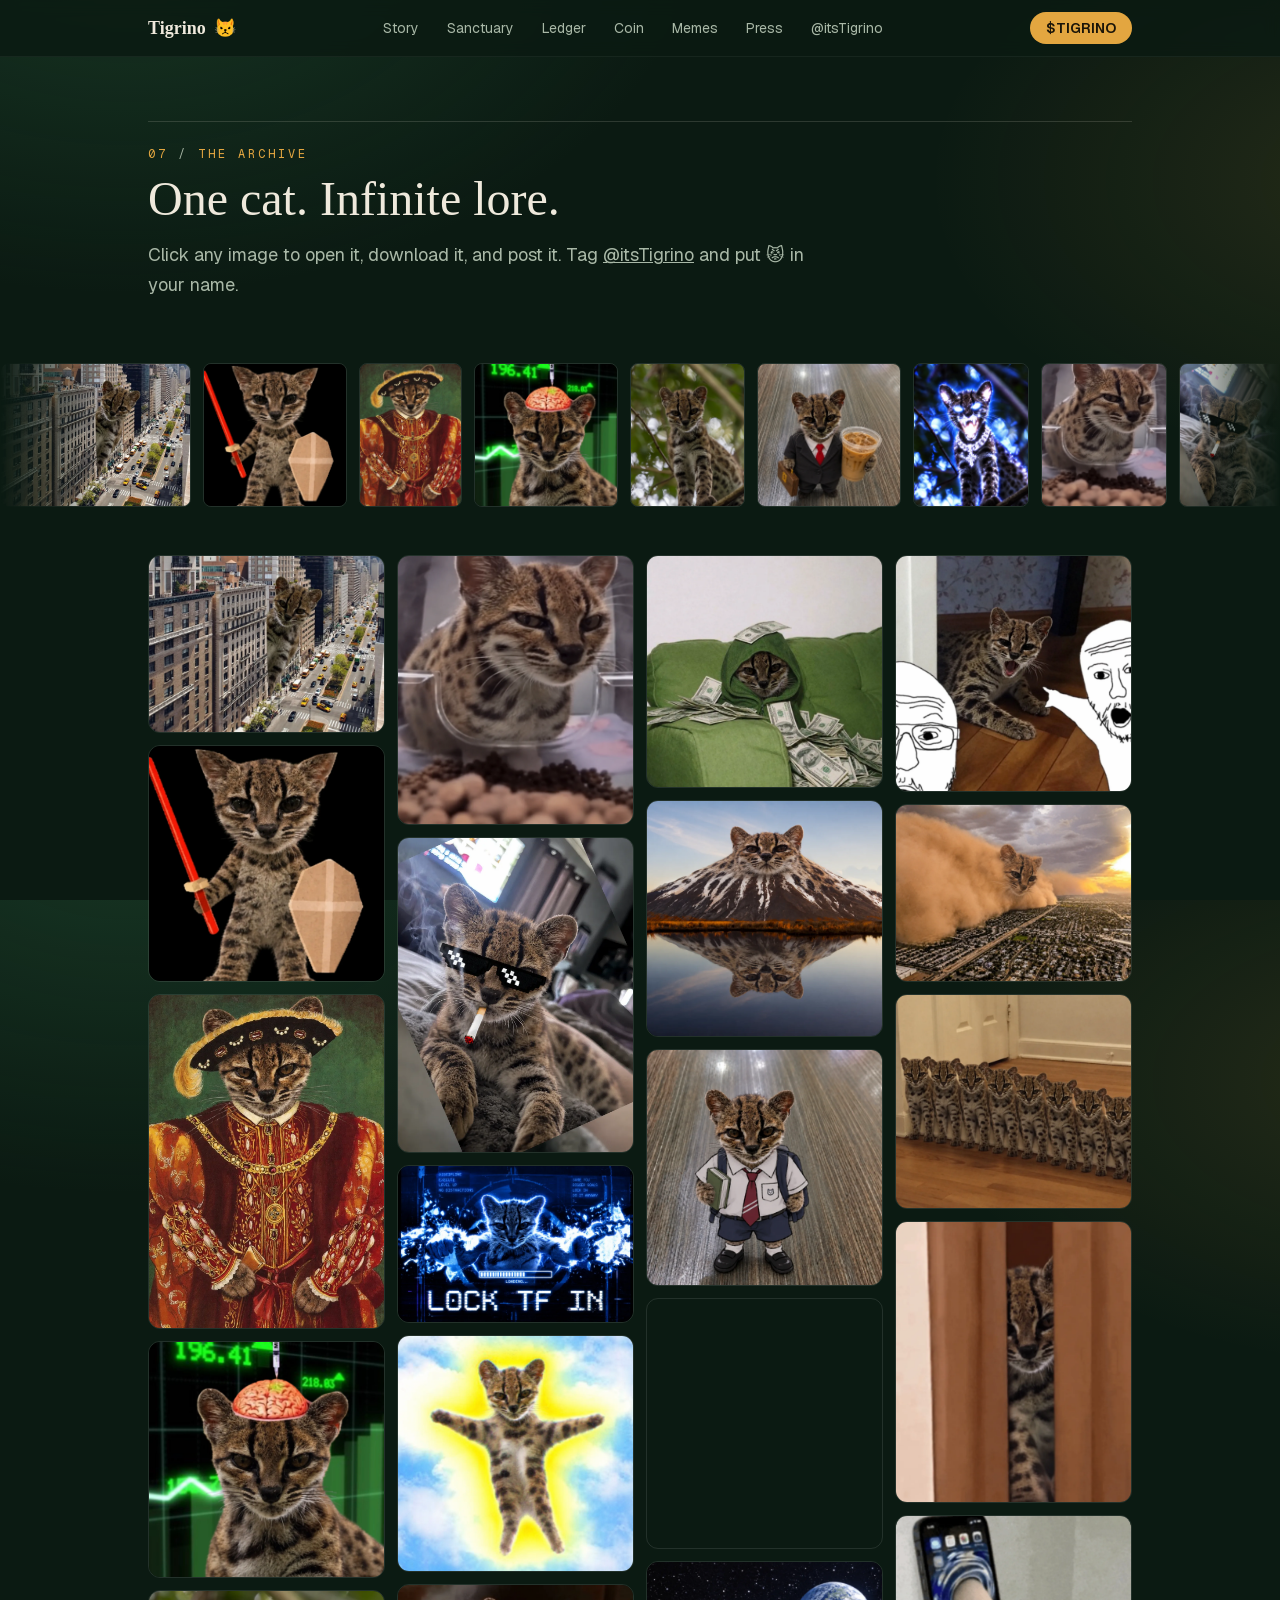
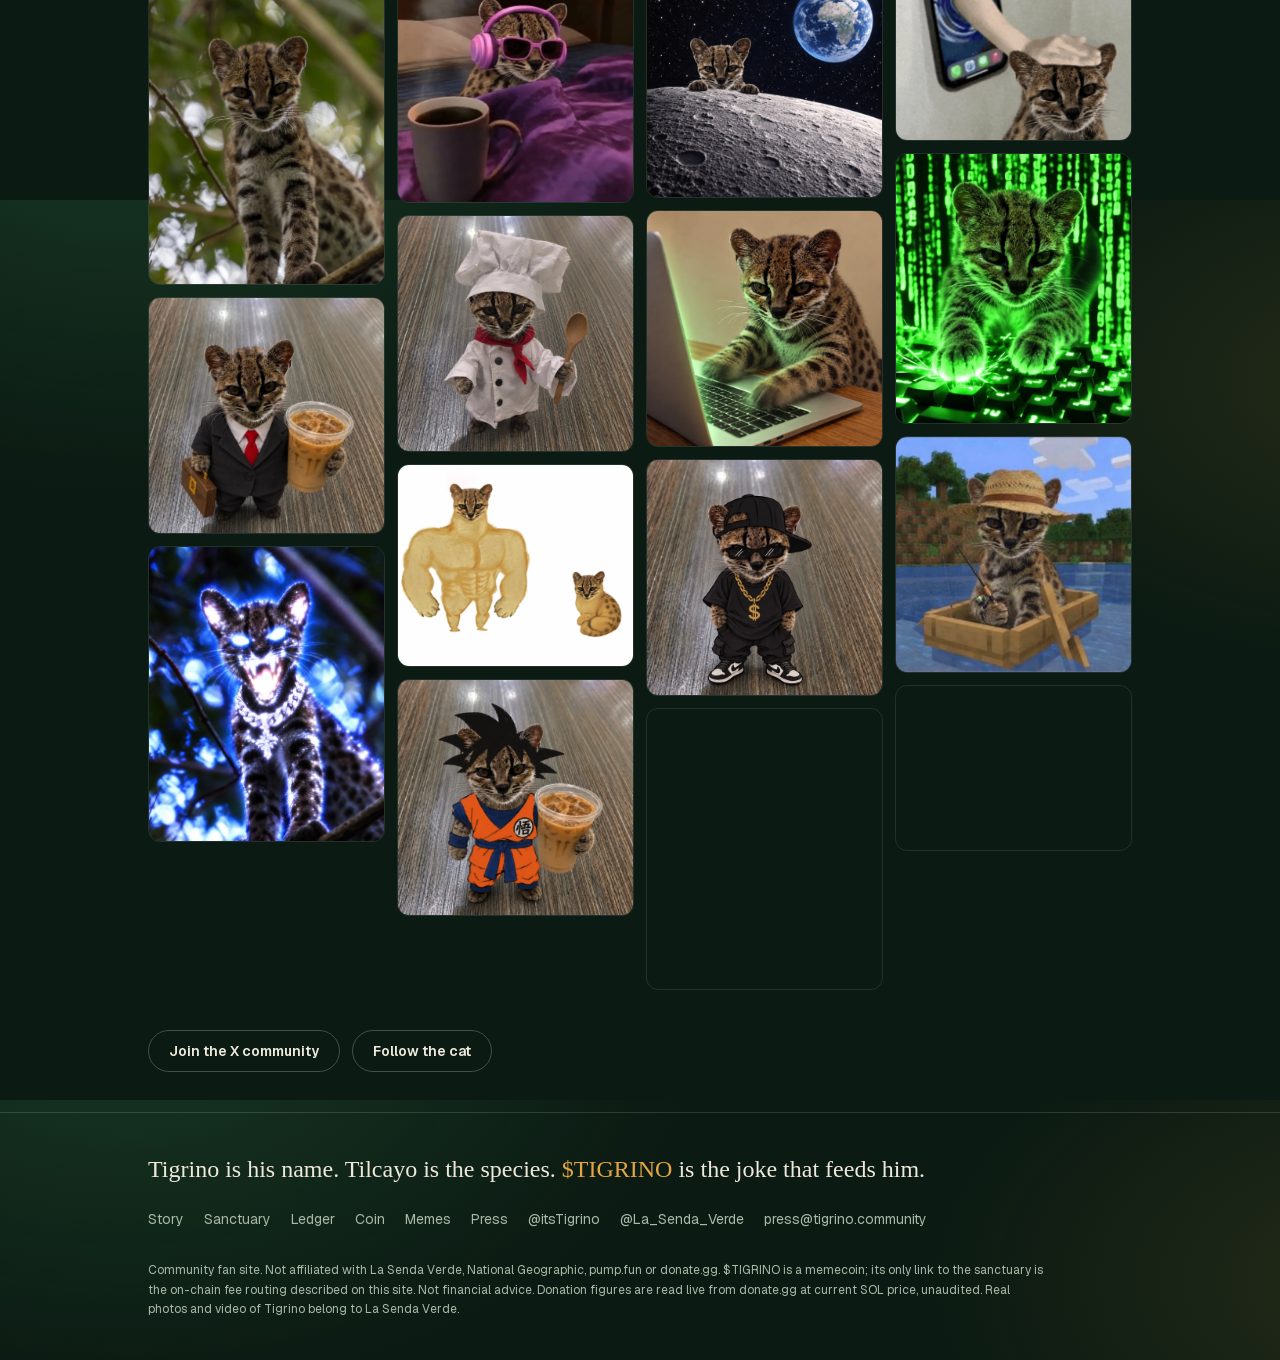
<file: tigrino.community/memes/index.html>
<!DOCTYPE html><html data-dpl-id="dpl_EFvhZJnBF9C1j1PEc9VMqQgK4kQN" lang="en" class="geist_a71539c9-module__T19VSG__variable geist_mono_8d43a2aa-module__8Li5zG__variable fraunces_c5f41878-module__6OiOuW__variable h-full antialiased"><head><meta charSet="utf-8"/><meta name="viewport" content="width=device-width, initial-scale=1"/><link rel="preload" href="../_next/static/immutable/media/54fc36028e2bb174-s.p.1h6pn64pmfi2q.woff2" as="font" crossorigin="" type="font/woff2"/><link rel="preload" href="../_next/static/immutable/media/797e433ab948586e-s.p.1v5bejj26fx9h.woff2" as="font" crossorigin="" type="font/woff2"/><link rel="preload" href="../_next/static/immutable/media/caa3a2e1cccd8315-s.p.0zr6hhvz-h9nw.woff2" as="font" crossorigin="" type="font/woff2"/><link rel="stylesheet" href="../_next/static/immutable/chunks/1w2ll5czy3h4t.css" data-precedence="next"/><title>Meme wall · Tigrino</title><meta name="description" content="Thirty-one Tigrino memes by the community. Free to download and post. Tag @itsTigrino."/><meta name="keywords" content="Tigrino,Tigrino cat,tilcayo,tilcayo cat,Leopardus tilcayo,new cat species,new cat species 2026,first new cat species in 100 years,Bolivia cat species,Yungas tiger cat,La Senda Verde,Senda Verde sanctuary,TIGRINO token,$TIGRINO,Tigrino donations"/><meta name="robots" content="index, follow"/><meta name="googlebot" content="index, follow, max-image-preview:large, max-snippet:-1"/><meta name="category" content="animals"/><link rel="canonical" href="../memes/index.html"/><meta property="og:title" content="Tigrino: the Leopardus tilcayo in Bolivia&#x27;s sanctuary, the new cat species"/><meta property="og:description" content="Tigrino, the only confirmed living Leopardus tilcayo, the first new cat species in 100 years. La Senda Verde sanctuary, Bolivia. $100K+ donated by the $TIGRINO community, live counter."/><meta property="og:url" content="https://tigrino.community"/><meta property="og:site_name" content="Tigrino"/><meta property="og:locale" content="en_US"/><meta property="og:image" content="https://tigrino.community/img/sanctuary_thankyou.jpg"/><meta property="og:image:width" content="960"/><meta property="og:image:height" content="1280"/><meta property="og:image:alt" content="Tigrino, the Leopardus tilcayo at La Senda Verde, with his keeper at La Senda Verde sanctuary"/><meta property="og:type" content="website"/><meta name="twitter:card" content="summary_large_image"/><meta name="twitter:site" content="@itsTigrino"/><meta name="twitter:creator" content="@itsTigrino"/><meta name="twitter:title" content="Tigrino: the Leopardus tilcayo in Bolivia&#x27;s sanctuary, the new cat species"/><meta name="twitter:description" content="Tigrino, the only confirmed living Leopardus tilcayo, the first new cat species in 100 years. La Senda Verde sanctuary, Bolivia. $100K+ donated by the $TIGRINO community, live counter."/><meta name="twitter:image" content="https://tigrino.community/img/sanctuary_thankyou.jpg"/><link rel="icon" href="../favicon.ico" sizes="64x64" type="image/x-icon"/><link rel="icon" href="../icon.png" sizes="512x512" type="image/png"/><link rel="apple-touch-icon" href="../apple-icon.png" sizes="180x180" type="image/png"/><meta name="next-size-adjust" content=""/></head><body class="min-h-full flex flex-col"><div hidden=""><!--$--><!--/$--></div><main class="flex-1"><header class="sticky top-0 z-30 border-b border-white/5 bg-background/85 backdrop-blur"><nav class="mx-auto flex max-w-5xl items-center justify-between gap-3 px-5 py-3 text-sm"><a class="serif text-lg font-semibold text-sand" href="../index.html">Tigrino <span aria-hidden="true" class="ml-1">😾</span></a><div class="hidden gap-7 text-muted md:flex"><a class="hover:text-sand" href="../index.html#story">Story</a><a class="hover:text-sand" href="../sanctuary/index.html">Sanctuary</a><a class="hover:text-sand" href="../index.html#ledger">Ledger</a><a class="hover:text-sand" href="../index.html#coin">Coin</a><a class="hover:text-sand" href="../memes/index.html">Memes</a><a class="hover:text-sand" href="../press/index.html">Press</a><a href="https://x.com/itsTigrino" target="_blank" rel="noopener noreferrer" class="hover:text-sand">@itsTigrino</a></div><div class="flex items-center gap-2"><a href="https://pump.fun/coin/91ryaCo5yGpYZM3bs6GUPs97VWJQj7RozBmqPULgpump" target="_blank" rel="noopener noreferrer" class="rounded-full bg-amber px-4 py-1.5 font-semibold text-[#1a1408] hover:bg-amber-soft">$TIGRINO</a><div class="md:hidden"><button aria-label="Menu" class="flex h-9 w-9 items-center justify-center rounded-full border border-white/10 text-sand"><div class="space-y-1.5"><span class="block h-0.5 w-4 bg-current transition "></span><span class="block h-0.5 w-4 bg-current transition "></span><span class="block h-0.5 w-4 bg-current transition "></span></div></button></div></div></nav></header><section class="mx-auto max-w-5xl px-5 pt-10 sm:pt-16"><div class="mb-10 border-t border-sand/15 pt-6 sm:mb-14"><p class="font-mono text-xs uppercase tracking-[0.25em] text-amber">07<!-- --> <span class="text-muted">/</span> <!-- -->The archive</p><h2 class="serif mt-3 max-w-3xl text-3xl font-medium leading-[1.05] text-sand sm:text-5xl">One cat. Infinite lore.</h2><p class="mt-4 max-w-2xl text-base leading-relaxed text-muted sm:text-lg">Click any image to open it, download it, and post it. Tag <a class="underline hover:text-sand" href="https://x.com/itsTigrino" target="_blank" rel="noopener noreferrer">@itsTigrino</a> and put 😾 in your name.</p></div></section><div class="marquee-mask overflow-hidden py-2"><div class="marquee flex w-max gap-3"><img alt="Bigger than the city" loading="lazy" width="1200" height="900" decoding="async" data-nimg="1" class="h-28 w-auto rounded-lg border border-white/10 object-cover sm:h-36" style="color:transparent" sizes="200px" srcSet="../gallery/00.webp 32w, ../gallery/00.webp 48w, ../gallery/00.webp 64w, ../gallery/00.webp 96w, ../gallery/00.webp 128w, ../gallery/00.webp 256w, ../gallery/00.webp 384w, ../gallery/00.webp 640w, ../gallery/00.webp 750w, ../gallery/00.webp 828w, ../gallery/00.webp 1080w, ../gallery/00.webp 1200w, ../gallery/00.webp 1920w, ../gallery/00.webp 2048w, ../gallery/00.webp 3840w" src="../gallery/00.webp"/><img alt="Small but armed" loading="lazy" width="1200" height="1200" decoding="async" data-nimg="1" class="h-28 w-auto rounded-lg border border-white/10 object-cover sm:h-36" style="color:transparent" sizes="200px" srcSet="../gallery/01.webp 32w, ../gallery/01.webp 48w, ../gallery/01.webp 64w, ../gallery/01.webp 96w, ../gallery/01.webp 128w, ../gallery/01.webp 256w, ../gallery/01.webp 384w, ../gallery/01.webp 640w, ../gallery/01.webp 750w, ../gallery/01.webp 828w, ../gallery/01.webp 1080w, ../gallery/01.webp 1200w, ../gallery/01.webp 1920w, ../gallery/01.webp 2048w, ../gallery/01.webp 3840w" src="../gallery/01.webp"/><img alt="His Meowjesty" loading="lazy" width="848" height="1200" decoding="async" data-nimg="1" class="h-28 w-auto rounded-lg border border-white/10 object-cover sm:h-36" style="color:transparent" sizes="200px" srcSet="../gallery/02.webp 32w, ../gallery/02.webp 48w, ../gallery/02.webp 64w, ../gallery/02.webp 96w, ../gallery/02.webp 128w, ../gallery/02.webp 256w, ../gallery/02.webp 384w, ../gallery/02.webp 640w, ../gallery/02.webp 750w, ../gallery/02.webp 828w, ../gallery/02.webp 1080w, ../gallery/02.webp 1200w, ../gallery/02.webp 1920w, ../gallery/02.webp 2048w, ../gallery/02.webp 3840w" src="../gallery/02.webp"/><img alt="Galaxy brain" loading="lazy" width="1200" height="1200" decoding="async" data-nimg="1" class="h-28 w-auto rounded-lg border border-white/10 object-cover sm:h-36" style="color:transparent" sizes="200px" srcSet="../gallery/03.webp 32w, ../gallery/03.webp 48w, ../gallery/03.webp 64w, ../gallery/03.webp 96w, ../gallery/03.webp 128w, ../gallery/03.webp 256w, ../gallery/03.webp 384w, ../gallery/03.webp 640w, ../gallery/03.webp 750w, ../gallery/03.webp 828w, ../gallery/03.webp 1080w, ../gallery/03.webp 1200w, ../gallery/03.webp 1920w, ../gallery/03.webp 2048w, ../gallery/03.webp 3840w" src="../gallery/03.webp"/><img alt="The real one" loading="lazy" width="960" height="1200" decoding="async" data-nimg="1" class="h-28 w-auto rounded-lg border border-white/10 object-cover sm:h-36" style="color:transparent" sizes="200px" srcSet="../gallery/04.webp 32w, ../gallery/04.webp 48w, ../gallery/04.webp 64w, ../gallery/04.webp 96w, ../gallery/04.webp 128w, ../gallery/04.webp 256w, ../gallery/04.webp 384w, ../gallery/04.webp 640w, ../gallery/04.webp 750w, ../gallery/04.webp 828w, ../gallery/04.webp 1080w, ../gallery/04.webp 1200w, ../gallery/04.webp 1920w, ../gallery/04.webp 2048w, ../gallery/04.webp 3840w" src="../gallery/04.webp"/><img alt="Off to work" loading="lazy" width="1200" height="1200" decoding="async" data-nimg="1" class="h-28 w-auto rounded-lg border border-white/10 object-cover sm:h-36" style="color:transparent" sizes="200px" srcSet="../gallery/05.webp 32w, ../gallery/05.webp 48w, ../gallery/05.webp 64w, ../gallery/05.webp 96w, ../gallery/05.webp 128w, ../gallery/05.webp 256w, ../gallery/05.webp 384w, ../gallery/05.webp 640w, ../gallery/05.webp 750w, ../gallery/05.webp 828w, ../gallery/05.webp 1080w, ../gallery/05.webp 1200w, ../gallery/05.webp 1920w, ../gallery/05.webp 2048w, ../gallery/05.webp 3840w" src="../gallery/05.webp"/><img alt="Ascended" loading="lazy" width="959" height="1200" decoding="async" data-nimg="1" class="h-28 w-auto rounded-lg border border-white/10 object-cover sm:h-36" style="color:transparent" sizes="200px" srcSet="../gallery/06.webp 32w, ../gallery/06.webp 48w, ../gallery/06.webp 64w, ../gallery/06.webp 96w, ../gallery/06.webp 128w, ../gallery/06.webp 256w, ../gallery/06.webp 384w, ../gallery/06.webp 640w, ../gallery/06.webp 750w, ../gallery/06.webp 828w, ../gallery/06.webp 1080w, ../gallery/06.webp 1200w, ../gallery/06.webp 1920w, ../gallery/06.webp 2048w, ../gallery/06.webp 3840w" src="../gallery/06.webp"/><img alt="Fed" loading="lazy" width="1051" height="1200" decoding="async" data-nimg="1" class="h-28 w-auto rounded-lg border border-white/10 object-cover sm:h-36" style="color:transparent" sizes="200px" srcSet="../gallery/07.webp 32w, ../gallery/07.webp 48w, ../gallery/07.webp 64w, ../gallery/07.webp 96w, ../gallery/07.webp 128w, ../gallery/07.webp 256w, ../gallery/07.webp 384w, ../gallery/07.webp 640w, ../gallery/07.webp 750w, ../gallery/07.webp 828w, ../gallery/07.webp 1080w, ../gallery/07.webp 1200w, ../gallery/07.webp 1920w, ../gallery/07.webp 2048w, ../gallery/07.webp 3840w" src="../gallery/07.webp"/><img alt="Thug life" loading="lazy" width="900" height="1200" decoding="async" data-nimg="1" class="h-28 w-auto rounded-lg border border-white/10 object-cover sm:h-36" style="color:transparent" sizes="200px" srcSet="../gallery/08.webp 32w, ../gallery/08.webp 48w, ../gallery/08.webp 64w, ../gallery/08.webp 96w, ../gallery/08.webp 128w, ../gallery/08.webp 256w, ../gallery/08.webp 384w, ../gallery/08.webp 640w, ../gallery/08.webp 750w, ../gallery/08.webp 828w, ../gallery/08.webp 1080w, ../gallery/08.webp 1200w, ../gallery/08.webp 1920w, ../gallery/08.webp 2048w, ../gallery/08.webp 3840w" src="../gallery/08.webp"/><img alt="Lock tf in" loading="lazy" width="1200" height="800" decoding="async" data-nimg="1" class="h-28 w-auto rounded-lg border border-white/10 object-cover sm:h-36" style="color:transparent" sizes="200px" srcSet="../gallery/09.webp 32w, ../gallery/09.webp 48w, ../gallery/09.webp 64w, ../gallery/09.webp 96w, ../gallery/09.webp 128w, ../gallery/09.webp 256w, ../gallery/09.webp 384w, ../gallery/09.webp 640w, ../gallery/09.webp 750w, ../gallery/09.webp 828w, ../gallery/09.webp 1080w, ../gallery/09.webp 1200w, ../gallery/09.webp 1920w, ../gallery/09.webp 2048w, ../gallery/09.webp 3840w" src="../gallery/09.webp"/><img alt="Enlightened" loading="lazy" width="1200" height="1200" decoding="async" data-nimg="1" class="h-28 w-auto rounded-lg border border-white/10 object-cover sm:h-36" style="color:transparent" sizes="200px" srcSet="../gallery/10.webp 32w, ../gallery/10.webp 48w, ../gallery/10.webp 64w, ../gallery/10.webp 96w, ../gallery/10.webp 128w, ../gallery/10.webp 256w, ../gallery/10.webp 384w, ../gallery/10.webp 640w, ../gallery/10.webp 750w, ../gallery/10.webp 828w, ../gallery/10.webp 1080w, ../gallery/10.webp 1200w, ../gallery/10.webp 1920w, ../gallery/10.webp 2048w, ../gallery/10.webp 3840w" src="../gallery/10.webp"/><img alt="Comfy" loading="lazy" width="1200" height="1105" decoding="async" data-nimg="1" class="h-28 w-auto rounded-lg border border-white/10 object-cover sm:h-36" style="color:transparent" sizes="200px" srcSet="../gallery/11.webp 32w, ../gallery/11.webp 48w, ../gallery/11.webp 64w, ../gallery/11.webp 96w, ../gallery/11.webp 128w, ../gallery/11.webp 256w, ../gallery/11.webp 384w, ../gallery/11.webp 640w, ../gallery/11.webp 750w, ../gallery/11.webp 828w, ../gallery/11.webp 1080w, ../gallery/11.webp 1200w, ../gallery/11.webp 1920w, ../gallery/11.webp 2048w, ../gallery/11.webp 3840w" src="../gallery/11.webp"/><img alt="Cooking" loading="lazy" width="1200" height="1200" decoding="async" data-nimg="1" class="h-28 w-auto rounded-lg border border-white/10 object-cover sm:h-36" style="color:transparent" sizes="200px" srcSet="../gallery/12.webp 32w, ../gallery/12.webp 48w, ../gallery/12.webp 64w, ../gallery/12.webp 96w, ../gallery/12.webp 128w, ../gallery/12.webp 256w, ../gallery/12.webp 384w, ../gallery/12.webp 640w, ../gallery/12.webp 750w, ../gallery/12.webp 828w, ../gallery/12.webp 1080w, ../gallery/12.webp 1200w, ../gallery/12.webp 1920w, ../gallery/12.webp 2048w, ../gallery/12.webp 3840w" src="../gallery/12.webp"/><img alt="1.4M years of evolution" loading="lazy" width="1200" height="1027" decoding="async" data-nimg="1" class="h-28 w-auto rounded-lg border border-white/10 object-cover sm:h-36" style="color:transparent" sizes="200px" srcSet="../gallery/13.webp 32w, ../gallery/13.webp 48w, ../gallery/13.webp 64w, ../gallery/13.webp 96w, ../gallery/13.webp 128w, ../gallery/13.webp 256w, ../gallery/13.webp 384w, ../gallery/13.webp 640w, ../gallery/13.webp 750w, ../gallery/13.webp 828w, ../gallery/13.webp 1080w, ../gallery/13.webp 1200w, ../gallery/13.webp 1920w, ../gallery/13.webp 2048w, ../gallery/13.webp 3840w" src="../gallery/13.webp"/><img alt="Power level" loading="lazy" width="1200" height="1200" decoding="async" data-nimg="1" class="h-28 w-auto rounded-lg border border-white/10 object-cover sm:h-36" style="color:transparent" sizes="200px" srcSet="../gallery/14.webp 32w, ../gallery/14.webp 48w, ../gallery/14.webp 64w, ../gallery/14.webp 96w, ../gallery/14.webp 128w, ../gallery/14.webp 256w, ../gallery/14.webp 384w, ../gallery/14.webp 640w, ../gallery/14.webp 750w, ../gallery/14.webp 828w, ../gallery/14.webp 1080w, ../gallery/14.webp 1200w, ../gallery/14.webp 1920w, ../gallery/14.webp 2048w, ../gallery/14.webp 3840w" src="../gallery/14.webp"/><img alt="Sanctuary funding" loading="lazy" width="1200" height="1180" decoding="async" data-nimg="1" class="h-28 w-auto rounded-lg border border-white/10 object-cover sm:h-36" style="color:transparent" sizes="200px" srcSet="../gallery/15.webp 32w, ../gallery/15.webp 48w, ../gallery/15.webp 64w, ../gallery/15.webp 96w, ../gallery/15.webp 128w, ../gallery/15.webp 256w, ../gallery/15.webp 384w, ../gallery/15.webp 640w, ../gallery/15.webp 750w, ../gallery/15.webp 828w, ../gallery/15.webp 1080w, ../gallery/15.webp 1200w, ../gallery/15.webp 1920w, ../gallery/15.webp 2048w, ../gallery/15.webp 3840w" src="../gallery/15.webp"/><img alt="Monument" loading="lazy" width="1200" height="1200" decoding="async" data-nimg="1" class="h-28 w-auto rounded-lg border border-white/10 object-cover sm:h-36" style="color:transparent" sizes="200px" srcSet="../gallery/16.webp 32w, ../gallery/16.webp 48w, ../gallery/16.webp 64w, ../gallery/16.webp 96w, ../gallery/16.webp 128w, ../gallery/16.webp 256w, ../gallery/16.webp 384w, ../gallery/16.webp 640w, ../gallery/16.webp 750w, ../gallery/16.webp 828w, ../gallery/16.webp 1080w, ../gallery/16.webp 1200w, ../gallery/16.webp 1920w, ../gallery/16.webp 2048w, ../gallery/16.webp 3840w" src="../gallery/16.webp"/><img alt="First day of school" loading="lazy" width="1200" height="1200" decoding="async" data-nimg="1" class="h-28 w-auto rounded-lg border border-white/10 object-cover sm:h-36" style="color:transparent" sizes="200px" srcSet="../gallery/17.webp 32w, ../gallery/17.webp 48w, ../gallery/17.webp 64w, ../gallery/17.webp 96w, ../gallery/17.webp 128w, ../gallery/17.webp 256w, ../gallery/17.webp 384w, ../gallery/17.webp 640w, ../gallery/17.webp 750w, ../gallery/17.webp 828w, ../gallery/17.webp 1080w, ../gallery/17.webp 1200w, ../gallery/17.webp 1920w, ../gallery/17.webp 2048w, ../gallery/17.webp 3840w" src="../gallery/17.webp"/><img alt="Wanted: the only one" loading="lazy" width="1132" height="1200" decoding="async" data-nimg="1" class="h-28 w-auto rounded-lg border border-white/10 object-cover sm:h-36" style="color:transparent" sizes="200px" srcSet="../gallery/18.webp 32w, ../gallery/18.webp 48w, ../gallery/18.webp 64w, ../gallery/18.webp 96w, ../gallery/18.webp 128w, ../gallery/18.webp 256w, ../gallery/18.webp 384w, ../gallery/18.webp 640w, ../gallery/18.webp 750w, ../gallery/18.webp 828w, ../gallery/18.webp 1080w, ../gallery/18.webp 1200w, ../gallery/18.webp 1920w, ../gallery/18.webp 2048w, ../gallery/18.webp 3840w" src="../gallery/18.webp"/><img alt="Moon" loading="lazy" width="1200" height="1200" decoding="async" data-nimg="1" class="h-28 w-auto rounded-lg border border-white/10 object-cover sm:h-36" style="color:transparent" sizes="200px" srcSet="../gallery/19.webp 32w, ../gallery/19.webp 48w, ../gallery/19.webp 64w, ../gallery/19.webp 96w, ../gallery/19.webp 128w, ../gallery/19.webp 256w, ../gallery/19.webp 384w, ../gallery/19.webp 640w, ../gallery/19.webp 750w, ../gallery/19.webp 828w, ../gallery/19.webp 1080w, ../gallery/19.webp 1200w, ../gallery/19.webp 1920w, ../gallery/19.webp 2048w, ../gallery/19.webp 3840w" src="../gallery/19.webp"/><img alt="Checking the chart" loading="lazy" width="1200" height="1200" decoding="async" data-nimg="1" class="h-28 w-auto rounded-lg border border-white/10 object-cover sm:h-36" style="color:transparent" sizes="200px" srcSet="../gallery/20.webp 32w, ../gallery/20.webp 48w, ../gallery/20.webp 64w, ../gallery/20.webp 96w, ../gallery/20.webp 128w, ../gallery/20.webp 256w, ../gallery/20.webp 384w, ../gallery/20.webp 640w, ../gallery/20.webp 750w, ../gallery/20.webp 828w, ../gallery/20.webp 1080w, ../gallery/20.webp 1200w, ../gallery/20.webp 1920w, ../gallery/20.webp 2048w, ../gallery/20.webp 3840w" src="../gallery/20.webp"/><img alt="Drip" loading="lazy" width="1200" height="1200" decoding="async" data-nimg="1" class="h-28 w-auto rounded-lg border border-white/10 object-cover sm:h-36" style="color:transparent" sizes="200px" srcSet="../gallery/21.webp 32w, ../gallery/21.webp 48w, ../gallery/21.webp 64w, ../gallery/21.webp 96w, ../gallery/21.webp 128w, ../gallery/21.webp 256w, ../gallery/21.webp 384w, ../gallery/21.webp 640w, ../gallery/21.webp 750w, ../gallery/21.webp 828w, ../gallery/21.webp 1080w, ../gallery/21.webp 1200w, ../gallery/21.webp 1920w, ../gallery/21.webp 2048w, ../gallery/21.webp 3840w" src="../gallery/21.webp"/><img alt="Family" loading="lazy" width="1007" height="1200" decoding="async" data-nimg="1" class="h-28 w-auto rounded-lg border border-white/10 object-cover sm:h-36" style="color:transparent" sizes="200px" srcSet="../gallery/22.webp 32w, ../gallery/22.webp 48w, ../gallery/22.webp 64w, ../gallery/22.webp 96w, ../gallery/22.webp 128w, ../gallery/22.webp 256w, ../gallery/22.webp 384w, ../gallery/22.webp 640w, ../gallery/22.webp 750w, ../gallery/22.webp 828w, ../gallery/22.webp 1080w, ../gallery/22.webp 1200w, ../gallery/22.webp 1920w, ../gallery/22.webp 2048w, ../gallery/22.webp 3840w" src="../gallery/22.webp"/><img alt="Chat, is this real?" loading="lazy" width="1200" height="1200" decoding="async" data-nimg="1" class="h-28 w-auto rounded-lg border border-white/10 object-cover sm:h-36" style="color:transparent" sizes="200px" srcSet="../gallery/23.webp 32w, ../gallery/23.webp 48w, ../gallery/23.webp 64w, ../gallery/23.webp 96w, ../gallery/23.webp 128w, ../gallery/23.webp 256w, ../gallery/23.webp 384w, ../gallery/23.webp 640w, ../gallery/23.webp 750w, ../gallery/23.webp 828w, ../gallery/23.webp 1080w, ../gallery/23.webp 1200w, ../gallery/23.webp 1920w, ../gallery/23.webp 2048w, ../gallery/23.webp 3840w" src="../gallery/23.webp"/><img alt="Incoming" loading="lazy" width="1200" height="900" decoding="async" data-nimg="1" class="h-28 w-auto rounded-lg border border-white/10 object-cover sm:h-36" style="color:transparent" sizes="200px" srcSet="../gallery/24.webp 32w, ../gallery/24.webp 48w, ../gallery/24.webp 64w, ../gallery/24.webp 96w, ../gallery/24.webp 128w, ../gallery/24.webp 256w, ../gallery/24.webp 384w, ../gallery/24.webp 640w, ../gallery/24.webp 750w, ../gallery/24.webp 828w, ../gallery/24.webp 1080w, ../gallery/24.webp 1200w, ../gallery/24.webp 1920w, ../gallery/24.webp 2048w, ../gallery/24.webp 3840w" src="../gallery/24.webp"/><img alt="One species, many memes" loading="lazy" width="1200" height="1088" decoding="async" data-nimg="1" class="h-28 w-auto rounded-lg border border-white/10 object-cover sm:h-36" style="color:transparent" sizes="200px" srcSet="../gallery/25.webp 32w, ../gallery/25.webp 48w, ../gallery/25.webp 64w, ../gallery/25.webp 96w, ../gallery/25.webp 128w, ../gallery/25.webp 256w, ../gallery/25.webp 384w, ../gallery/25.webp 640w, ../gallery/25.webp 750w, ../gallery/25.webp 828w, ../gallery/25.webp 1080w, ../gallery/25.webp 1200w, ../gallery/25.webp 1920w, ../gallery/25.webp 2048w, ../gallery/25.webp 3840w" src="../gallery/25.webp"/><img alt="Peeking" loading="lazy" width="1007" height="1200" decoding="async" data-nimg="1" class="h-28 w-auto rounded-lg border border-white/10 object-cover sm:h-36" style="color:transparent" sizes="200px" srcSet="../gallery/26.webp 32w, ../gallery/26.webp 48w, ../gallery/26.webp 64w, ../gallery/26.webp 96w, ../gallery/26.webp 128w, ../gallery/26.webp 256w, ../gallery/26.webp 384w, ../gallery/26.webp 640w, ../gallery/26.webp 750w, ../gallery/26.webp 828w, ../gallery/26.webp 1080w, ../gallery/26.webp 1200w, ../gallery/26.webp 1920w, ../gallery/26.webp 2048w, ../gallery/26.webp 3840w" src="../gallery/26.webp"/><img alt="Pet him through the screen" loading="lazy" width="1200" height="1143" decoding="async" data-nimg="1" class="h-28 w-auto rounded-lg border border-white/10 object-cover sm:h-36" style="color:transparent" sizes="200px" srcSet="../gallery/27.webp 32w, ../gallery/27.webp 48w, ../gallery/27.webp 64w, ../gallery/27.webp 96w, ../gallery/27.webp 128w, ../gallery/27.webp 256w, ../gallery/27.webp 384w, ../gallery/27.webp 640w, ../gallery/27.webp 750w, ../gallery/27.webp 828w, ../gallery/27.webp 1080w, ../gallery/27.webp 1200w, ../gallery/27.webp 1920w, ../gallery/27.webp 2048w, ../gallery/27.webp 3840w" src="../gallery/27.webp"/><img alt="Hacker" loading="lazy" width="1050" height="1200" decoding="async" data-nimg="1" class="h-28 w-auto rounded-lg border border-white/10 object-cover sm:h-36" style="color:transparent" sizes="200px" srcSet="../gallery/28.webp 32w, ../gallery/28.webp 48w, ../gallery/28.webp 64w, ../gallery/28.webp 96w, ../gallery/28.webp 128w, ../gallery/28.webp 256w, ../gallery/28.webp 384w, ../gallery/28.webp 640w, ../gallery/28.webp 750w, ../gallery/28.webp 828w, ../gallery/28.webp 1080w, ../gallery/28.webp 1200w, ../gallery/28.webp 1920w, ../gallery/28.webp 2048w, ../gallery/28.webp 3840w" src="../gallery/28.webp"/><img alt="Gone fishing" loading="lazy" width="1200" height="1200" decoding="async" data-nimg="1" class="h-28 w-auto rounded-lg border border-white/10 object-cover sm:h-36" style="color:transparent" sizes="200px" srcSet="../gallery/29.webp 32w, ../gallery/29.webp 48w, ../gallery/29.webp 64w, ../gallery/29.webp 96w, ../gallery/29.webp 128w, ../gallery/29.webp 256w, ../gallery/29.webp 384w, ../gallery/29.webp 640w, ../gallery/29.webp 750w, ../gallery/29.webp 828w, ../gallery/29.webp 1080w, ../gallery/29.webp 1200w, ../gallery/29.webp 1920w, ../gallery/29.webp 2048w, ../gallery/29.webp 3840w" src="../gallery/29.webp"/><img alt="Kaiju" loading="lazy" width="1200" height="841" decoding="async" data-nimg="1" class="h-28 w-auto rounded-lg border border-white/10 object-cover sm:h-36" style="color:transparent" sizes="200px" srcSet="../gallery/30.webp 32w, ../gallery/30.webp 48w, ../gallery/30.webp 64w, ../gallery/30.webp 96w, ../gallery/30.webp 128w, ../gallery/30.webp 256w, ../gallery/30.webp 384w, ../gallery/30.webp 640w, ../gallery/30.webp 750w, ../gallery/30.webp 828w, ../gallery/30.webp 1080w, ../gallery/30.webp 1200w, ../gallery/30.webp 1920w, ../gallery/30.webp 2048w, ../gallery/30.webp 3840w" src="../gallery/30.webp"/><img alt="Bigger than the city" loading="lazy" width="1200" height="900" decoding="async" data-nimg="1" class="h-28 w-auto rounded-lg border border-white/10 object-cover sm:h-36" style="color:transparent" sizes="200px" srcSet="../gallery/00.webp 32w, ../gallery/00.webp 48w, ../gallery/00.webp 64w, ../gallery/00.webp 96w, ../gallery/00.webp 128w, ../gallery/00.webp 256w, ../gallery/00.webp 384w, ../gallery/00.webp 640w, ../gallery/00.webp 750w, ../gallery/00.webp 828w, ../gallery/00.webp 1080w, ../gallery/00.webp 1200w, ../gallery/00.webp 1920w, ../gallery/00.webp 2048w, ../gallery/00.webp 3840w" src="../gallery/00.webp"/><img alt="Small but armed" loading="lazy" width="1200" height="1200" decoding="async" data-nimg="1" class="h-28 w-auto rounded-lg border border-white/10 object-cover sm:h-36" style="color:transparent" sizes="200px" srcSet="../gallery/01.webp 32w, ../gallery/01.webp 48w, ../gallery/01.webp 64w, ../gallery/01.webp 96w, ../gallery/01.webp 128w, ../gallery/01.webp 256w, ../gallery/01.webp 384w, ../gallery/01.webp 640w, ../gallery/01.webp 750w, ../gallery/01.webp 828w, ../gallery/01.webp 1080w, ../gallery/01.webp 1200w, ../gallery/01.webp 1920w, ../gallery/01.webp 2048w, ../gallery/01.webp 3840w" src="../gallery/01.webp"/><img alt="His Meowjesty" loading="lazy" width="848" height="1200" decoding="async" data-nimg="1" class="h-28 w-auto rounded-lg border border-white/10 object-cover sm:h-36" style="color:transparent" sizes="200px" srcSet="../gallery/02.webp 32w, ../gallery/02.webp 48w, ../gallery/02.webp 64w, ../gallery/02.webp 96w, ../gallery/02.webp 128w, ../gallery/02.webp 256w, ../gallery/02.webp 384w, ../gallery/02.webp 640w, ../gallery/02.webp 750w, ../gallery/02.webp 828w, ../gallery/02.webp 1080w, ../gallery/02.webp 1200w, ../gallery/02.webp 1920w, ../gallery/02.webp 2048w, ../gallery/02.webp 3840w" src="../gallery/02.webp"/><img alt="Galaxy brain" loading="lazy" width="1200" height="1200" decoding="async" data-nimg="1" class="h-28 w-auto rounded-lg border border-white/10 object-cover sm:h-36" style="color:transparent" sizes="200px" srcSet="../gallery/03.webp 32w, ../gallery/03.webp 48w, ../gallery/03.webp 64w, ../gallery/03.webp 96w, ../gallery/03.webp 128w, ../gallery/03.webp 256w, ../gallery/03.webp 384w, ../gallery/03.webp 640w, ../gallery/03.webp 750w, ../gallery/03.webp 828w, ../gallery/03.webp 1080w, ../gallery/03.webp 1200w, ../gallery/03.webp 1920w, ../gallery/03.webp 2048w, ../gallery/03.webp 3840w" src="../gallery/03.webp"/><img alt="The real one" loading="lazy" width="960" height="1200" decoding="async" data-nimg="1" class="h-28 w-auto rounded-lg border border-white/10 object-cover sm:h-36" style="color:transparent" sizes="200px" srcSet="../gallery/04.webp 32w, ../gallery/04.webp 48w, ../gallery/04.webp 64w, ../gallery/04.webp 96w, ../gallery/04.webp 128w, ../gallery/04.webp 256w, ../gallery/04.webp 384w, ../gallery/04.webp 640w, ../gallery/04.webp 750w, ../gallery/04.webp 828w, ../gallery/04.webp 1080w, ../gallery/04.webp 1200w, ../gallery/04.webp 1920w, ../gallery/04.webp 2048w, ../gallery/04.webp 3840w" src="../gallery/04.webp"/><img alt="Off to work" loading="lazy" width="1200" height="1200" decoding="async" data-nimg="1" class="h-28 w-auto rounded-lg border border-white/10 object-cover sm:h-36" style="color:transparent" sizes="200px" srcSet="../gallery/05.webp 32w, ../gallery/05.webp 48w, ../gallery/05.webp 64w, ../gallery/05.webp 96w, ../gallery/05.webp 128w, ../gallery/05.webp 256w, ../gallery/05.webp 384w, ../gallery/05.webp 640w, ../gallery/05.webp 750w, ../gallery/05.webp 828w, ../gallery/05.webp 1080w, ../gallery/05.webp 1200w, ../gallery/05.webp 1920w, ../gallery/05.webp 2048w, ../gallery/05.webp 3840w" src="../gallery/05.webp"/><img alt="Ascended" loading="lazy" width="959" height="1200" decoding="async" data-nimg="1" class="h-28 w-auto rounded-lg border border-white/10 object-cover sm:h-36" style="color:transparent" sizes="200px" srcSet="../gallery/06.webp 32w, ../gallery/06.webp 48w, ../gallery/06.webp 64w, ../gallery/06.webp 96w, ../gallery/06.webp 128w, ../gallery/06.webp 256w, ../gallery/06.webp 384w, ../gallery/06.webp 640w, ../gallery/06.webp 750w, ../gallery/06.webp 828w, ../gallery/06.webp 1080w, ../gallery/06.webp 1200w, ../gallery/06.webp 1920w, ../gallery/06.webp 2048w, ../gallery/06.webp 3840w" src="../gallery/06.webp"/><img alt="Fed" loading="lazy" width="1051" height="1200" decoding="async" data-nimg="1" class="h-28 w-auto rounded-lg border border-white/10 object-cover sm:h-36" style="color:transparent" sizes="200px" srcSet="../gallery/07.webp 32w, ../gallery/07.webp 48w, ../gallery/07.webp 64w, ../gallery/07.webp 96w, ../gallery/07.webp 128w, ../gallery/07.webp 256w, ../gallery/07.webp 384w, ../gallery/07.webp 640w, ../gallery/07.webp 750w, ../gallery/07.webp 828w, ../gallery/07.webp 1080w, ../gallery/07.webp 1200w, ../gallery/07.webp 1920w, ../gallery/07.webp 2048w, ../gallery/07.webp 3840w" src="../gallery/07.webp"/><img alt="Thug life" loading="lazy" width="900" height="1200" decoding="async" data-nimg="1" class="h-28 w-auto rounded-lg border border-white/10 object-cover sm:h-36" style="color:transparent" sizes="200px" srcSet="../gallery/08.webp 32w, ../gallery/08.webp 48w, ../gallery/08.webp 64w, ../gallery/08.webp 96w, ../gallery/08.webp 128w, ../gallery/08.webp 256w, ../gallery/08.webp 384w, ../gallery/08.webp 640w, ../gallery/08.webp 750w, ../gallery/08.webp 828w, ../gallery/08.webp 1080w, ../gallery/08.webp 1200w, ../gallery/08.webp 1920w, ../gallery/08.webp 2048w, ../gallery/08.webp 3840w" src="../gallery/08.webp"/><img alt="Lock tf in" loading="lazy" width="1200" height="800" decoding="async" data-nimg="1" class="h-28 w-auto rounded-lg border border-white/10 object-cover sm:h-36" style="color:transparent" sizes="200px" srcSet="../gallery/09.webp 32w, ../gallery/09.webp 48w, ../gallery/09.webp 64w, ../gallery/09.webp 96w, ../gallery/09.webp 128w, ../gallery/09.webp 256w, ../gallery/09.webp 384w, ../gallery/09.webp 640w, ../gallery/09.webp 750w, ../gallery/09.webp 828w, ../gallery/09.webp 1080w, ../gallery/09.webp 1200w, ../gallery/09.webp 1920w, ../gallery/09.webp 2048w, ../gallery/09.webp 3840w" src="../gallery/09.webp"/><img alt="Enlightened" loading="lazy" width="1200" height="1200" decoding="async" data-nimg="1" class="h-28 w-auto rounded-lg border border-white/10 object-cover sm:h-36" style="color:transparent" sizes="200px" srcSet="../gallery/10.webp 32w, ../gallery/10.webp 48w, ../gallery/10.webp 64w, ../gallery/10.webp 96w, ../gallery/10.webp 128w, ../gallery/10.webp 256w, ../gallery/10.webp 384w, ../gallery/10.webp 640w, ../gallery/10.webp 750w, ../gallery/10.webp 828w, ../gallery/10.webp 1080w, ../gallery/10.webp 1200w, ../gallery/10.webp 1920w, ../gallery/10.webp 2048w, ../gallery/10.webp 3840w" src="../gallery/10.webp"/><img alt="Comfy" loading="lazy" width="1200" height="1105" decoding="async" data-nimg="1" class="h-28 w-auto rounded-lg border border-white/10 object-cover sm:h-36" style="color:transparent" sizes="200px" srcSet="../gallery/11.webp 32w, ../gallery/11.webp 48w, ../gallery/11.webp 64w, ../gallery/11.webp 96w, ../gallery/11.webp 128w, ../gallery/11.webp 256w, ../gallery/11.webp 384w, ../gallery/11.webp 640w, ../gallery/11.webp 750w, ../gallery/11.webp 828w, ../gallery/11.webp 1080w, ../gallery/11.webp 1200w, ../gallery/11.webp 1920w, ../gallery/11.webp 2048w, ../gallery/11.webp 3840w" src="../gallery/11.webp"/><img alt="Cooking" loading="lazy" width="1200" height="1200" decoding="async" data-nimg="1" class="h-28 w-auto rounded-lg border border-white/10 object-cover sm:h-36" style="color:transparent" sizes="200px" srcSet="../gallery/12.webp 32w, ../gallery/12.webp 48w, ../gallery/12.webp 64w, ../gallery/12.webp 96w, ../gallery/12.webp 128w, ../gallery/12.webp 256w, ../gallery/12.webp 384w, ../gallery/12.webp 640w, ../gallery/12.webp 750w, ../gallery/12.webp 828w, ../gallery/12.webp 1080w, ../gallery/12.webp 1200w, ../gallery/12.webp 1920w, ../gallery/12.webp 2048w, ../gallery/12.webp 3840w" src="../gallery/12.webp"/><img alt="1.4M years of evolution" loading="lazy" width="1200" height="1027" decoding="async" data-nimg="1" class="h-28 w-auto rounded-lg border border-white/10 object-cover sm:h-36" style="color:transparent" sizes="200px" srcSet="../gallery/13.webp 32w, ../gallery/13.webp 48w, ../gallery/13.webp 64w, ../gallery/13.webp 96w, ../gallery/13.webp 128w, ../gallery/13.webp 256w, ../gallery/13.webp 384w, ../gallery/13.webp 640w, ../gallery/13.webp 750w, ../gallery/13.webp 828w, ../gallery/13.webp 1080w, ../gallery/13.webp 1200w, ../gallery/13.webp 1920w, ../gallery/13.webp 2048w, ../gallery/13.webp 3840w" src="../gallery/13.webp"/><img alt="Power level" loading="lazy" width="1200" height="1200" decoding="async" data-nimg="1" class="h-28 w-auto rounded-lg border border-white/10 object-cover sm:h-36" style="color:transparent" sizes="200px" srcSet="../gallery/14.webp 32w, ../gallery/14.webp 48w, ../gallery/14.webp 64w, ../gallery/14.webp 96w, ../gallery/14.webp 128w, ../gallery/14.webp 256w, ../gallery/14.webp 384w, ../gallery/14.webp 640w, ../gallery/14.webp 750w, ../gallery/14.webp 828w, ../gallery/14.webp 1080w, ../gallery/14.webp 1200w, ../gallery/14.webp 1920w, ../gallery/14.webp 2048w, ../gallery/14.webp 3840w" src="../gallery/14.webp"/><img alt="Sanctuary funding" loading="lazy" width="1200" height="1180" decoding="async" data-nimg="1" class="h-28 w-auto rounded-lg border border-white/10 object-cover sm:h-36" style="color:transparent" sizes="200px" srcSet="../gallery/15.webp 32w, ../gallery/15.webp 48w, ../gallery/15.webp 64w, ../gallery/15.webp 96w, ../gallery/15.webp 128w, ../gallery/15.webp 256w, ../gallery/15.webp 384w, ../gallery/15.webp 640w, ../gallery/15.webp 750w, ../gallery/15.webp 828w, ../gallery/15.webp 1080w, ../gallery/15.webp 1200w, ../gallery/15.webp 1920w, ../gallery/15.webp 2048w, ../gallery/15.webp 3840w" src="../gallery/15.webp"/><img alt="Monument" loading="lazy" width="1200" height="1200" decoding="async" data-nimg="1" class="h-28 w-auto rounded-lg border border-white/10 object-cover sm:h-36" style="color:transparent" sizes="200px" srcSet="../gallery/16.webp 32w, ../gallery/16.webp 48w, ../gallery/16.webp 64w, ../gallery/16.webp 96w, ../gallery/16.webp 128w, ../gallery/16.webp 256w, ../gallery/16.webp 384w, ../gallery/16.webp 640w, ../gallery/16.webp 750w, ../gallery/16.webp 828w, ../gallery/16.webp 1080w, ../gallery/16.webp 1200w, ../gallery/16.webp 1920w, ../gallery/16.webp 2048w, ../gallery/16.webp 3840w" src="../gallery/16.webp"/><img alt="First day of school" loading="lazy" width="1200" height="1200" decoding="async" data-nimg="1" class="h-28 w-auto rounded-lg border border-white/10 object-cover sm:h-36" style="color:transparent" sizes="200px" srcSet="../gallery/17.webp 32w, ../gallery/17.webp 48w, ../gallery/17.webp 64w, ../gallery/17.webp 96w, ../gallery/17.webp 128w, ../gallery/17.webp 256w, ../gallery/17.webp 384w, ../gallery/17.webp 640w, ../gallery/17.webp 750w, ../gallery/17.webp 828w, ../gallery/17.webp 1080w, ../gallery/17.webp 1200w, ../gallery/17.webp 1920w, ../gallery/17.webp 2048w, ../gallery/17.webp 3840w" src="../gallery/17.webp"/><img alt="Wanted: the only one" loading="lazy" width="1132" height="1200" decoding="async" data-nimg="1" class="h-28 w-auto rounded-lg border border-white/10 object-cover sm:h-36" style="color:transparent" sizes="200px" srcSet="../gallery/18.webp 32w, ../gallery/18.webp 48w, ../gallery/18.webp 64w, ../gallery/18.webp 96w, ../gallery/18.webp 128w, ../gallery/18.webp 256w, ../gallery/18.webp 384w, ../gallery/18.webp 640w, ../gallery/18.webp 750w, ../gallery/18.webp 828w, ../gallery/18.webp 1080w, ../gallery/18.webp 1200w, ../gallery/18.webp 1920w, ../gallery/18.webp 2048w, ../gallery/18.webp 3840w" src="../gallery/18.webp"/><img alt="Moon" loading="lazy" width="1200" height="1200" decoding="async" data-nimg="1" class="h-28 w-auto rounded-lg border border-white/10 object-cover sm:h-36" style="color:transparent" sizes="200px" srcSet="../gallery/19.webp 32w, ../gallery/19.webp 48w, ../gallery/19.webp 64w, ../gallery/19.webp 96w, ../gallery/19.webp 128w, ../gallery/19.webp 256w, ../gallery/19.webp 384w, ../gallery/19.webp 640w, ../gallery/19.webp 750w, ../gallery/19.webp 828w, ../gallery/19.webp 1080w, ../gallery/19.webp 1200w, ../gallery/19.webp 1920w, ../gallery/19.webp 2048w, ../gallery/19.webp 3840w" src="../gallery/19.webp"/><img alt="Checking the chart" loading="lazy" width="1200" height="1200" decoding="async" data-nimg="1" class="h-28 w-auto rounded-lg border border-white/10 object-cover sm:h-36" style="color:transparent" sizes="200px" srcSet="../gallery/20.webp 32w, ../gallery/20.webp 48w, ../gallery/20.webp 64w, ../gallery/20.webp 96w, ../gallery/20.webp 128w, ../gallery/20.webp 256w, ../gallery/20.webp 384w, ../gallery/20.webp 640w, ../gallery/20.webp 750w, ../gallery/20.webp 828w, ../gallery/20.webp 1080w, ../gallery/20.webp 1200w, ../gallery/20.webp 1920w, ../gallery/20.webp 2048w, ../gallery/20.webp 3840w" src="../gallery/20.webp"/><img alt="Drip" loading="lazy" width="1200" height="1200" decoding="async" data-nimg="1" class="h-28 w-auto rounded-lg border border-white/10 object-cover sm:h-36" style="color:transparent" sizes="200px" srcSet="../gallery/21.webp 32w, ../gallery/21.webp 48w, ../gallery/21.webp 64w, ../gallery/21.webp 96w, ../gallery/21.webp 128w, ../gallery/21.webp 256w, ../gallery/21.webp 384w, ../gallery/21.webp 640w, ../gallery/21.webp 750w, ../gallery/21.webp 828w, ../gallery/21.webp 1080w, ../gallery/21.webp 1200w, ../gallery/21.webp 1920w, ../gallery/21.webp 2048w, ../gallery/21.webp 3840w" src="../gallery/21.webp"/><img alt="Family" loading="lazy" width="1007" height="1200" decoding="async" data-nimg="1" class="h-28 w-auto rounded-lg border border-white/10 object-cover sm:h-36" style="color:transparent" sizes="200px" srcSet="../gallery/22.webp 32w, ../gallery/22.webp 48w, ../gallery/22.webp 64w, ../gallery/22.webp 96w, ../gallery/22.webp 128w, ../gallery/22.webp 256w, ../gallery/22.webp 384w, ../gallery/22.webp 640w, ../gallery/22.webp 750w, ../gallery/22.webp 828w, ../gallery/22.webp 1080w, ../gallery/22.webp 1200w, ../gallery/22.webp 1920w, ../gallery/22.webp 2048w, ../gallery/22.webp 3840w" src="../gallery/22.webp"/><img alt="Chat, is this real?" loading="lazy" width="1200" height="1200" decoding="async" data-nimg="1" class="h-28 w-auto rounded-lg border border-white/10 object-cover sm:h-36" style="color:transparent" sizes="200px" srcSet="../gallery/23.webp 32w, ../gallery/23.webp 48w, ../gallery/23.webp 64w, ../gallery/23.webp 96w, ../gallery/23.webp 128w, ../gallery/23.webp 256w, ../gallery/23.webp 384w, ../gallery/23.webp 640w, ../gallery/23.webp 750w, ../gallery/23.webp 828w, ../gallery/23.webp 1080w, ../gallery/23.webp 1200w, ../gallery/23.webp 1920w, ../gallery/23.webp 2048w, ../gallery/23.webp 3840w" src="../gallery/23.webp"/><img alt="Incoming" loading="lazy" width="1200" height="900" decoding="async" data-nimg="1" class="h-28 w-auto rounded-lg border border-white/10 object-cover sm:h-36" style="color:transparent" sizes="200px" srcSet="../gallery/24.webp 32w, ../gallery/24.webp 48w, ../gallery/24.webp 64w, ../gallery/24.webp 96w, ../gallery/24.webp 128w, ../gallery/24.webp 256w, ../gallery/24.webp 384w, ../gallery/24.webp 640w, ../gallery/24.webp 750w, ../gallery/24.webp 828w, ../gallery/24.webp 1080w, ../gallery/24.webp 1200w, ../gallery/24.webp 1920w, ../gallery/24.webp 2048w, ../gallery/24.webp 3840w" src="../gallery/24.webp"/><img alt="One species, many memes" loading="lazy" width="1200" height="1088" decoding="async" data-nimg="1" class="h-28 w-auto rounded-lg border border-white/10 object-cover sm:h-36" style="color:transparent" sizes="200px" srcSet="../gallery/25.webp 32w, ../gallery/25.webp 48w, ../gallery/25.webp 64w, ../gallery/25.webp 96w, ../gallery/25.webp 128w, ../gallery/25.webp 256w, ../gallery/25.webp 384w, ../gallery/25.webp 640w, ../gallery/25.webp 750w, ../gallery/25.webp 828w, ../gallery/25.webp 1080w, ../gallery/25.webp 1200w, ../gallery/25.webp 1920w, ../gallery/25.webp 2048w, ../gallery/25.webp 3840w" src="../gallery/25.webp"/><img alt="Peeking" loading="lazy" width="1007" height="1200" decoding="async" data-nimg="1" class="h-28 w-auto rounded-lg border border-white/10 object-cover sm:h-36" style="color:transparent" sizes="200px" srcSet="../gallery/26.webp 32w, ../gallery/26.webp 48w, ../gallery/26.webp 64w, ../gallery/26.webp 96w, ../gallery/26.webp 128w, ../gallery/26.webp 256w, ../gallery/26.webp 384w, ../gallery/26.webp 640w, ../gallery/26.webp 750w, ../gallery/26.webp 828w, ../gallery/26.webp 1080w, ../gallery/26.webp 1200w, ../gallery/26.webp 1920w, ../gallery/26.webp 2048w, ../gallery/26.webp 3840w" src="../gallery/26.webp"/><img alt="Pet him through the screen" loading="lazy" width="1200" height="1143" decoding="async" data-nimg="1" class="h-28 w-auto rounded-lg border border-white/10 object-cover sm:h-36" style="color:transparent" sizes="200px" srcSet="../gallery/27.webp 32w, ../gallery/27.webp 48w, ../gallery/27.webp 64w, ../gallery/27.webp 96w, ../gallery/27.webp 128w, ../gallery/27.webp 256w, ../gallery/27.webp 384w, ../gallery/27.webp 640w, ../gallery/27.webp 750w, ../gallery/27.webp 828w, ../gallery/27.webp 1080w, ../gallery/27.webp 1200w, ../gallery/27.webp 1920w, ../gallery/27.webp 2048w, ../gallery/27.webp 3840w" src="../gallery/27.webp"/><img alt="Hacker" loading="lazy" width="1050" height="1200" decoding="async" data-nimg="1" class="h-28 w-auto rounded-lg border border-white/10 object-cover sm:h-36" style="color:transparent" sizes="200px" srcSet="../gallery/28.webp 32w, ../gallery/28.webp 48w, ../gallery/28.webp 64w, ../gallery/28.webp 96w, ../gallery/28.webp 128w, ../gallery/28.webp 256w, ../gallery/28.webp 384w, ../gallery/28.webp 640w, ../gallery/28.webp 750w, ../gallery/28.webp 828w, ../gallery/28.webp 1080w, ../gallery/28.webp 1200w, ../gallery/28.webp 1920w, ../gallery/28.webp 2048w, ../gallery/28.webp 3840w" src="../gallery/28.webp"/><img alt="Gone fishing" loading="lazy" width="1200" height="1200" decoding="async" data-nimg="1" class="h-28 w-auto rounded-lg border border-white/10 object-cover sm:h-36" style="color:transparent" sizes="200px" srcSet="../gallery/29.webp 32w, ../gallery/29.webp 48w, ../gallery/29.webp 64w, ../gallery/29.webp 96w, ../gallery/29.webp 128w, ../gallery/29.webp 256w, ../gallery/29.webp 384w, ../gallery/29.webp 640w, ../gallery/29.webp 750w, ../gallery/29.webp 828w, ../gallery/29.webp 1080w, ../gallery/29.webp 1200w, ../gallery/29.webp 1920w, ../gallery/29.webp 2048w, ../gallery/29.webp 3840w" src="../gallery/29.webp"/><img alt="Kaiju" loading="lazy" width="1200" height="841" decoding="async" data-nimg="1" class="h-28 w-auto rounded-lg border border-white/10 object-cover sm:h-36" style="color:transparent" sizes="200px" srcSet="../gallery/30.webp 32w, ../gallery/30.webp 48w, ../gallery/30.webp 64w, ../gallery/30.webp 96w, ../gallery/30.webp 128w, ../gallery/30.webp 256w, ../gallery/30.webp 384w, ../gallery/30.webp 640w, ../gallery/30.webp 750w, ../gallery/30.webp 828w, ../gallery/30.webp 1080w, ../gallery/30.webp 1200w, ../gallery/30.webp 1920w, ../gallery/30.webp 2048w, ../gallery/30.webp 3840w" src="../gallery/30.webp"/></div></div><section class="mx-auto max-w-5xl px-5 py-10"><div class="columns-2 gap-3 sm:columns-3 lg:columns-4"><button class="group relative mb-3 block w-full overflow-hidden rounded-xl border border-white/10 text-left"><img alt="Bigger than the city" loading="lazy" width="1200" height="900" decoding="async" data-nimg="1" class="w-full transition group-hover:scale-[1.03]" style="color:transparent" sizes="(max-width: 640px) 50vw, 25vw" srcSet="../gallery/00.webp 256w, ../gallery/00.webp 384w, ../gallery/00.webp 640w, ../gallery/00.webp 750w, ../gallery/00.webp 828w, ../gallery/00.webp 1080w, ../gallery/00.webp 1200w, ../gallery/00.webp 1920w, ../gallery/00.webp 2048w, ../gallery/00.webp 3840w" src="../gallery/00.webp"/><span class="absolute inset-x-0 bottom-0 bg-gradient-to-t from-black/80 to-transparent px-3 pb-2 pt-8 text-xs text-sand opacity-0 transition group-hover:opacity-100">Bigger than the city</span></button><button class="group relative mb-3 block w-full overflow-hidden rounded-xl border border-white/10 text-left"><img alt="Small but armed" loading="lazy" width="1200" height="1200" decoding="async" data-nimg="1" class="w-full transition group-hover:scale-[1.03]" style="color:transparent" sizes="(max-width: 640px) 50vw, 25vw" srcSet="../gallery/01.webp 256w, ../gallery/01.webp 384w, ../gallery/01.webp 640w, ../gallery/01.webp 750w, ../gallery/01.webp 828w, ../gallery/01.webp 1080w, ../gallery/01.webp 1200w, ../gallery/01.webp 1920w, ../gallery/01.webp 2048w, ../gallery/01.webp 3840w" src="../gallery/01.webp"/><span class="absolute inset-x-0 bottom-0 bg-gradient-to-t from-black/80 to-transparent px-3 pb-2 pt-8 text-xs text-sand opacity-0 transition group-hover:opacity-100">Small but armed</span></button><button class="group relative mb-3 block w-full overflow-hidden rounded-xl border border-white/10 text-left"><img alt="His Meowjesty" loading="lazy" width="848" height="1200" decoding="async" data-nimg="1" class="w-full transition group-hover:scale-[1.03]" style="color:transparent" sizes="(max-width: 640px) 50vw, 25vw" srcSet="../gallery/02.webp 256w, ../gallery/02.webp 384w, ../gallery/02.webp 640w, ../gallery/02.webp 750w, ../gallery/02.webp 828w, ../gallery/02.webp 1080w, ../gallery/02.webp 1200w, ../gallery/02.webp 1920w, ../gallery/02.webp 2048w, ../gallery/02.webp 3840w" src="../gallery/02.webp"/><span class="absolute inset-x-0 bottom-0 bg-gradient-to-t from-black/80 to-transparent px-3 pb-2 pt-8 text-xs text-sand opacity-0 transition group-hover:opacity-100">His Meowjesty</span></button><button class="group relative mb-3 block w-full overflow-hidden rounded-xl border border-white/10 text-left"><img alt="Galaxy brain" loading="lazy" width="1200" height="1200" decoding="async" data-nimg="1" class="w-full transition group-hover:scale-[1.03]" style="color:transparent" sizes="(max-width: 640px) 50vw, 25vw" srcSet="../gallery/03.webp 256w, ../gallery/03.webp 384w, ../gallery/03.webp 640w, ../gallery/03.webp 750w, ../gallery/03.webp 828w, ../gallery/03.webp 1080w, ../gallery/03.webp 1200w, ../gallery/03.webp 1920w, ../gallery/03.webp 2048w, ../gallery/03.webp 3840w" src="../gallery/03.webp"/><span class="absolute inset-x-0 bottom-0 bg-gradient-to-t from-black/80 to-transparent px-3 pb-2 pt-8 text-xs text-sand opacity-0 transition group-hover:opacity-100">Galaxy brain</span></button><button class="group relative mb-3 block w-full overflow-hidden rounded-xl border border-white/10 text-left"><img alt="The real one" loading="lazy" width="960" height="1200" decoding="async" data-nimg="1" class="w-full transition group-hover:scale-[1.03]" style="color:transparent" sizes="(max-width: 640px) 50vw, 25vw" srcSet="../gallery/04.webp 256w, ../gallery/04.webp 384w, ../gallery/04.webp 640w, ../gallery/04.webp 750w, ../gallery/04.webp 828w, ../gallery/04.webp 1080w, ../gallery/04.webp 1200w, ../gallery/04.webp 1920w, ../gallery/04.webp 2048w, ../gallery/04.webp 3840w" src="../gallery/04.webp"/><span class="absolute inset-x-0 bottom-0 bg-gradient-to-t from-black/80 to-transparent px-3 pb-2 pt-8 text-xs text-sand opacity-0 transition group-hover:opacity-100">The real one</span></button><button class="group relative mb-3 block w-full overflow-hidden rounded-xl border border-white/10 text-left"><img alt="Off to work" loading="lazy" width="1200" height="1200" decoding="async" data-nimg="1" class="w-full transition group-hover:scale-[1.03]" style="color:transparent" sizes="(max-width: 640px) 50vw, 25vw" srcSet="../gallery/05.webp 256w, ../gallery/05.webp 384w, ../gallery/05.webp 640w, ../gallery/05.webp 750w, ../gallery/05.webp 828w, ../gallery/05.webp 1080w, ../gallery/05.webp 1200w, ../gallery/05.webp 1920w, ../gallery/05.webp 2048w, ../gallery/05.webp 3840w" src="../gallery/05.webp"/><span class="absolute inset-x-0 bottom-0 bg-gradient-to-t from-black/80 to-transparent px-3 pb-2 pt-8 text-xs text-sand opacity-0 transition group-hover:opacity-100">Off to work</span></button><button class="group relative mb-3 block w-full overflow-hidden rounded-xl border border-white/10 text-left"><img alt="Ascended" loading="lazy" width="959" height="1200" decoding="async" data-nimg="1" class="w-full transition group-hover:scale-[1.03]" style="color:transparent" sizes="(max-width: 640px) 50vw, 25vw" srcSet="../gallery/06.webp 256w, ../gallery/06.webp 384w, ../gallery/06.webp 640w, ../gallery/06.webp 750w, ../gallery/06.webp 828w, ../gallery/06.webp 1080w, ../gallery/06.webp 1200w, ../gallery/06.webp 1920w, ../gallery/06.webp 2048w, ../gallery/06.webp 3840w" src="../gallery/06.webp"/><span class="absolute inset-x-0 bottom-0 bg-gradient-to-t from-black/80 to-transparent px-3 pb-2 pt-8 text-xs text-sand opacity-0 transition group-hover:opacity-100">Ascended</span></button><button class="group relative mb-3 block w-full overflow-hidden rounded-xl border border-white/10 text-left"><img alt="Fed" loading="lazy" width="1051" height="1200" decoding="async" data-nimg="1" class="w-full transition group-hover:scale-[1.03]" style="color:transparent" sizes="(max-width: 640px) 50vw, 25vw" srcSet="../gallery/07.webp 256w, ../gallery/07.webp 384w, ../gallery/07.webp 640w, ../gallery/07.webp 750w, ../gallery/07.webp 828w, ../gallery/07.webp 1080w, ../gallery/07.webp 1200w, ../gallery/07.webp 1920w, ../gallery/07.webp 2048w, ../gallery/07.webp 3840w" src="../gallery/07.webp"/><span class="absolute inset-x-0 bottom-0 bg-gradient-to-t from-black/80 to-transparent px-3 pb-2 pt-8 text-xs text-sand opacity-0 transition group-hover:opacity-100">Fed</span></button><button class="group relative mb-3 block w-full overflow-hidden rounded-xl border border-white/10 text-left"><img alt="Thug life" loading="lazy" width="900" height="1200" decoding="async" data-nimg="1" class="w-full transition group-hover:scale-[1.03]" style="color:transparent" sizes="(max-width: 640px) 50vw, 25vw" srcSet="../gallery/08.webp 256w, ../gallery/08.webp 384w, ../gallery/08.webp 640w, ../gallery/08.webp 750w, ../gallery/08.webp 828w, ../gallery/08.webp 1080w, ../gallery/08.webp 1200w, ../gallery/08.webp 1920w, ../gallery/08.webp 2048w, ../gallery/08.webp 3840w" src="../gallery/08.webp"/><span class="absolute inset-x-0 bottom-0 bg-gradient-to-t from-black/80 to-transparent px-3 pb-2 pt-8 text-xs text-sand opacity-0 transition group-hover:opacity-100">Thug life</span></button><button class="group relative mb-3 block w-full overflow-hidden rounded-xl border border-white/10 text-left"><img alt="Lock tf in" loading="lazy" width="1200" height="800" decoding="async" data-nimg="1" class="w-full transition group-hover:scale-[1.03]" style="color:transparent" sizes="(max-width: 640px) 50vw, 25vw" srcSet="../gallery/09.webp 256w, ../gallery/09.webp 384w, ../gallery/09.webp 640w, ../gallery/09.webp 750w, ../gallery/09.webp 828w, ../gallery/09.webp 1080w, ../gallery/09.webp 1200w, ../gallery/09.webp 1920w, ../gallery/09.webp 2048w, ../gallery/09.webp 3840w" src="../gallery/09.webp"/><span class="absolute inset-x-0 bottom-0 bg-gradient-to-t from-black/80 to-transparent px-3 pb-2 pt-8 text-xs text-sand opacity-0 transition group-hover:opacity-100">Lock tf in</span></button><button class="group relative mb-3 block w-full overflow-hidden rounded-xl border border-white/10 text-left"><img alt="Enlightened" loading="lazy" width="1200" height="1200" decoding="async" data-nimg="1" class="w-full transition group-hover:scale-[1.03]" style="color:transparent" sizes="(max-width: 640px) 50vw, 25vw" srcSet="../gallery/10.webp 256w, ../gallery/10.webp 384w, ../gallery/10.webp 640w, ../gallery/10.webp 750w, ../gallery/10.webp 828w, ../gallery/10.webp 1080w, ../gallery/10.webp 1200w, ../gallery/10.webp 1920w, ../gallery/10.webp 2048w, ../gallery/10.webp 3840w" src="../gallery/10.webp"/><span class="absolute inset-x-0 bottom-0 bg-gradient-to-t from-black/80 to-transparent px-3 pb-2 pt-8 text-xs text-sand opacity-0 transition group-hover:opacity-100">Enlightened</span></button><button class="group relative mb-3 block w-full overflow-hidden rounded-xl border border-white/10 text-left"><img alt="Comfy" loading="lazy" width="1200" height="1105" decoding="async" data-nimg="1" class="w-full transition group-hover:scale-[1.03]" style="color:transparent" sizes="(max-width: 640px) 50vw, 25vw" srcSet="../gallery/11.webp 256w, ../gallery/11.webp 384w, ../gallery/11.webp 640w, ../gallery/11.webp 750w, ../gallery/11.webp 828w, ../gallery/11.webp 1080w, ../gallery/11.webp 1200w, ../gallery/11.webp 1920w, ../gallery/11.webp 2048w, ../gallery/11.webp 3840w" src="../gallery/11.webp"/><span class="absolute inset-x-0 bottom-0 bg-gradient-to-t from-black/80 to-transparent px-3 pb-2 pt-8 text-xs text-sand opacity-0 transition group-hover:opacity-100">Comfy</span></button><button class="group relative mb-3 block w-full overflow-hidden rounded-xl border border-white/10 text-left"><img alt="Cooking" loading="lazy" width="1200" height="1200" decoding="async" data-nimg="1" class="w-full transition group-hover:scale-[1.03]" style="color:transparent" sizes="(max-width: 640px) 50vw, 25vw" srcSet="../gallery/12.webp 256w, ../gallery/12.webp 384w, ../gallery/12.webp 640w, ../gallery/12.webp 750w, ../gallery/12.webp 828w, ../gallery/12.webp 1080w, ../gallery/12.webp 1200w, ../gallery/12.webp 1920w, ../gallery/12.webp 2048w, ../gallery/12.webp 3840w" src="../gallery/12.webp"/><span class="absolute inset-x-0 bottom-0 bg-gradient-to-t from-black/80 to-transparent px-3 pb-2 pt-8 text-xs text-sand opacity-0 transition group-hover:opacity-100">Cooking</span></button><button class="group relative mb-3 block w-full overflow-hidden rounded-xl border border-white/10 text-left"><img alt="1.4M years of evolution" loading="lazy" width="1200" height="1027" decoding="async" data-nimg="1" class="w-full transition group-hover:scale-[1.03]" style="color:transparent" sizes="(max-width: 640px) 50vw, 25vw" srcSet="../gallery/13.webp 256w, ../gallery/13.webp 384w, ../gallery/13.webp 640w, ../gallery/13.webp 750w, ../gallery/13.webp 828w, ../gallery/13.webp 1080w, ../gallery/13.webp 1200w, ../gallery/13.webp 1920w, ../gallery/13.webp 2048w, ../gallery/13.webp 3840w" src="../gallery/13.webp"/><span class="absolute inset-x-0 bottom-0 bg-gradient-to-t from-black/80 to-transparent px-3 pb-2 pt-8 text-xs text-sand opacity-0 transition group-hover:opacity-100">1.4M years of evolution</span></button><button class="group relative mb-3 block w-full overflow-hidden rounded-xl border border-white/10 text-left"><img alt="Power level" loading="lazy" width="1200" height="1200" decoding="async" data-nimg="1" class="w-full transition group-hover:scale-[1.03]" style="color:transparent" sizes="(max-width: 640px) 50vw, 25vw" srcSet="../gallery/14.webp 256w, ../gallery/14.webp 384w, ../gallery/14.webp 640w, ../gallery/14.webp 750w, ../gallery/14.webp 828w, ../gallery/14.webp 1080w, ../gallery/14.webp 1200w, ../gallery/14.webp 1920w, ../gallery/14.webp 2048w, ../gallery/14.webp 3840w" src="../gallery/14.webp"/><span class="absolute inset-x-0 bottom-0 bg-gradient-to-t from-black/80 to-transparent px-3 pb-2 pt-8 text-xs text-sand opacity-0 transition group-hover:opacity-100">Power level</span></button><button class="group relative mb-3 block w-full overflow-hidden rounded-xl border border-white/10 text-left"><img alt="Sanctuary funding" loading="lazy" width="1200" height="1180" decoding="async" data-nimg="1" class="w-full transition group-hover:scale-[1.03]" style="color:transparent" sizes="(max-width: 640px) 50vw, 25vw" srcSet="../gallery/15.webp 256w, ../gallery/15.webp 384w, ../gallery/15.webp 640w, ../gallery/15.webp 750w, ../gallery/15.webp 828w, ../gallery/15.webp 1080w, ../gallery/15.webp 1200w, ../gallery/15.webp 1920w, ../gallery/15.webp 2048w, ../gallery/15.webp 3840w" src="../gallery/15.webp"/><span class="absolute inset-x-0 bottom-0 bg-gradient-to-t from-black/80 to-transparent px-3 pb-2 pt-8 text-xs text-sand opacity-0 transition group-hover:opacity-100">Sanctuary funding</span></button><button class="group relative mb-3 block w-full overflow-hidden rounded-xl border border-white/10 text-left"><img alt="Monument" loading="lazy" width="1200" height="1200" decoding="async" data-nimg="1" class="w-full transition group-hover:scale-[1.03]" style="color:transparent" sizes="(max-width: 640px) 50vw, 25vw" srcSet="../gallery/16.webp 256w, ../gallery/16.webp 384w, ../gallery/16.webp 640w, ../gallery/16.webp 750w, ../gallery/16.webp 828w, ../gallery/16.webp 1080w, ../gallery/16.webp 1200w, ../gallery/16.webp 1920w, ../gallery/16.webp 2048w, ../gallery/16.webp 3840w" src="../gallery/16.webp"/><span class="absolute inset-x-0 bottom-0 bg-gradient-to-t from-black/80 to-transparent px-3 pb-2 pt-8 text-xs text-sand opacity-0 transition group-hover:opacity-100">Monument</span></button><button class="group relative mb-3 block w-full overflow-hidden rounded-xl border border-white/10 text-left"><img alt="First day of school" loading="lazy" width="1200" height="1200" decoding="async" data-nimg="1" class="w-full transition group-hover:scale-[1.03]" style="color:transparent" sizes="(max-width: 640px) 50vw, 25vw" srcSet="../gallery/17.webp 256w, ../gallery/17.webp 384w, ../gallery/17.webp 640w, ../gallery/17.webp 750w, ../gallery/17.webp 828w, ../gallery/17.webp 1080w, ../gallery/17.webp 1200w, ../gallery/17.webp 1920w, ../gallery/17.webp 2048w, ../gallery/17.webp 3840w" src="../gallery/17.webp"/><span class="absolute inset-x-0 bottom-0 bg-gradient-to-t from-black/80 to-transparent px-3 pb-2 pt-8 text-xs text-sand opacity-0 transition group-hover:opacity-100">First day of school</span></button><button class="group relative mb-3 block w-full overflow-hidden rounded-xl border border-white/10 text-left"><img alt="Wanted: the only one" loading="lazy" width="1132" height="1200" decoding="async" data-nimg="1" class="w-full transition group-hover:scale-[1.03]" style="color:transparent" sizes="(max-width: 640px) 50vw, 25vw" srcSet="../gallery/18.webp 256w, ../gallery/18.webp 384w, ../gallery/18.webp 640w, ../gallery/18.webp 750w, ../gallery/18.webp 828w, ../gallery/18.webp 1080w, ../gallery/18.webp 1200w, ../gallery/18.webp 1920w, ../gallery/18.webp 2048w, ../gallery/18.webp 3840w" src="../gallery/18.webp"/><span class="absolute inset-x-0 bottom-0 bg-gradient-to-t from-black/80 to-transparent px-3 pb-2 pt-8 text-xs text-sand opacity-0 transition group-hover:opacity-100">Wanted: the only one</span></button><button class="group relative mb-3 block w-full overflow-hidden rounded-xl border border-white/10 text-left"><img alt="Moon" loading="lazy" width="1200" height="1200" decoding="async" data-nimg="1" class="w-full transition group-hover:scale-[1.03]" style="color:transparent" sizes="(max-width: 640px) 50vw, 25vw" srcSet="../gallery/19.webp 256w, ../gallery/19.webp 384w, ../gallery/19.webp 640w, ../gallery/19.webp 750w, ../gallery/19.webp 828w, ../gallery/19.webp 1080w, ../gallery/19.webp 1200w, ../gallery/19.webp 1920w, ../gallery/19.webp 2048w, ../gallery/19.webp 3840w" src="../gallery/19.webp"/><span class="absolute inset-x-0 bottom-0 bg-gradient-to-t from-black/80 to-transparent px-3 pb-2 pt-8 text-xs text-sand opacity-0 transition group-hover:opacity-100">Moon</span></button><button class="group relative mb-3 block w-full overflow-hidden rounded-xl border border-white/10 text-left"><img alt="Checking the chart" loading="lazy" width="1200" height="1200" decoding="async" data-nimg="1" class="w-full transition group-hover:scale-[1.03]" style="color:transparent" sizes="(max-width: 640px) 50vw, 25vw" srcSet="../gallery/20.webp 256w, ../gallery/20.webp 384w, ../gallery/20.webp 640w, ../gallery/20.webp 750w, ../gallery/20.webp 828w, ../gallery/20.webp 1080w, ../gallery/20.webp 1200w, ../gallery/20.webp 1920w, ../gallery/20.webp 2048w, ../gallery/20.webp 3840w" src="../gallery/20.webp"/><span class="absolute inset-x-0 bottom-0 bg-gradient-to-t from-black/80 to-transparent px-3 pb-2 pt-8 text-xs text-sand opacity-0 transition group-hover:opacity-100">Checking the chart</span></button><button class="group relative mb-3 block w-full overflow-hidden rounded-xl border border-white/10 text-left"><img alt="Drip" loading="lazy" width="1200" height="1200" decoding="async" data-nimg="1" class="w-full transition group-hover:scale-[1.03]" style="color:transparent" sizes="(max-width: 640px) 50vw, 25vw" srcSet="../gallery/21.webp 256w, ../gallery/21.webp 384w, ../gallery/21.webp 640w, ../gallery/21.webp 750w, ../gallery/21.webp 828w, ../gallery/21.webp 1080w, ../gallery/21.webp 1200w, ../gallery/21.webp 1920w, ../gallery/21.webp 2048w, ../gallery/21.webp 3840w" src="../gallery/21.webp"/><span class="absolute inset-x-0 bottom-0 bg-gradient-to-t from-black/80 to-transparent px-3 pb-2 pt-8 text-xs text-sand opacity-0 transition group-hover:opacity-100">Drip</span></button><button class="group relative mb-3 block w-full overflow-hidden rounded-xl border border-white/10 text-left"><img alt="Family" loading="lazy" width="1007" height="1200" decoding="async" data-nimg="1" class="w-full transition group-hover:scale-[1.03]" style="color:transparent" sizes="(max-width: 640px) 50vw, 25vw" srcSet="../gallery/22.webp 256w, ../gallery/22.webp 384w, ../gallery/22.webp 640w, ../gallery/22.webp 750w, ../gallery/22.webp 828w, ../gallery/22.webp 1080w, ../gallery/22.webp 1200w, ../gallery/22.webp 1920w, ../gallery/22.webp 2048w, ../gallery/22.webp 3840w" src="../gallery/22.webp"/><span class="absolute inset-x-0 bottom-0 bg-gradient-to-t from-black/80 to-transparent px-3 pb-2 pt-8 text-xs text-sand opacity-0 transition group-hover:opacity-100">Family</span></button><button class="group relative mb-3 block w-full overflow-hidden rounded-xl border border-white/10 text-left"><img alt="Chat, is this real?" loading="lazy" width="1200" height="1200" decoding="async" data-nimg="1" class="w-full transition group-hover:scale-[1.03]" style="color:transparent" sizes="(max-width: 640px) 50vw, 25vw" srcSet="../gallery/23.webp 256w, ../gallery/23.webp 384w, ../gallery/23.webp 640w, ../gallery/23.webp 750w, ../gallery/23.webp 828w, ../gallery/23.webp 1080w, ../gallery/23.webp 1200w, ../gallery/23.webp 1920w, ../gallery/23.webp 2048w, ../gallery/23.webp 3840w" src="../gallery/23.webp"/><span class="absolute inset-x-0 bottom-0 bg-gradient-to-t from-black/80 to-transparent px-3 pb-2 pt-8 text-xs text-sand opacity-0 transition group-hover:opacity-100">Chat, is this real?</span></button><button class="group relative mb-3 block w-full overflow-hidden rounded-xl border border-white/10 text-left"><img alt="Incoming" loading="lazy" width="1200" height="900" decoding="async" data-nimg="1" class="w-full transition group-hover:scale-[1.03]" style="color:transparent" sizes="(max-width: 640px) 50vw, 25vw" srcSet="../gallery/24.webp 256w, ../gallery/24.webp 384w, ../gallery/24.webp 640w, ../gallery/24.webp 750w, ../gallery/24.webp 828w, ../gallery/24.webp 1080w, ../gallery/24.webp 1200w, ../gallery/24.webp 1920w, ../gallery/24.webp 2048w, ../gallery/24.webp 3840w" src="../gallery/24.webp"/><span class="absolute inset-x-0 bottom-0 bg-gradient-to-t from-black/80 to-transparent px-3 pb-2 pt-8 text-xs text-sand opacity-0 transition group-hover:opacity-100">Incoming</span></button><button class="group relative mb-3 block w-full overflow-hidden rounded-xl border border-white/10 text-left"><img alt="One species, many memes" loading="lazy" width="1200" height="1088" decoding="async" data-nimg="1" class="w-full transition group-hover:scale-[1.03]" style="color:transparent" sizes="(max-width: 640px) 50vw, 25vw" srcSet="../gallery/25.webp 256w, ../gallery/25.webp 384w, ../gallery/25.webp 640w, ../gallery/25.webp 750w, ../gallery/25.webp 828w, ../gallery/25.webp 1080w, ../gallery/25.webp 1200w, ../gallery/25.webp 1920w, ../gallery/25.webp 2048w, ../gallery/25.webp 3840w" src="../gallery/25.webp"/><span class="absolute inset-x-0 bottom-0 bg-gradient-to-t from-black/80 to-transparent px-3 pb-2 pt-8 text-xs text-sand opacity-0 transition group-hover:opacity-100">One species, many memes</span></button><button class="group relative mb-3 block w-full overflow-hidden rounded-xl border border-white/10 text-left"><img alt="Peeking" loading="lazy" width="1007" height="1200" decoding="async" data-nimg="1" class="w-full transition group-hover:scale-[1.03]" style="color:transparent" sizes="(max-width: 640px) 50vw, 25vw" srcSet="../gallery/26.webp 256w, ../gallery/26.webp 384w, ../gallery/26.webp 640w, ../gallery/26.webp 750w, ../gallery/26.webp 828w, ../gallery/26.webp 1080w, ../gallery/26.webp 1200w, ../gallery/26.webp 1920w, ../gallery/26.webp 2048w, ../gallery/26.webp 3840w" src="../gallery/26.webp"/><span class="absolute inset-x-0 bottom-0 bg-gradient-to-t from-black/80 to-transparent px-3 pb-2 pt-8 text-xs text-sand opacity-0 transition group-hover:opacity-100">Peeking</span></button><button class="group relative mb-3 block w-full overflow-hidden rounded-xl border border-white/10 text-left"><img alt="Pet him through the screen" loading="lazy" width="1200" height="1143" decoding="async" data-nimg="1" class="w-full transition group-hover:scale-[1.03]" style="color:transparent" sizes="(max-width: 640px) 50vw, 25vw" srcSet="../gallery/27.webp 256w, ../gallery/27.webp 384w, ../gallery/27.webp 640w, ../gallery/27.webp 750w, ../gallery/27.webp 828w, ../gallery/27.webp 1080w, ../gallery/27.webp 1200w, ../gallery/27.webp 1920w, ../gallery/27.webp 2048w, ../gallery/27.webp 3840w" src="../gallery/27.webp"/><span class="absolute inset-x-0 bottom-0 bg-gradient-to-t from-black/80 to-transparent px-3 pb-2 pt-8 text-xs text-sand opacity-0 transition group-hover:opacity-100">Pet him through the screen</span></button><button class="group relative mb-3 block w-full overflow-hidden rounded-xl border border-white/10 text-left"><img alt="Hacker" loading="lazy" width="1050" height="1200" decoding="async" data-nimg="1" class="w-full transition group-hover:scale-[1.03]" style="color:transparent" sizes="(max-width: 640px) 50vw, 25vw" srcSet="../gallery/28.webp 256w, ../gallery/28.webp 384w, ../gallery/28.webp 640w, ../gallery/28.webp 750w, ../gallery/28.webp 828w, ../gallery/28.webp 1080w, ../gallery/28.webp 1200w, ../gallery/28.webp 1920w, ../gallery/28.webp 2048w, ../gallery/28.webp 3840w" src="../gallery/28.webp"/><span class="absolute inset-x-0 bottom-0 bg-gradient-to-t from-black/80 to-transparent px-3 pb-2 pt-8 text-xs text-sand opacity-0 transition group-hover:opacity-100">Hacker</span></button><button class="group relative mb-3 block w-full overflow-hidden rounded-xl border border-white/10 text-left"><img alt="Gone fishing" loading="lazy" width="1200" height="1200" decoding="async" data-nimg="1" class="w-full transition group-hover:scale-[1.03]" style="color:transparent" sizes="(max-width: 640px) 50vw, 25vw" srcSet="../gallery/29.webp 256w, ../gallery/29.webp 384w, ../gallery/29.webp 640w, ../gallery/29.webp 750w, ../gallery/29.webp 828w, ../gallery/29.webp 1080w, ../gallery/29.webp 1200w, ../gallery/29.webp 1920w, ../gallery/29.webp 2048w, ../gallery/29.webp 3840w" src="../gallery/29.webp"/><span class="absolute inset-x-0 bottom-0 bg-gradient-to-t from-black/80 to-transparent px-3 pb-2 pt-8 text-xs text-sand opacity-0 transition group-hover:opacity-100">Gone fishing</span></button><button class="group relative mb-3 block w-full overflow-hidden rounded-xl border border-white/10 text-left"><img alt="Kaiju" loading="lazy" width="1200" height="841" decoding="async" data-nimg="1" class="w-full transition group-hover:scale-[1.03]" style="color:transparent" sizes="(max-width: 640px) 50vw, 25vw" srcSet="../gallery/30.webp 256w, ../gallery/30.webp 384w, ../gallery/30.webp 640w, ../gallery/30.webp 750w, ../gallery/30.webp 828w, ../gallery/30.webp 1080w, ../gallery/30.webp 1200w, ../gallery/30.webp 1920w, ../gallery/30.webp 2048w, ../gallery/30.webp 3840w" src="../gallery/30.webp"/><span class="absolute inset-x-0 bottom-0 bg-gradient-to-t from-black/80 to-transparent px-3 pb-2 pt-8 text-xs text-sand opacity-0 transition group-hover:opacity-100">Kaiju</span></button></div><div class="mt-10 flex flex-wrap gap-3"><a href="https://x.com/i/communities/2032558599948419404" target="_blank" rel="noopener noreferrer" class="inline-flex items-center justify-center rounded-full border border-sand/25 px-5 py-2.5 text-sm font-semibold text-sand transition hover:border-sand/60 hover:bg-white/5">Join the X community</a><a href="https://x.com/itsTigrino" target="_blank" rel="noopener noreferrer" class="inline-flex items-center justify-center rounded-full border border-sand/25 px-5 py-2.5 text-sm font-semibold text-sand transition hover:border-sand/60 hover:bg-white/5">Follow the cat</a></div></section><footer class="border-t border-sand/15"><div class="mx-auto max-w-5xl px-5 py-10"><div class="flex flex-wrap items-baseline justify-between gap-6"><p class="serif text-2xl text-sand">Tigrino is his name. Tilcayo is the species. <span class="text-amber">$TIGRINO</span> is the joke that feeds him.</p><div class="flex flex-wrap gap-x-5 gap-y-2 text-sm text-muted"><a class="hover:text-sand" href="../index.html#story">Story</a><a class="hover:text-sand" href="../sanctuary/index.html">Sanctuary</a><a class="hover:text-sand" href="../index.html#ledger">Ledger</a><a class="hover:text-sand" href="../index.html#coin">Coin</a><a class="hover:text-sand" href="../memes/index.html">Memes</a><a class="hover:text-sand" href="../press/index.html">Press</a><a href="https://x.com/itsTigrino" target="_blank" rel="noopener noreferrer" class="hover:text-sand">@itsTigrino</a><a href="https://x.com/La_Senda_Verde" target="_blank" rel="noopener noreferrer" class="hover:text-sand">@La_Senda_Verde</a><a href="mailto:press@tigrino.community" class="hover:text-sand">press@tigrino.community</a></div></div><p class="mt-8 max-w-4xl text-xs leading-relaxed text-muted">Community fan site. Not affiliated with La Senda Verde, National Geographic, pump.fun or donate.gg. $TIGRINO is a memecoin; its only link to the sanctuary is the on-chain fee routing described on this site. Not financial advice. Donation figures are read live from donate.gg at current SOL price, unaudited. Real photos and video of Tigrino belong to La Senda Verde.</p></div></footer></main><!--$--><!--/$--><!--$!--><template data-dgst="BAILOUT_TO_CLIENT_SIDE_RENDERING"></template><!--/$--></body></html>
</file>
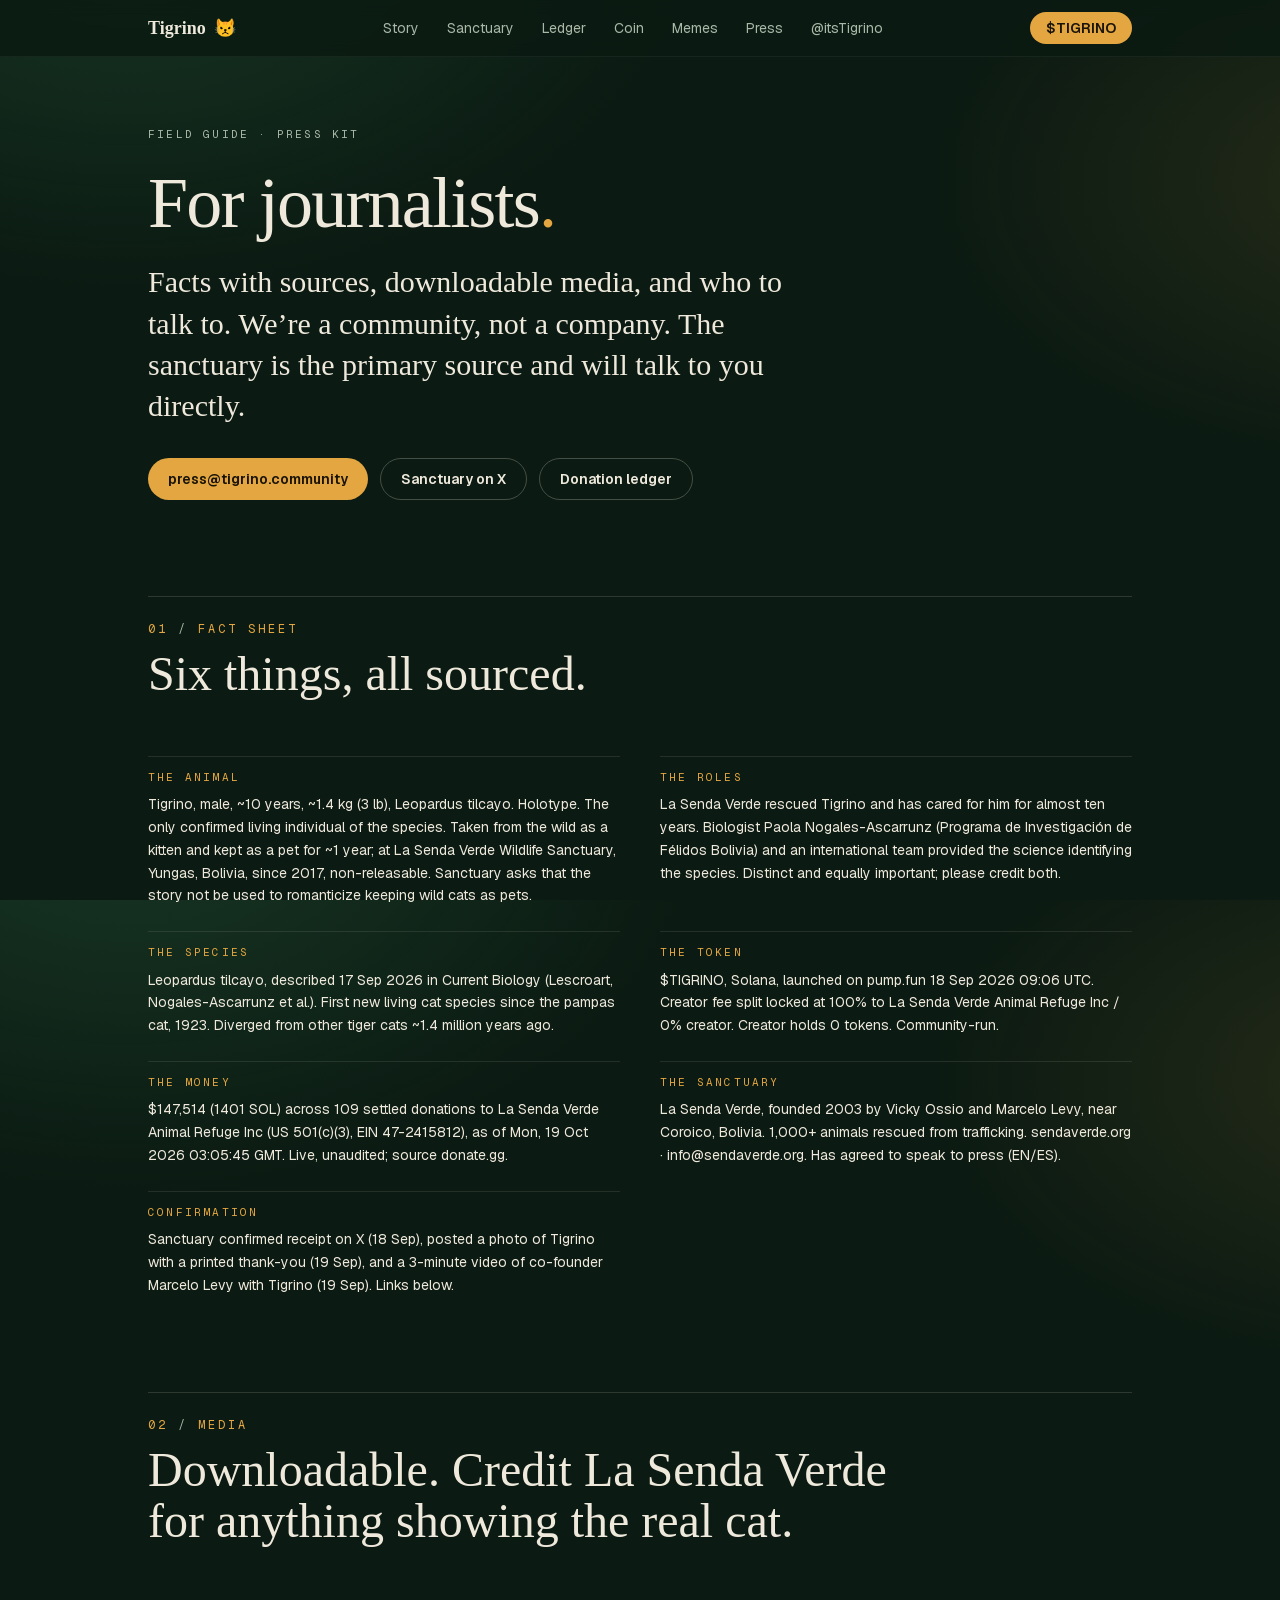
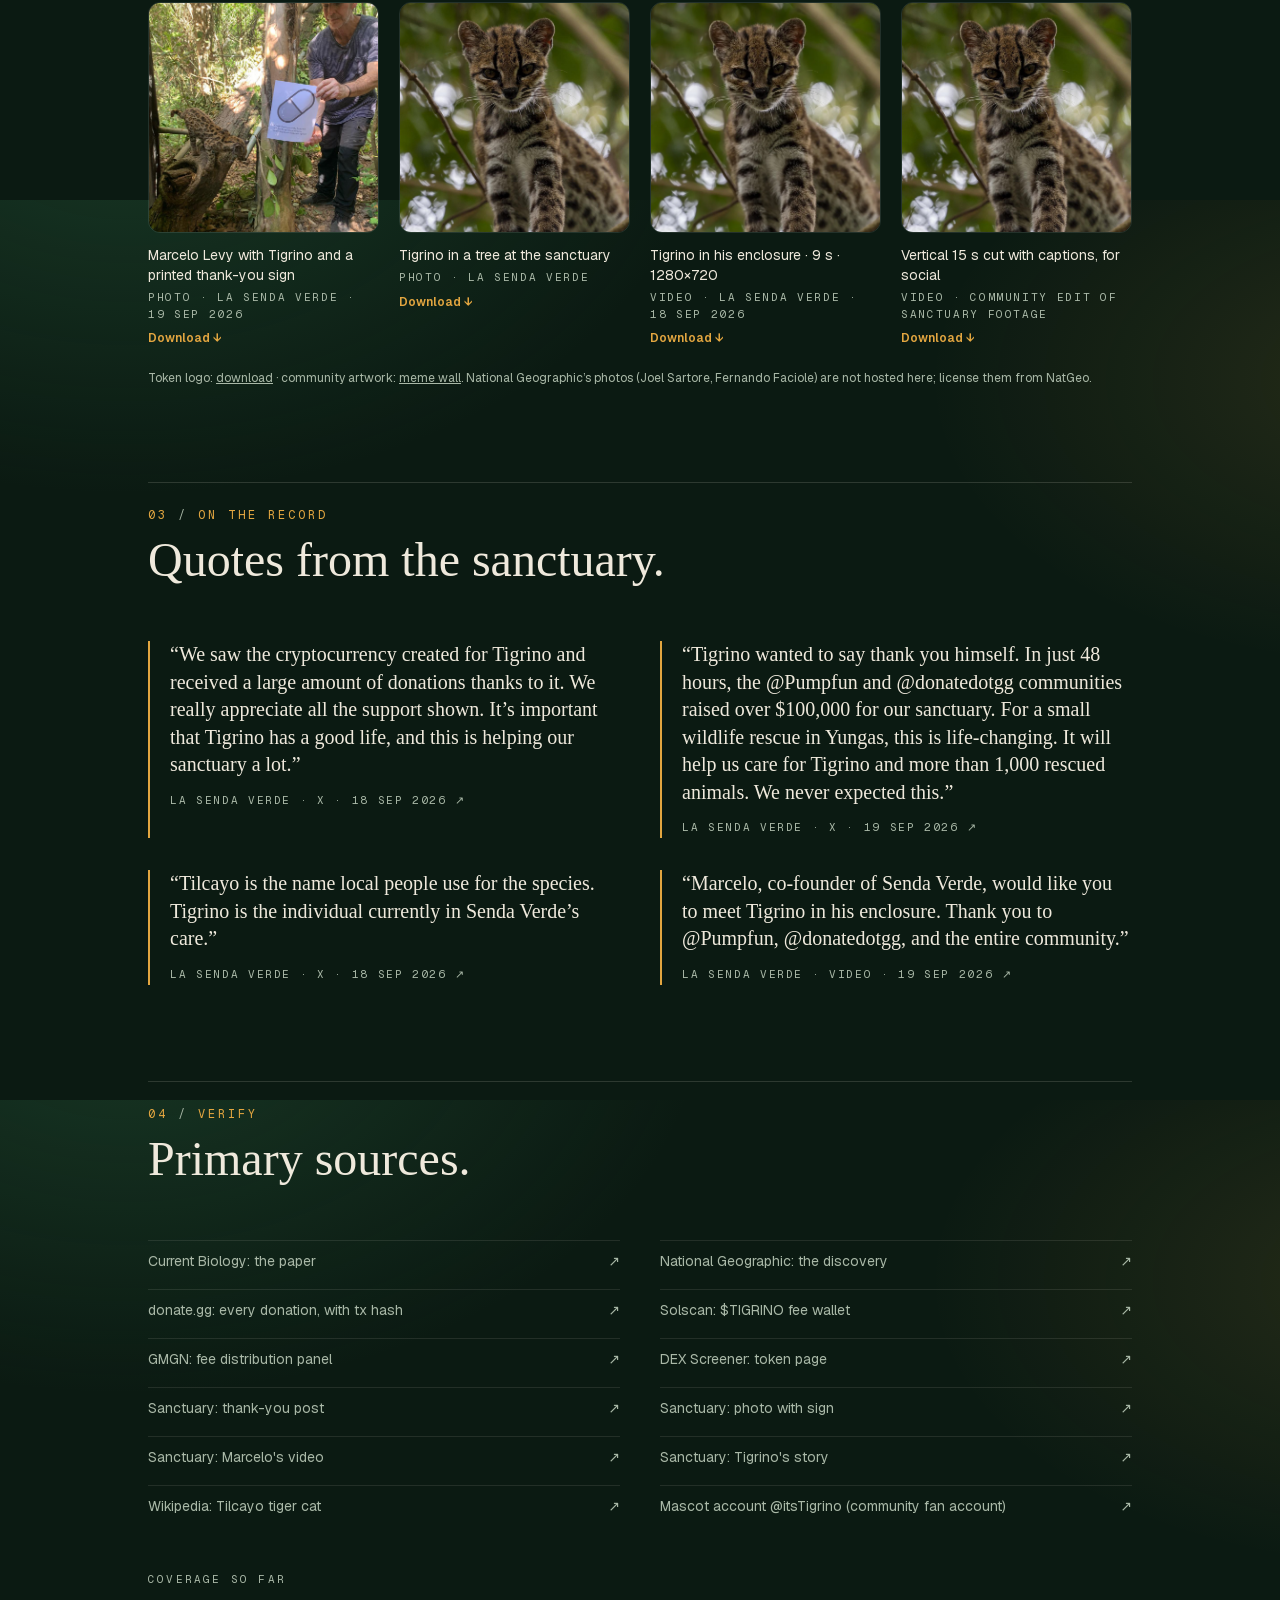
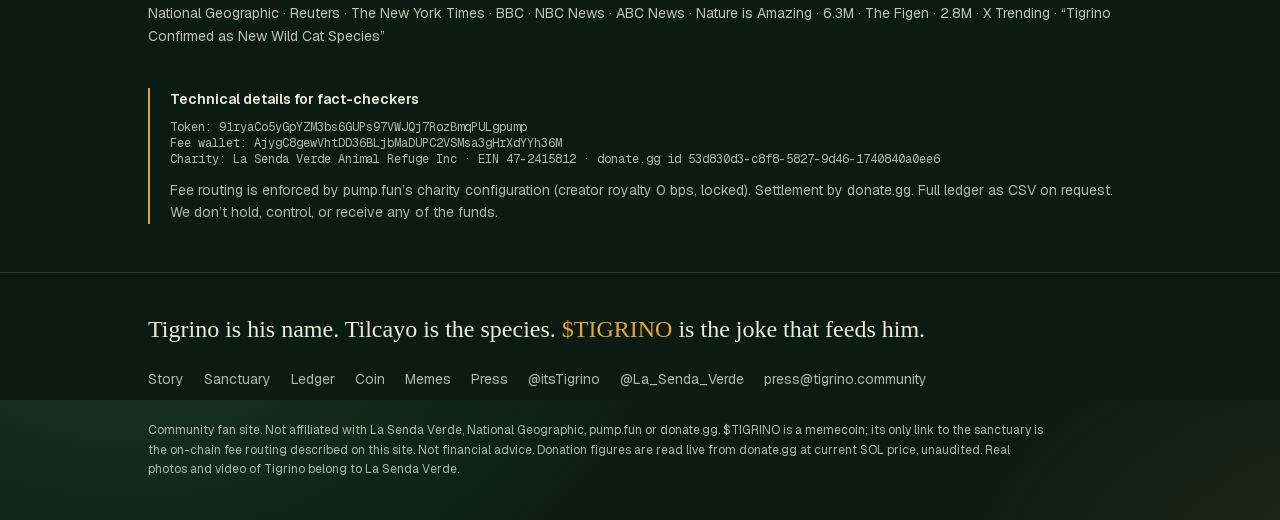
<file: tigrino.community/press/index.html>
<!DOCTYPE html><html data-dpl-id="dpl_EFvhZJnBF9C1j1PEc9VMqQgK4kQN" lang="en" class="geist_a71539c9-module__T19VSG__variable geist_mono_8d43a2aa-module__8Li5zG__variable fraunces_c5f41878-module__6OiOuW__variable h-full antialiased"><head><meta charSet="utf-8"/><meta name="viewport" content="width=device-width, initial-scale=1"/><link rel="preload" href="../_next/static/immutable/media/54fc36028e2bb174-s.p.1h6pn64pmfi2q.woff2" as="font" crossorigin="" type="font/woff2"/><link rel="preload" href="../_next/static/immutable/media/797e433ab948586e-s.p.1v5bejj26fx9h.woff2" as="font" crossorigin="" type="font/woff2"/><link rel="preload" href="../_next/static/immutable/media/caa3a2e1cccd8315-s.p.0zr6hhvz-h9nw.woff2" as="font" crossorigin="" type="font/woff2"/><link rel="stylesheet" href="../_next/static/immutable/chunks/1w2ll5czy3h4t.css" data-precedence="next"/><title>Press kit: Tigrino, Leopardus tilcayo, and the $100K sanctuary donation · Tigrino</title><meta name="description" content="Facts, figures, verified sources, downloadable media and contacts for journalists covering Tigrino, the only confirmed living Leopardus tilcayo, and the community donation to La Senda Verde sanctuary."/><meta name="keywords" content="Tigrino,Tigrino cat,tilcayo,tilcayo cat,Leopardus tilcayo,new cat species,new cat species 2026,first new cat species in 100 years,Bolivia cat species,Yungas tiger cat,La Senda Verde,Senda Verde sanctuary,TIGRINO token,$TIGRINO,Tigrino donations"/><meta name="robots" content="index, follow"/><meta name="googlebot" content="index, follow, max-image-preview:large, max-snippet:-1"/><meta name="category" content="animals"/><link rel="canonical" href="../press/index.html"/><meta property="og:title" content="Tigrino: the Leopardus tilcayo in Bolivia&#x27;s sanctuary, the new cat species"/><meta property="og:description" content="Tigrino, the only confirmed living Leopardus tilcayo, the first new cat species in 100 years. La Senda Verde sanctuary, Bolivia. $100K+ donated by the $TIGRINO community, live counter."/><meta property="og:url" content="https://tigrino.community"/><meta property="og:site_name" content="Tigrino"/><meta property="og:locale" content="en_US"/><meta property="og:image" content="https://tigrino.community/img/sanctuary_thankyou.jpg"/><meta property="og:image:width" content="960"/><meta property="og:image:height" content="1280"/><meta property="og:image:alt" content="Tigrino, the Leopardus tilcayo at La Senda Verde, with his keeper at La Senda Verde sanctuary"/><meta property="og:type" content="website"/><meta name="twitter:card" content="summary_large_image"/><meta name="twitter:site" content="@itsTigrino"/><meta name="twitter:creator" content="@itsTigrino"/><meta name="twitter:title" content="Tigrino: the Leopardus tilcayo in Bolivia&#x27;s sanctuary, the new cat species"/><meta name="twitter:description" content="Tigrino, the only confirmed living Leopardus tilcayo, the first new cat species in 100 years. La Senda Verde sanctuary, Bolivia. $100K+ donated by the $TIGRINO community, live counter."/><meta name="twitter:image" content="https://tigrino.community/img/sanctuary_thankyou.jpg"/><link rel="icon" href="../favicon.ico" sizes="64x64" type="image/x-icon"/><link rel="icon" href="../icon.png" sizes="512x512" type="image/png"/><link rel="apple-touch-icon" href="../apple-icon.png" sizes="180x180" type="image/png"/><meta name="next-size-adjust" content=""/></head><body class="min-h-full flex flex-col"><div hidden=""><!--$--><!--/$--></div><main class="flex-1"><header class="sticky top-0 z-30 border-b border-white/5 bg-background/85 backdrop-blur"><nav class="mx-auto flex max-w-5xl items-center justify-between gap-3 px-5 py-3 text-sm"><a class="serif text-lg font-semibold text-sand" href="../index.html">Tigrino <span aria-hidden="true" class="ml-1">😾</span></a><div class="hidden gap-7 text-muted md:flex"><a class="hover:text-sand" href="../index.html#story">Story</a><a class="hover:text-sand" href="../sanctuary/index.html">Sanctuary</a><a class="hover:text-sand" href="../index.html#ledger">Ledger</a><a class="hover:text-sand" href="../index.html#coin">Coin</a><a class="hover:text-sand" href="../memes/index.html">Memes</a><a class="hover:text-sand" href="../press/index.html">Press</a><a href="https://x.com/itsTigrino" target="_blank" rel="noopener noreferrer" class="hover:text-sand">@itsTigrino</a></div><div class="flex items-center gap-2"><a href="https://pump.fun/coin/91ryaCo5yGpYZM3bs6GUPs97VWJQj7RozBmqPULgpump" target="_blank" rel="noopener noreferrer" class="rounded-full bg-amber px-4 py-1.5 font-semibold text-[#1a1408] hover:bg-amber-soft">$TIGRINO</a><div class="md:hidden"><button aria-label="Menu" class="flex h-9 w-9 items-center justify-center rounded-full border border-white/10 text-sand"><div class="space-y-1.5"><span class="block h-0.5 w-4 bg-current transition "></span><span class="block h-0.5 w-4 bg-current transition "></span><span class="block h-0.5 w-4 bg-current transition "></span></div></button></div></div></nav></header><section class="mx-auto max-w-5xl px-5 pb-12 pt-10 sm:pt-16"><span class="font-mono text-[11px] uppercase tracking-[0.2em] text-muted ">Field guide · Press kit</span><h1 class="serif mt-6 text-5xl font-medium leading-[0.95] tracking-tight text-sand sm:text-7xl">For journalists<span class="text-amber">.</span></h1><p class="serif mt-6 max-w-2xl text-2xl leading-snug text-sand sm:text-3xl">Facts with sources, downloadable media, and who to talk to. We’re a community, not a company. The sanctuary is the primary source and will talk to you directly.</p><div class="mt-8 flex flex-wrap gap-3"><a href="mailto:press@tigrino.community" target="_blank" rel="noopener noreferrer" class="inline-flex items-center justify-center rounded-full bg-amber px-5 py-2.5 text-sm font-semibold text-[#1a1408] transition hover:bg-amber-soft">press@tigrino.community</a><a href="https://x.com/La_Senda_Verde" target="_blank" rel="noopener noreferrer" class="inline-flex items-center justify-center rounded-full border border-sand/25 px-5 py-2.5 text-sm font-semibold text-sand transition hover:border-sand/60 hover:bg-white/5">Sanctuary on X</a><a href="https://www.donate.gg/charities/la-senda-verde-animal-refuge-inc" target="_blank" rel="noopener noreferrer" class="inline-flex items-center justify-center rounded-full border border-sand/25 px-5 py-2.5 text-sm font-semibold text-sand transition hover:border-sand/60 hover:bg-white/5">Donation ledger</a></div></section><section class="mx-auto max-w-5xl px-5 py-12"><div class="mb-10 border-t border-sand/15 pt-6 sm:mb-14"><p class="font-mono text-xs uppercase tracking-[0.25em] text-amber">01<!-- --> <span class="text-muted">/</span> <!-- -->Fact sheet</p><h2 class="serif mt-3 max-w-3xl text-3xl font-medium leading-[1.05] text-sand sm:text-5xl">Six things, all sourced.</h2></div><dl class="grid gap-x-10 gap-y-6 md:grid-cols-2"><div class="border-t border-sand/10 pt-3"><dt class="font-mono text-[11px] uppercase tracking-[0.2em] text-amber">The animal</dt><dd class="mt-2 text-sm leading-relaxed text-sand">Tigrino, male, ~10 years, ~1.4 kg (3 lb), Leopardus tilcayo. Holotype. The only confirmed living individual of the species. Taken from the wild as a kitten and kept as a pet for ~1 year; at La Senda Verde Wildlife Sanctuary, Yungas, Bolivia, since 2017, non-releasable. Sanctuary asks that the story not be used to romanticize keeping wild cats as pets.</dd></div><div class="border-t border-sand/10 pt-3"><dt class="font-mono text-[11px] uppercase tracking-[0.2em] text-amber">The roles</dt><dd class="mt-2 text-sm leading-relaxed text-sand">La Senda Verde rescued Tigrino and has cared for him for almost ten years. Biologist Paola Nogales-Ascarrunz (Programa de Investigación de Félidos Bolivia) and an international team provided the science identifying the species. Distinct and equally important; please credit both.</dd></div><div class="border-t border-sand/10 pt-3"><dt class="font-mono text-[11px] uppercase tracking-[0.2em] text-amber">The species</dt><dd class="mt-2 text-sm leading-relaxed text-sand">Leopardus tilcayo, described 17 Sep 2026 in Current Biology (Lescroart, Nogales-Ascarrunz et al.). First new living cat species since the pampas cat, 1923. Diverged from other tiger cats ~1.4 million years ago.</dd></div><div class="border-t border-sand/10 pt-3"><dt class="font-mono text-[11px] uppercase tracking-[0.2em] text-amber">The token</dt><dd class="mt-2 text-sm leading-relaxed text-sand">$TIGRINO, Solana, launched on pump.fun 18 Sep 2026 09:06 UTC. Creator fee split locked at 100% to La Senda Verde Animal Refuge Inc / 0% creator. Creator holds 0 tokens. Community-run.</dd></div><div class="border-t border-sand/10 pt-3"><dt class="font-mono text-[11px] uppercase tracking-[0.2em] text-amber">The money</dt><dd class="mt-2 text-sm leading-relaxed text-sand">$147,514 (1401 SOL) across 109 settled donations to La Senda Verde Animal Refuge Inc (US 501(c)(3), EIN 47-2415812), as of Mon, 19 Oct 2026 03:05:45 GMT. Live, unaudited; source donate.gg.</dd></div><div class="border-t border-sand/10 pt-3"><dt class="font-mono text-[11px] uppercase tracking-[0.2em] text-amber">The sanctuary</dt><dd class="mt-2 text-sm leading-relaxed text-sand">La Senda Verde, founded 2003 by Vicky Ossio and Marcelo Levy, near Coroico, Bolivia. 1,000+ animals rescued from trafficking. sendaverde.org · info@sendaverde.org. Has agreed to speak to press (EN/ES).</dd></div><div class="border-t border-sand/10 pt-3"><dt class="font-mono text-[11px] uppercase tracking-[0.2em] text-amber">Confirmation</dt><dd class="mt-2 text-sm leading-relaxed text-sand">Sanctuary confirmed receipt on X (18 Sep), posted a photo of Tigrino with a printed thank-you (19 Sep), and a 3-minute video of co-founder Marcelo Levy with Tigrino (19 Sep). Links below.</dd></div></dl></section><section class="mx-auto max-w-5xl px-5 py-12"><div class="mb-10 border-t border-sand/15 pt-6 sm:mb-14"><p class="font-mono text-xs uppercase tracking-[0.25em] text-amber">02<!-- --> <span class="text-muted">/</span> <!-- -->Media</p><h2 class="serif mt-3 max-w-3xl text-3xl font-medium leading-[1.05] text-sand sm:text-5xl">Downloadable. Credit La Senda Verde for anything showing the real cat.</h2></div><div class="grid gap-5 sm:grid-cols-2 lg:grid-cols-4"><a href="../img/sanctuary_thankyou.jpg" download="" class="group block"><img alt="Marcelo Levy with Tigrino and a printed thank-you sign" loading="lazy" width="960" height="1280" decoding="async" data-nimg="1" class="aspect-square w-full rounded-xl border border-white/10 object-cover" style="color:transparent" sizes="(max-width: 640px) 100vw, 25vw" srcSet="../img/sanctuary_thankyou.jpg 256w, ../img/sanctuary_thankyou.jpg 384w, ../img/sanctuary_thankyou.jpg 640w, ../img/sanctuary_thankyou.jpg 750w, ../img/sanctuary_thankyou.jpg 828w, ../img/sanctuary_thankyou.jpg 1080w, ../img/sanctuary_thankyou.jpg 1200w, ../img/sanctuary_thankyou.jpg 1920w, ../img/sanctuary_thankyou.jpg 2048w, ../img/sanctuary_thankyou.jpg 3840w" src="../img/sanctuary_thankyou.jpg"/><p class="mt-3 text-sm text-sand">Marcelo Levy with Tigrino and a printed thank-you sign</p><p class="mt-1 font-mono text-[11px] uppercase tracking-[0.15em] text-muted">Photo · La Senda Verde · 19 Sep 2026</p><p class="mt-2 text-xs font-semibold text-amber group-hover:underline">Download ↓</p></a><a href="../img/tigrino_real.jpg" download="" class="group block"><img alt="Tigrino in a tree at the sanctuary" loading="lazy" width="1200" height="1200" decoding="async" data-nimg="1" class="aspect-square w-full rounded-xl border border-white/10 object-cover" style="color:transparent" sizes="(max-width: 640px) 100vw, 25vw" srcSet="../img/tigrino_real.jpg 256w, ../img/tigrino_real.jpg 384w, ../img/tigrino_real.jpg 640w, ../img/tigrino_real.jpg 750w, ../img/tigrino_real.jpg 828w, ../img/tigrino_real.jpg 1080w, ../img/tigrino_real.jpg 1200w, ../img/tigrino_real.jpg 1920w, ../img/tigrino_real.jpg 2048w, ../img/tigrino_real.jpg 3840w" src="../img/tigrino_real.jpg"/><p class="mt-3 text-sm text-sand">Tigrino in a tree at the sanctuary</p><p class="mt-1 font-mono text-[11px] uppercase tracking-[0.15em] text-muted">Photo · La Senda Verde</p><p class="mt-2 text-xs font-semibold text-amber group-hover:underline">Download ↓</p></a><a href="../img/tigrino_chill.mp4" download="" class="group block"><video src="../img/tigrino_chill.mp4" muted="" playsInline="" preload="metadata" poster="../gallery/04.webp" class="aspect-square w-full rounded-xl border border-white/10 object-cover"></video><p class="mt-3 text-sm text-sand">Tigrino in his enclosure · 9 s · 1280×720</p><p class="mt-1 font-mono text-[11px] uppercase tracking-[0.15em] text-muted">Video · La Senda Verde · 18 Sep 2026</p><p class="mt-2 text-xs font-semibold text-amber group-hover:underline">Download ↓</p></a><a href="../img/tigrino_vertical_captioned.mp4" download="" class="group block"><video src="../img/tigrino_vertical_captioned.mp4" muted="" playsInline="" preload="metadata" poster="../img/tigrino_real.jpg" class="aspect-square w-full rounded-xl border border-white/10 object-cover"></video><p class="mt-3 text-sm text-sand">Vertical 15 s cut with captions, for social</p><p class="mt-1 font-mono text-[11px] uppercase tracking-[0.15em] text-muted">Video · community edit of sanctuary footage</p><p class="mt-2 text-xs font-semibold text-amber group-hover:underline">Download ↓</p></a></div><p class="mt-6 text-xs text-muted">Token logo: <a class="underline hover:text-sand" href="../gallery/04.webp" download="">download</a> · community artwork: <a class="underline hover:text-sand" href="../memes/index.html">meme wall</a>. National Geographic’s photos (Joel Sartore, Fernando Faciole) are not hosted here; license them from NatGeo.</p></section><section class="mx-auto max-w-5xl px-5 py-12"><div class="mb-10 border-t border-sand/15 pt-6 sm:mb-14"><p class="font-mono text-xs uppercase tracking-[0.25em] text-amber">03<!-- --> <span class="text-muted">/</span> <!-- -->On the record</p><h2 class="serif mt-3 max-w-3xl text-3xl font-medium leading-[1.05] text-sand sm:text-5xl">Quotes from the sanctuary.</h2></div><div class="grid gap-x-10 gap-y-8 md:grid-cols-2"><blockquote class="border-l-2 border-amber pl-5"><p class="serif text-lg leading-snug text-sand sm:text-xl">“<!-- -->We saw the cryptocurrency created for Tigrino and received a large amount of donations thanks to it. We really appreciate all the support shown. It’s important that Tigrino has a good life, and this is helping our sanctuary a lot.<!-- -->”</p><footer class="mt-2"><a class="font-mono text-[11px] uppercase tracking-[0.15em] text-muted hover:text-sand" href="https://x.com/La_Senda_Verde/status/2101020449350005138" target="_blank" rel="noopener noreferrer">La Senda Verde · X · 18 Sep 2026<!-- --> ↗</a></footer></blockquote><blockquote class="border-l-2 border-amber pl-5"><p class="serif text-lg leading-snug text-sand sm:text-xl">“<!-- -->Tigrino wanted to say thank you himself. In just 48 hours, the @Pumpfun and @donatedotgg communities raised over $100,000 for our sanctuary. For a small wildlife rescue in Yungas, this is life-changing. It will help us care for Tigrino and more than 1,000 rescued animals. We never expected this.<!-- -->”</p><footer class="mt-2"><a class="font-mono text-[11px] uppercase tracking-[0.15em] text-muted hover:text-sand" href="https://x.com/La_Senda_Verde/status/2101403484344262818" target="_blank" rel="noopener noreferrer">La Senda Verde · X · 19 Sep 2026<!-- --> ↗</a></footer></blockquote><blockquote class="border-l-2 border-amber pl-5"><p class="serif text-lg leading-snug text-sand sm:text-xl">“<!-- -->Tilcayo is the name local people use for the species. Tigrino is the individual currently in Senda Verde’s care.<!-- -->”</p><footer class="mt-2"><a class="font-mono text-[11px] uppercase tracking-[0.15em] text-muted hover:text-sand" href="https://x.com/La_Senda_Verde/status/2101016085684175250" target="_blank" rel="noopener noreferrer">La Senda Verde · X · 18 Sep 2026<!-- --> ↗</a></footer></blockquote><blockquote class="border-l-2 border-amber pl-5"><p class="serif text-lg leading-snug text-sand sm:text-xl">“<!-- -->Marcelo, co-founder of Senda Verde, would like you to meet Tigrino in his enclosure. Thank you to @Pumpfun, @donatedotgg, and the entire community.<!-- -->”</p><footer class="mt-2"><a class="font-mono text-[11px] uppercase tracking-[0.15em] text-muted hover:text-sand" href="https://x.com/La_Senda_Verde/status/2101431871301124556" target="_blank" rel="noopener noreferrer">La Senda Verde · video · 19 Sep 2026<!-- --> ↗</a></footer></blockquote></div></section><section class="mx-auto max-w-5xl px-5 py-12"><div class="mb-10 border-t border-sand/15 pt-6 sm:mb-14"><p class="font-mono text-xs uppercase tracking-[0.25em] text-amber">04<!-- --> <span class="text-muted">/</span> <!-- -->Verify</p><h2 class="serif mt-3 max-w-3xl text-3xl font-medium leading-[1.05] text-sand sm:text-5xl">Primary sources.</h2></div><div class="grid gap-x-10 gap-y-2 text-sm sm:grid-cols-2"><a href="https://www.cell.com/current-biology/fulltext/S0960-9822(26)01110-3" target="_blank" rel="noopener noreferrer" class="flex justify-between border-t border-sand/10 py-2.5 text-muted hover:text-sand"><span>Current Biology: the paper</span><span>↗</span></a><a href="https://www.nationalgeographic.com/animals/article/meet-the-first-new-cat-species-discovered-in-100-years" target="_blank" rel="noopener noreferrer" class="flex justify-between border-t border-sand/10 py-2.5 text-muted hover:text-sand"><span>National Geographic: the discovery</span><span>↗</span></a><a href="https://www.donate.gg/charities/la-senda-verde-animal-refuge-inc" target="_blank" rel="noopener noreferrer" class="flex justify-between border-t border-sand/10 py-2.5 text-muted hover:text-sand"><span>donate.gg: every donation, with tx hash</span><span>↗</span></a><a href="https://solscan.io/account/AjygC8gewVhtDD36BLjbMaDUPC2VSMsa3gHrXdYYh36M" target="_blank" rel="noopener noreferrer" class="flex justify-between border-t border-sand/10 py-2.5 text-muted hover:text-sand"><span>Solscan: $TIGRINO fee wallet</span><span>↗</span></a><a href="https://gmgn.ai/sol/token/91ryaCo5yGpYZM3bs6GUPs97VWJQj7RozBmqPULgpump" target="_blank" rel="noopener noreferrer" class="flex justify-between border-t border-sand/10 py-2.5 text-muted hover:text-sand"><span>GMGN: fee distribution panel</span><span>↗</span></a><a href="https://dexscreener.com/solana/91ryaCo5yGpYZM3bs6GUPs97VWJQj7RozBmqPULgpump" target="_blank" rel="noopener noreferrer" class="flex justify-between border-t border-sand/10 py-2.5 text-muted hover:text-sand"><span>DEX Screener: token page</span><span>↗</span></a><a href="https://x.com/La_Senda_Verde/status/2101020449350005138" target="_blank" rel="noopener noreferrer" class="flex justify-between border-t border-sand/10 py-2.5 text-muted hover:text-sand"><span>Sanctuary: thank-you post</span><span>↗</span></a><a href="https://x.com/La_Senda_Verde/status/2101403484344262818" target="_blank" rel="noopener noreferrer" class="flex justify-between border-t border-sand/10 py-2.5 text-muted hover:text-sand"><span>Sanctuary: photo with sign</span><span>↗</span></a><a href="https://x.com/La_Senda_Verde/status/2101431871301124556" target="_blank" rel="noopener noreferrer" class="flex justify-between border-t border-sand/10 py-2.5 text-muted hover:text-sand"><span>Sanctuary: Marcelo&#x27;s video</span><span>↗</span></a><a href="https://x.com/La_Senda_Verde/status/2101069682111639871" target="_blank" rel="noopener noreferrer" class="flex justify-between border-t border-sand/10 py-2.5 text-muted hover:text-sand"><span>Sanctuary: Tigrino&#x27;s story</span><span>↗</span></a><a href="https://en.wikipedia.org/wiki/Tilcayo_tiger_cat" target="_blank" rel="noopener noreferrer" class="flex justify-between border-t border-sand/10 py-2.5 text-muted hover:text-sand"><span>Wikipedia: Tilcayo tiger cat</span><span>↗</span></a><a href="https://x.com/itsTigrino" target="_blank" rel="noopener noreferrer" class="flex justify-between border-t border-sand/10 py-2.5 text-muted hover:text-sand"><span>Mascot account @itsTigrino (community fan account)</span><span>↗</span></a></div><div class="mt-10"><span class="font-mono text-[11px] uppercase tracking-[0.2em] text-muted ">Coverage so far</span><p class="mt-3 text-sm leading-relaxed text-sand/80"><span><a href="https://www.nationalgeographic.com/animals/article/meet-the-first-new-cat-species-discovered-in-100-years" target="_blank" rel="noopener noreferrer" class="hover:text-sand">National Geographic</a></span><span><span class="text-muted"> · </span><a href="https://www.reuters.com/business/environment/new-cat-species-identified-bolivia-first-over-century-2026-09-17/" target="_blank" rel="noopener noreferrer" class="hover:text-sand">Reuters</a></span><span><span class="text-muted"> · </span><a href="https://www.nytimes.com/2026/09/18/science/tilcayo-new-cat-species-bolivia.html" target="_blank" rel="noopener noreferrer" class="hover:text-sand">The New York Times</a></span><span><span class="text-muted"> · </span><a href="https://www.bbc.com/news/articles/c6x2zgv9rr4ro" target="_blank" rel="noopener noreferrer" class="hover:text-sand">BBC</a></span><span><span class="text-muted"> · </span><a href="https://www.nbcnews.com/science/environment/new-wild-cat-species-identified-rcna598113" target="_blank" rel="noopener noreferrer" class="hover:text-sand">NBC News</a></span><span><span class="text-muted"> · </span><a href="https://x.com/ABC/status/2101456972021125260" target="_blank" rel="noopener noreferrer" class="hover:text-sand">ABC News</a></span><span><span class="text-muted"> · </span><a href="https://x.com/AMAZlNGNATURE/status/2101375295685087479" target="_blank" rel="noopener noreferrer" class="hover:text-sand">Nature is Amazing · 6.3M</a></span><span><span class="text-muted"> · </span><a href="https://x.com/TheFigen_/status/2101333640756023628" target="_blank" rel="noopener noreferrer" class="hover:text-sand">The Figen · 2.8M</a></span><span><span class="text-muted"> · </span><a href="https://x.com/itsTigrino" target="_blank" rel="noopener noreferrer" class="hover:text-sand">X Trending · “Tigrino Confirmed as New Wild Cat Species”</a></span></p></div><div class="mt-10 border-l-2 border-amber pl-5 text-sm leading-relaxed text-muted"><p class="font-semibold text-sand">Technical details for fact-checkers</p><p class="mt-2 break-all font-mono text-xs">Token: <!-- -->91ryaCo5yGpYZM3bs6GUPs97VWJQj7RozBmqPULgpump<br/>Fee wallet: <!-- -->AjygC8gewVhtDD36BLjbMaDUPC2VSMsa3gHrXdYYh36M<br/>Charity: La Senda Verde Animal Refuge Inc · EIN 47-2415812 · donate.gg id 53d830d3-c8f8-5827-9d46-1740840a0ee6</p><p class="mt-3">Fee routing is enforced by pump.fun’s charity configuration (creator royalty 0 bps, locked). Settlement by donate.gg. Full ledger as CSV on request. We don’t hold, control, or receive any of the funds.</p></div></section><footer class="border-t border-sand/15"><div class="mx-auto max-w-5xl px-5 py-10"><div class="flex flex-wrap items-baseline justify-between gap-6"><p class="serif text-2xl text-sand">Tigrino is his name. Tilcayo is the species. <span class="text-amber">$TIGRINO</span> is the joke that feeds him.</p><div class="flex flex-wrap gap-x-5 gap-y-2 text-sm text-muted"><a class="hover:text-sand" href="../index.html#story">Story</a><a class="hover:text-sand" href="../sanctuary/index.html">Sanctuary</a><a class="hover:text-sand" href="../index.html#ledger">Ledger</a><a class="hover:text-sand" href="../index.html#coin">Coin</a><a class="hover:text-sand" href="../memes/index.html">Memes</a><a class="hover:text-sand" href="../press/index.html">Press</a><a href="https://x.com/itsTigrino" target="_blank" rel="noopener noreferrer" class="hover:text-sand">@itsTigrino</a><a href="https://x.com/La_Senda_Verde" target="_blank" rel="noopener noreferrer" class="hover:text-sand">@La_Senda_Verde</a><a href="mailto:press@tigrino.community" class="hover:text-sand">press@tigrino.community</a></div></div><p class="mt-8 max-w-4xl text-xs leading-relaxed text-muted">Community fan site. Not affiliated with La Senda Verde, National Geographic, pump.fun or donate.gg. $TIGRINO is a memecoin; its only link to the sanctuary is the on-chain fee routing described on this site. Not financial advice. Donation figures are read live from donate.gg at current SOL price, unaudited. Real photos and video of Tigrino belong to La Senda Verde.</p></div></footer></main><!--$--><!--/$--><!--$!--><template data-dgst="BAILOUT_TO_CLIENT_SIDE_RENDERING"></template><!--/$--></body></html>
</file>
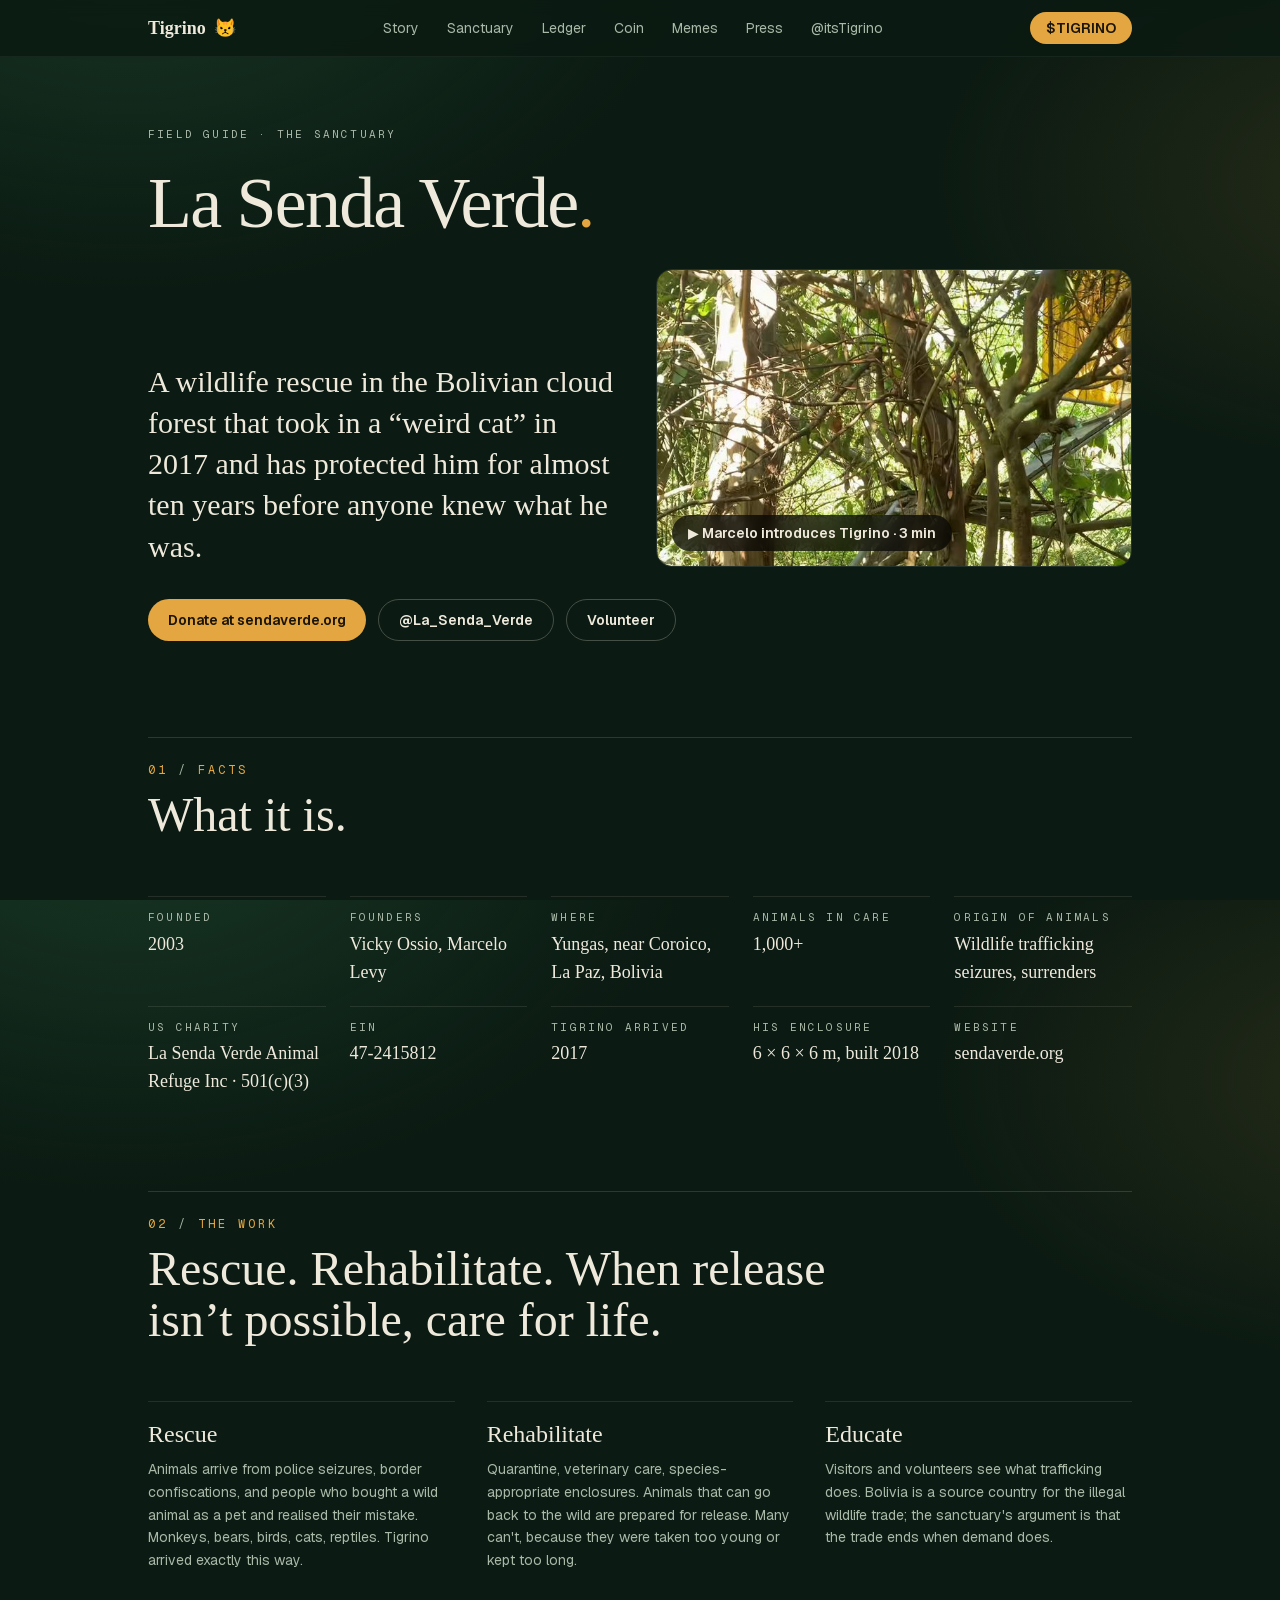
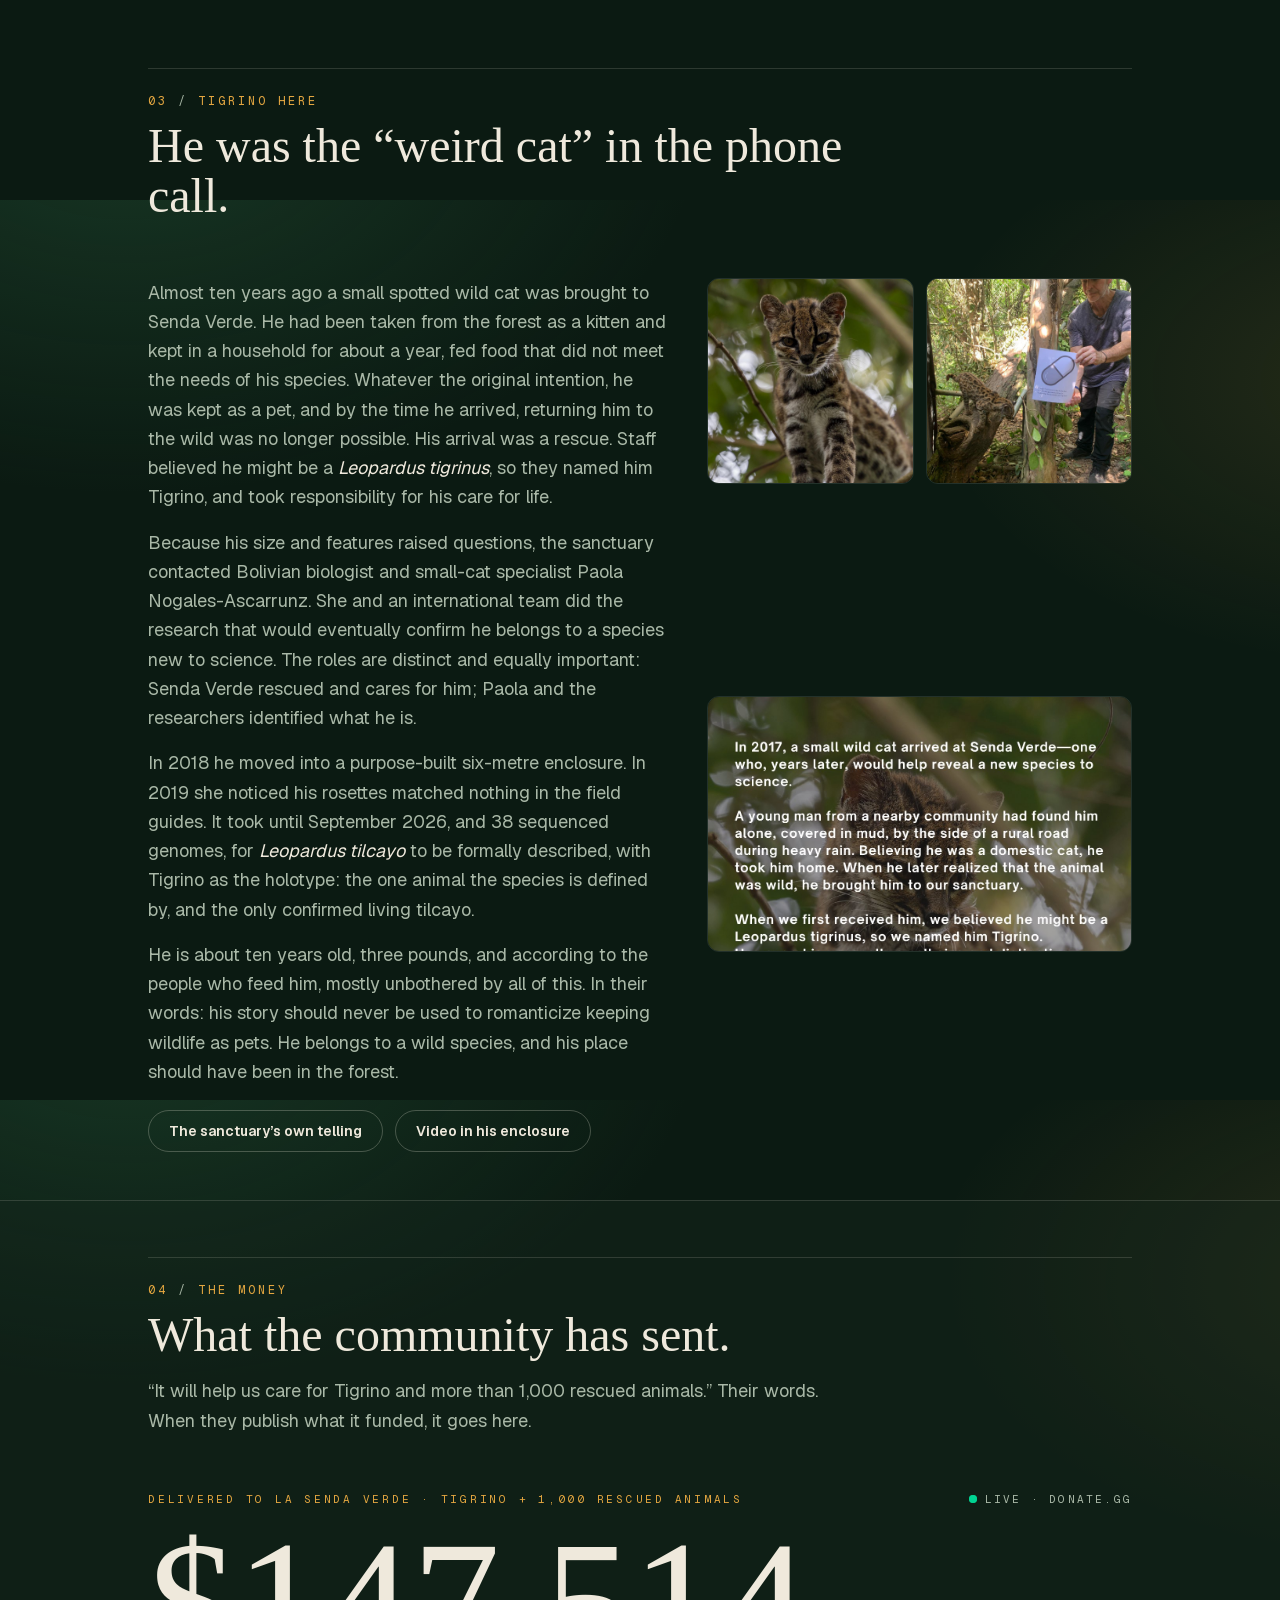
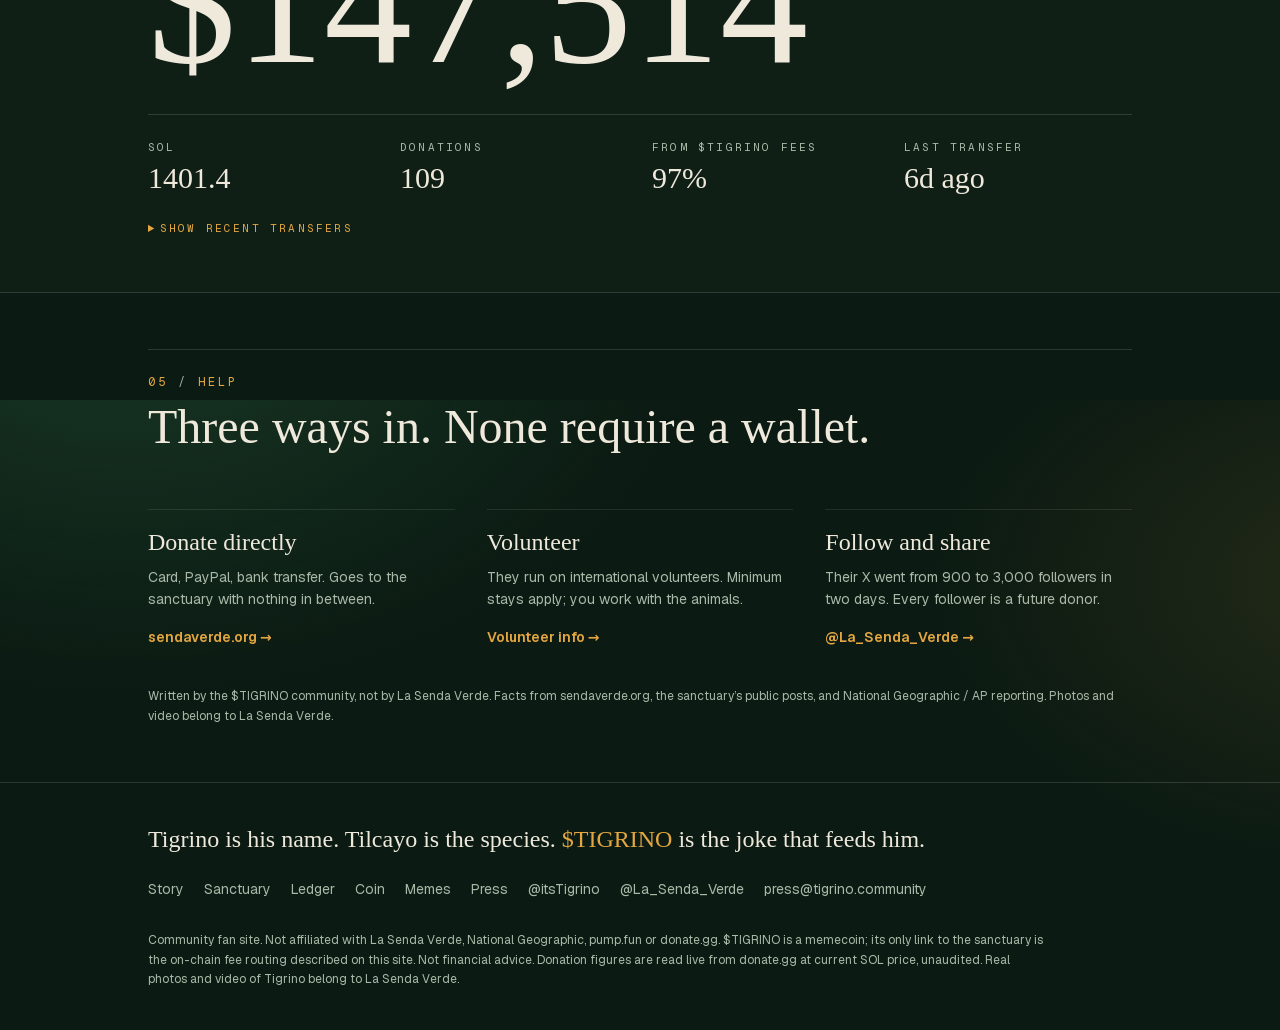
<file: tigrino.community/sanctuary/index.html>
<!DOCTYPE html><html data-dpl-id="dpl_EFvhZJnBF9C1j1PEc9VMqQgK4kQN" lang="en" class="geist_a71539c9-module__T19VSG__variable geist_mono_8d43a2aa-module__8Li5zG__variable fraunces_c5f41878-module__6OiOuW__variable h-full antialiased"><head><meta charSet="utf-8"/><meta name="viewport" content="width=device-width, initial-scale=1"/><link rel="preload" href="../_next/static/immutable/media/54fc36028e2bb174-s.p.1h6pn64pmfi2q.woff2" as="font" crossorigin="" type="font/woff2"/><link rel="preload" href="../_next/static/immutable/media/797e433ab948586e-s.p.1v5bejj26fx9h.woff2" as="font" crossorigin="" type="font/woff2"/><link rel="preload" href="../_next/static/immutable/media/caa3a2e1cccd8315-s.p.0zr6hhvz-h9nw.woff2" as="font" crossorigin="" type="font/woff2"/><link rel="stylesheet" href="../_next/static/immutable/chunks/1w2ll5czy3h4t.css" data-precedence="next"/><title>La Senda Verde: the Bolivian wildlife sanctuary where Tigrino lives · Tigrino</title><meta name="description" content="La Senda Verde is a wildlife sanctuary in Bolivia&#x27;s Yungas, founded in 2003, caring for 1,000+ animals rescued from trafficking. It is home to Tigrino, the only confirmed living Leopardus tilcayo. How to donate, visit, or volunteer, with or without crypto."/><meta name="keywords" content="Tigrino,Tigrino cat,tilcayo,tilcayo cat,Leopardus tilcayo,new cat species,new cat species 2026,first new cat species in 100 years,Bolivia cat species,Yungas tiger cat,La Senda Verde,Senda Verde sanctuary,TIGRINO token,$TIGRINO,Tigrino donations"/><meta name="robots" content="index, follow"/><meta name="googlebot" content="index, follow, max-image-preview:large, max-snippet:-1"/><meta name="category" content="animals"/><link rel="canonical" href="../sanctuary/index.html"/><meta property="og:title" content="Tigrino: the Leopardus tilcayo in Bolivia&#x27;s sanctuary, the new cat species"/><meta property="og:description" content="Tigrino, the only confirmed living Leopardus tilcayo, the first new cat species in 100 years. La Senda Verde sanctuary, Bolivia. $100K+ donated by the $TIGRINO community, live counter."/><meta property="og:url" content="https://tigrino.community"/><meta property="og:site_name" content="Tigrino"/><meta property="og:locale" content="en_US"/><meta property="og:image" content="https://tigrino.community/img/sanctuary_thankyou.jpg"/><meta property="og:image:width" content="960"/><meta property="og:image:height" content="1280"/><meta property="og:image:alt" content="Tigrino, the Leopardus tilcayo at La Senda Verde, with his keeper at La Senda Verde sanctuary"/><meta property="og:type" content="website"/><meta name="twitter:card" content="summary_large_image"/><meta name="twitter:site" content="@itsTigrino"/><meta name="twitter:creator" content="@itsTigrino"/><meta name="twitter:title" content="Tigrino: the Leopardus tilcayo in Bolivia&#x27;s sanctuary, the new cat species"/><meta name="twitter:description" content="Tigrino, the only confirmed living Leopardus tilcayo, the first new cat species in 100 years. La Senda Verde sanctuary, Bolivia. $100K+ donated by the $TIGRINO community, live counter."/><meta name="twitter:image" content="https://tigrino.community/img/sanctuary_thankyou.jpg"/><link rel="icon" href="../favicon.ico" sizes="64x64" type="image/x-icon"/><link rel="icon" href="../icon.png" sizes="512x512" type="image/png"/><link rel="apple-touch-icon" href="../apple-icon.png" sizes="180x180" type="image/png"/><meta name="next-size-adjust" content=""/></head><body class="min-h-full flex flex-col"><div hidden=""><!--$--><!--/$--></div><main class="flex-1"><header class="sticky top-0 z-30 border-b border-white/5 bg-background/85 backdrop-blur"><nav class="mx-auto flex max-w-5xl items-center justify-between gap-3 px-5 py-3 text-sm"><a class="serif text-lg font-semibold text-sand" href="../index.html">Tigrino <span aria-hidden="true" class="ml-1">😾</span></a><div class="hidden gap-7 text-muted md:flex"><a class="hover:text-sand" href="../index.html#story">Story</a><a class="hover:text-sand" href="../sanctuary/index.html">Sanctuary</a><a class="hover:text-sand" href="../index.html#ledger">Ledger</a><a class="hover:text-sand" href="../index.html#coin">Coin</a><a class="hover:text-sand" href="../memes/index.html">Memes</a><a class="hover:text-sand" href="../press/index.html">Press</a><a href="https://x.com/itsTigrino" target="_blank" rel="noopener noreferrer" class="hover:text-sand">@itsTigrino</a></div><div class="flex items-center gap-2"><a href="https://pump.fun/coin/91ryaCo5yGpYZM3bs6GUPs97VWJQj7RozBmqPULgpump" target="_blank" rel="noopener noreferrer" class="rounded-full bg-amber px-4 py-1.5 font-semibold text-[#1a1408] hover:bg-amber-soft">$TIGRINO</a><div class="md:hidden"><button aria-label="Menu" class="flex h-9 w-9 items-center justify-center rounded-full border border-white/10 text-sand"><div class="space-y-1.5"><span class="block h-0.5 w-4 bg-current transition "></span><span class="block h-0.5 w-4 bg-current transition "></span><span class="block h-0.5 w-4 bg-current transition "></span></div></button></div></div></nav></header><section class="mx-auto max-w-5xl px-5 pb-12 pt-10 sm:pt-16"><span class="font-mono text-[11px] uppercase tracking-[0.2em] text-muted ">Field guide · The sanctuary</span><h1 class="serif mt-6 text-5xl font-medium leading-[0.95] tracking-tight text-sand sm:text-7xl">La Senda Verde<span class="text-amber">.</span></h1><div class="mt-8 grid gap-8 lg:grid-cols-[1fr_1fr] lg:items-end"><p class="serif text-2xl leading-snug text-sand sm:text-3xl">A wildlife rescue in the Bolivian cloud forest that took in a “weird cat” in 2017 and has protected him for almost ten years before anyone knew what he was.</p><a href="https://x.com/La_Senda_Verde/status/2101431871301124556" target="_blank" rel="noopener noreferrer" class="group relative block"><img alt="Marcelo Levy introducing Tigrino on video" loading="lazy" width="1080" height="1920" decoding="async" data-nimg="1" class="aspect-[16/10] w-full rounded-2xl border border-white/10 object-cover object-top" style="color:transparent" sizes="(max-width: 1024px) 100vw, 50vw" srcSet="../img/marcelo_video_thumb.jpg 384w, ../img/marcelo_video_thumb.jpg 640w, ../img/marcelo_video_thumb.jpg 750w, ../img/marcelo_video_thumb.jpg 828w, ../img/marcelo_video_thumb.jpg 1080w, ../img/marcelo_video_thumb.jpg 1200w, ../img/marcelo_video_thumb.jpg 1920w, ../img/marcelo_video_thumb.jpg 2048w, ../img/marcelo_video_thumb.jpg 3840w" src="../img/marcelo_video_thumb.jpg"/><span class="absolute inset-0 flex items-end p-4"><span class="rounded-full bg-black/70 px-4 py-2 text-sm font-semibold text-sand backdrop-blur group-hover:bg-black">▶ Marcelo introduces Tigrino · 3 min</span></span></a></div><div class="mt-8 flex flex-wrap gap-3"><a href="https://sendaverde.org" target="_blank" rel="noopener noreferrer" class="inline-flex items-center justify-center rounded-full bg-amber px-5 py-2.5 text-sm font-semibold text-[#1a1408] transition hover:bg-amber-soft">Donate at sendaverde.org</a><a href="https://x.com/La_Senda_Verde" target="_blank" rel="noopener noreferrer" class="inline-flex items-center justify-center rounded-full border border-sand/25 px-5 py-2.5 text-sm font-semibold text-sand transition hover:border-sand/60 hover:bg-white/5">@La_Senda_Verde</a><a href="https://sendaverde.org/volunteer" target="_blank" rel="noopener noreferrer" class="inline-flex items-center justify-center rounded-full border border-sand/25 px-5 py-2.5 text-sm font-semibold text-sand transition hover:border-sand/60 hover:bg-white/5">Volunteer</a></div></section><section class="mx-auto max-w-5xl px-5 py-12"><div class="mb-10 border-t border-sand/15 pt-6 sm:mb-14"><p class="font-mono text-xs uppercase tracking-[0.25em] text-amber">01<!-- --> <span class="text-muted">/</span> <!-- -->Facts</p><h2 class="serif mt-3 max-w-3xl text-3xl font-medium leading-[1.05] text-sand sm:text-5xl">What it is.</h2></div><dl class="grid grid-cols-2 gap-x-6 gap-y-5 sm:grid-cols-3 lg:grid-cols-5"><div class="border-t border-sand/10 pt-3"><dt class="font-mono text-[11px] uppercase tracking-[0.2em] text-muted">Founded</dt><dd class="serif mt-1 text-lg text-sand">2003</dd></div><div class="border-t border-sand/10 pt-3"><dt class="font-mono text-[11px] uppercase tracking-[0.2em] text-muted">Founders</dt><dd class="serif mt-1 text-lg text-sand">Vicky Ossio, Marcelo Levy</dd></div><div class="border-t border-sand/10 pt-3"><dt class="font-mono text-[11px] uppercase tracking-[0.2em] text-muted">Where</dt><dd class="serif mt-1 text-lg text-sand">Yungas, near Coroico, La Paz, Bolivia</dd></div><div class="border-t border-sand/10 pt-3"><dt class="font-mono text-[11px] uppercase tracking-[0.2em] text-muted">Animals in care</dt><dd class="serif mt-1 text-lg text-sand">1,000+</dd></div><div class="border-t border-sand/10 pt-3"><dt class="font-mono text-[11px] uppercase tracking-[0.2em] text-muted">Origin of animals</dt><dd class="serif mt-1 text-lg text-sand">Wildlife trafficking seizures, surrenders</dd></div><div class="border-t border-sand/10 pt-3"><dt class="font-mono text-[11px] uppercase tracking-[0.2em] text-muted">US charity</dt><dd class="serif mt-1 text-lg text-sand">La Senda Verde Animal Refuge Inc · 501(c)(3)</dd></div><div class="border-t border-sand/10 pt-3"><dt class="font-mono text-[11px] uppercase tracking-[0.2em] text-muted">EIN</dt><dd class="serif mt-1 text-lg text-sand">47-2415812</dd></div><div class="border-t border-sand/10 pt-3"><dt class="font-mono text-[11px] uppercase tracking-[0.2em] text-muted">Tigrino arrived</dt><dd class="serif mt-1 text-lg text-sand">2017</dd></div><div class="border-t border-sand/10 pt-3"><dt class="font-mono text-[11px] uppercase tracking-[0.2em] text-muted">His enclosure</dt><dd class="serif mt-1 text-lg text-sand">6 × 6 × 6 m, built 2018</dd></div><div class="border-t border-sand/10 pt-3"><dt class="font-mono text-[11px] uppercase tracking-[0.2em] text-muted">Website</dt><dd class="serif mt-1 text-lg text-sand">sendaverde.org</dd></div></dl></section><section class="mx-auto max-w-5xl px-5 py-12"><div class="mb-10 border-t border-sand/15 pt-6 sm:mb-14"><p class="font-mono text-xs uppercase tracking-[0.25em] text-amber">02<!-- --> <span class="text-muted">/</span> <!-- -->The work</p><h2 class="serif mt-3 max-w-3xl text-3xl font-medium leading-[1.05] text-sand sm:text-5xl">Rescue. Rehabilitate. When release isn’t possible, care for life.</h2></div><div class="grid gap-8 sm:grid-cols-3"><div class="border-t border-sand/10 pt-4"><p class="serif text-2xl text-sand">Rescue</p><p class="mt-2 text-sm leading-relaxed text-muted">Animals arrive from police seizures, border confiscations, and people who bought a wild animal as a pet and realised their mistake. Monkeys, bears, birds, cats, reptiles. Tigrino arrived exactly this way.</p></div><div class="border-t border-sand/10 pt-4"><p class="serif text-2xl text-sand">Rehabilitate</p><p class="mt-2 text-sm leading-relaxed text-muted">Quarantine, veterinary care, species-appropriate enclosures. Animals that can go back to the wild are prepared for release. Many can&#x27;t, because they were taken too young or kept too long.</p></div><div class="border-t border-sand/10 pt-4"><p class="serif text-2xl text-sand">Educate</p><p class="mt-2 text-sm leading-relaxed text-muted">Visitors and volunteers see what trafficking does. Bolivia is a source country for the illegal wildlife trade; the sanctuary&#x27;s argument is that the trade ends when demand does.</p></div></div></section><section class="mx-auto max-w-5xl px-5 py-12"><div class="mb-10 border-t border-sand/15 pt-6 sm:mb-14"><p class="font-mono text-xs uppercase tracking-[0.25em] text-amber">03<!-- --> <span class="text-muted">/</span> <!-- -->Tigrino here</p><h2 class="serif mt-3 max-w-3xl text-3xl font-medium leading-[1.05] text-sand sm:text-5xl">He was the “weird cat” in the phone call.</h2></div><div class="grid gap-10 lg:grid-cols-[1.1fr_0.9fr]"><div class="space-y-4 text-base leading-relaxed text-muted sm:text-lg"><p>Almost ten years ago a small spotted wild cat was brought to Senda Verde. He had been taken from the forest as a kitten and kept in a household for about a year, fed food that did not meet the needs of his species. Whatever the original intention, he was kept as a pet, and by the time he arrived, returning him to the wild was no longer possible. His arrival was a rescue. Staff believed he might be a <em class="text-sand">Leopardus tigrinus</em>, so they named him Tigrino, and took responsibility for his care for life.</p><p>Because his size and features raised questions, the sanctuary contacted Bolivian biologist and small-cat specialist Paola Nogales-Ascarrunz. She and an international team did the research that would eventually confirm he belongs to a species new to science. The roles are distinct and equally important: Senda Verde rescued and cares for him; Paola and the researchers identified what he is.</p><p>In 2018 he moved into a purpose-built six-metre enclosure. In 2019 she noticed his rosettes matched nothing in the field guides. It took until September 2026, and 38 sequenced genomes, for <em class="text-sand">Leopardus tilcayo</em> to be formally described, with Tigrino as the holotype: the one animal the species is defined by, and the only confirmed living tilcayo.</p><p>He is about ten years old, three pounds, and according to the people who feed him, mostly unbothered by all of this. In their words: his story should never be used to romanticize keeping wildlife as pets. He belongs to a wild species, and his place should have been in the forest.</p><div class="flex flex-wrap gap-3 pt-2"><a href="https://x.com/La_Senda_Verde/status/2101069682111639871" target="_blank" rel="noopener noreferrer" class="inline-flex items-center justify-center rounded-full border border-sand/25 px-5 py-2.5 text-sm font-semibold text-sand transition hover:border-sand/60 hover:bg-white/5">The sanctuary’s own telling</a><a href="https://x.com/La_Senda_Verde/status/2101075567655399821" target="_blank" rel="noopener noreferrer" class="inline-flex items-center justify-center rounded-full border border-sand/25 px-5 py-2.5 text-sm font-semibold text-sand transition hover:border-sand/60 hover:bg-white/5">Video in his enclosure</a></div></div><div class="grid grid-cols-2 gap-3"><img alt="Tigrino in a tree" loading="lazy" width="1200" height="1200" decoding="async" data-nimg="1" class="aspect-square rounded-xl border border-white/10 object-cover" style="color:transparent" sizes="25vw" srcSet="../img/tigrino_real.jpg 256w, ../img/tigrino_real.jpg 384w, ../img/tigrino_real.jpg 640w, ../img/tigrino_real.jpg 750w, ../img/tigrino_real.jpg 828w, ../img/tigrino_real.jpg 1080w, ../img/tigrino_real.jpg 1200w, ../img/tigrino_real.jpg 1920w, ../img/tigrino_real.jpg 2048w, ../img/tigrino_real.jpg 3840w" src="../img/tigrino_real.jpg"/><img alt="Marcelo Levy with Tigrino and a thank-you sign" loading="lazy" width="960" height="1280" decoding="async" data-nimg="1" class="aspect-square rounded-xl border border-white/10 object-cover" style="color:transparent" sizes="25vw" srcSet="../img/sanctuary_thankyou.jpg 256w, ../img/sanctuary_thankyou.jpg 384w, ../img/sanctuary_thankyou.jpg 640w, ../img/sanctuary_thankyou.jpg 750w, ../img/sanctuary_thankyou.jpg 828w, ../img/sanctuary_thankyou.jpg 1080w, ../img/sanctuary_thankyou.jpg 1200w, ../img/sanctuary_thankyou.jpg 1920w, ../img/sanctuary_thankyou.jpg 2048w, ../img/sanctuary_thankyou.jpg 3840w" src="../img/sanctuary_thankyou.jpg"/><a href="https://x.com/La_Senda_Verde/status/2101069682111639871" target="_blank" rel="noopener noreferrer" class="col-span-2"><img alt="La Senda Verde&#x27;s post telling Tigrino&#x27;s story" loading="lazy" width="1080" height="1350" decoding="async" data-nimg="1" class="max-h-64 w-full rounded-xl border border-white/10 object-cover object-top" style="color:transparent" sizes="50vw" srcSet="../img/senda_story_1.jpg 384w, ../img/senda_story_1.jpg 640w, ../img/senda_story_1.jpg 750w, ../img/senda_story_1.jpg 828w, ../img/senda_story_1.jpg 1080w, ../img/senda_story_1.jpg 1200w, ../img/senda_story_1.jpg 1920w, ../img/senda_story_1.jpg 2048w, ../img/senda_story_1.jpg 3840w" src="../img/senda_story_1.jpg"/></a></div></div></section><section id="money" class="border-y border-sand/15 bg-moss/40"><div class="mx-auto max-w-5xl px-5 py-14"><div class="mb-10 border-t border-sand/15 pt-6 sm:mb-14"><p class="font-mono text-xs uppercase tracking-[0.25em] text-amber">04<!-- --> <span class="text-muted">/</span> <!-- -->The money</p><h2 class="serif mt-3 max-w-3xl text-3xl font-medium leading-[1.05] text-sand sm:text-5xl">What the community has sent.</h2><p class="mt-4 max-w-2xl text-base leading-relaxed text-muted sm:text-lg">“It will help us care for Tigrino and more than 1,000 rescued animals.” Their words. When they publish what it funded, it goes here.</p></div><div><div class="flex flex-wrap items-baseline justify-between gap-3"><p class="font-mono text-[11px] uppercase tracking-[0.25em] text-amber">Delivered to La Senda Verde · Tigrino + 1,000 rescued animals</p><span class="flex items-center gap-2 font-mono text-[11px] uppercase tracking-[0.2em] text-muted"><span class="relative flex h-2 w-2"><span class="absolute inline-flex h-full w-full animate-ping rounded-full bg-emerald-400 opacity-75"></span><span class="relative inline-flex h-2 w-2 rounded-full bg-emerald-400"></span></span>live · donate.gg</span></div><p class="serif mt-4 text-[17vw] font-medium leading-[0.9] text-sand tabular-nums sm:text-9xl lg:text-[11rem]">$147,514</p><dl class="mt-8 grid grid-cols-2 gap-x-6 gap-y-6 border-t border-sand/15 pt-6 sm:grid-cols-4"><div><dt class="font-mono text-[11px] uppercase tracking-[0.2em] text-muted">SOL</dt><dd class="serif mt-1 text-3xl text-sand">1401.4</dd></div><div><dt class="font-mono text-[11px] uppercase tracking-[0.2em] text-muted">Donations</dt><dd class="serif mt-1 text-3xl text-sand">109</dd></div><div><dt class="font-mono text-[11px] uppercase tracking-[0.2em] text-muted">From $TIGRINO fees</dt><dd class="serif mt-1 text-3xl text-sand">97%</dd></div><div><dt class="font-mono text-[11px] uppercase tracking-[0.2em] text-muted">Last transfer</dt><dd class="serif mt-1 text-3xl text-sand">6d ago</dd></div></dl><details class="group mt-6"><summary class="cursor-pointer font-mono text-[11px] uppercase tracking-[0.2em] text-amber hover:text-amber-soft">Show recent transfers</summary><ul class="mt-3 divide-y divide-sand/10 text-sm"><li class="flex items-center justify-between gap-3 py-2"><a href="https://solscan.io/tx/4pc6tu9wkHS199jaRPC96LoHSgsh2ZYVACCedH1KqCZdeKnQ6QGUN3ma8kwk3gUg2vN4EQL2pvoAC7ZAFAxVAwMR" target="_blank" rel="noopener noreferrer" class="truncate text-muted hover:text-sand">Leopardus Tilcayo</a><span class="shrink-0 font-mono text-sand">0.06<!-- --> SOL</span><span class="w-16 shrink-0 text-right font-mono text-xs text-muted">6d ago</span></li><li class="flex items-center justify-between gap-3 py-2"><a href="https://solscan.io/tx/4S6Uzdc8KWnmnRsA4KLPa7we62KcJn68crY3h1oPR6Zstvp9wnwtdDhBGvrb2nrLFiCLRzyKw3yRagkaRTHgAgAq" target="_blank" rel="noopener noreferrer" class="truncate text-muted hover:text-sand">$TIGRINO creator fees</a><span class="shrink-0 font-mono text-sand">2.93<!-- --> SOL</span><span class="w-16 shrink-0 text-right font-mono text-xs text-muted">6d ago</span></li><li class="flex items-center justify-between gap-3 py-2"><a href="https://solscan.io/tx/62gq8MGaxnY6w9e5F76wb8gFbXwrpoEXxwSH7cc4rravyZXxsRHhRjLqEy6Z6PCnsH5nWudkcC78xogHZFTESeQa" target="_blank" rel="noopener noreferrer" class="truncate text-muted hover:text-sand">Tigricoin</a><span class="shrink-0 font-mono text-sand">0.06<!-- --> SOL</span><span class="w-16 shrink-0 text-right font-mono text-xs text-muted">13d ago</span></li><li class="flex items-center justify-between gap-3 py-2"><a href="https://solscan.io/tx/256s1Tzb3XforubxJvQjqHozrQXq5hV9hJZ1tjnkQkiweYiY9zopv62gJqSLe4GvYdP55cGTWee2BwUmab6ZykvK" target="_blank" rel="noopener noreferrer" class="truncate text-muted hover:text-sand">Leopardus Tilcayo</a><span class="shrink-0 font-mono text-sand">0.07<!-- --> SOL</span><span class="w-16 shrink-0 text-right font-mono text-xs text-muted">13d ago</span></li><li class="flex items-center justify-between gap-3 py-2"><a href="https://solscan.io/tx/5tu3YAEc1wK7CndpKnKbhF2ip8Aww99nPRhF1XvznARJcuEVqag1SBGGP8Nj1YS8Vk1jc4sLtHN3s41tpVb45Kc3" target="_blank" rel="noopener noreferrer" class="truncate text-muted hover:text-sand">Gato-do-Mato</a><span class="shrink-0 font-mono text-sand">0.07<!-- --> SOL</span><span class="w-16 shrink-0 text-right font-mono text-xs text-muted">13d ago</span></li><li class="flex items-center justify-between gap-3 py-2"><a href="https://solscan.io/tx/29ZmVrPQAkSidkG7q7zuci3d9PnrQZDG5ytimVx55wsJ7f5jAbHWDfKwkTKyuxAWrZxPLnGumQS2LUUigxdjn2ir" target="_blank" rel="noopener noreferrer" class="truncate text-muted hover:text-sand">Tigrino the Weird Cat</a><span class="shrink-0 font-mono text-sand">0.08<!-- --> SOL</span><span class="w-16 shrink-0 text-right font-mono text-xs text-muted">13d ago</span></li><li class="flex items-center justify-between gap-3 py-2"><a href="https://solscan.io/tx/4zZTptUxcUd7jw7nLv8mmHJG3sxSiEV9vfo33LDon68muiZsVxNqXbuEDY836GosQ8NmkkztLqHGghBo14ASL57y" target="_blank" rel="noopener noreferrer" class="truncate text-muted hover:text-sand">Tigger the Tilcayo</a><span class="shrink-0 font-mono text-sand">0.08<!-- --> SOL</span><span class="w-16 shrink-0 text-right font-mono text-xs text-muted">13d ago</span></li><li class="flex items-center justify-between gap-3 py-2"><a href="https://solscan.io/tx/2chrpwQ2x2LE1gmVff9xa1Z3Toojudmfs688x7GYQsQUAepg6HmP3PvfRptYCMaLf7nnh85jev5YsjgH47A7SGgp" target="_blank" rel="noopener noreferrer" class="truncate text-muted hover:text-sand">Leopardus wiedii</a><span class="shrink-0 font-mono text-sand">0.08<!-- --> SOL</span><span class="w-16 shrink-0 text-right font-mono text-xs text-muted">13d ago</span></li><li class="flex items-center justify-between gap-3 py-2"><a href="https://solscan.io/tx/265tYnyxpPB3EmHkEUFGGpqxJjTyKQxn9isfLQxBJL8njUQimcUeYfYt7SyZQSSvMrNT7sDLCwNsMsK6gKytQfkb" target="_blank" rel="noopener noreferrer" class="truncate text-muted hover:text-sand">Leopardus Tilcayo</a><span class="shrink-0 font-mono text-sand">0.08<!-- --> SOL</span><span class="w-16 shrink-0 text-right font-mono text-xs text-muted">13d ago</span></li><li class="flex items-center justify-between gap-3 py-2"><a href="https://solscan.io/tx/32wq1W6WgLgpHCRKqRsuFNB8xojro3gVquJnC9RmcbdK94yNWAJxS7VUH3JYrkmWJXvtR7zsCBBseP82SiD2x81h" target="_blank" rel="noopener noreferrer" class="truncate text-muted hover:text-sand">Leopardus Tilcayo</a><span class="shrink-0 font-mono text-sand">0.08<!-- --> SOL</span><span class="w-16 shrink-0 text-right font-mono text-xs text-muted">13d ago</span></li><li class="flex items-center justify-between gap-3 py-2"><a href="https://solscan.io/tx/uvHMFCyM5rsu88FmxX3zMRZkFWcCsBwE7NFwjq4dFsVxjPA6fQJcQAuMTw3xm261tqQvzcxtbRKfgwRnRciWWsd" target="_blank" rel="noopener noreferrer" class="truncate text-muted hover:text-sand">KodKod</a><span class="shrink-0 font-mono text-sand">0.10<!-- --> SOL</span><span class="w-16 shrink-0 text-right font-mono text-xs text-muted">13d ago</span></li><li class="flex items-center justify-between gap-3 py-2"><a href="https://solscan.io/tx/5itrXXScxyT7mvzNjqnWVJigsRYMRWGkZXg4q64BrNbgYSP8pDkeYf3Rudaopjdz3z872DkgAe4gdJ1DEaurcwMd" target="_blank" rel="noopener noreferrer" class="truncate text-muted hover:text-sand">$TIGRINO creator fees</a><span class="shrink-0 font-mono text-sand">2.09<!-- --> SOL</span><span class="w-16 shrink-0 text-right font-mono text-xs text-muted">14d ago</span></li></ul></details></div></div></section><section class="mx-auto max-w-5xl px-5 py-14"><div class="mb-10 border-t border-sand/15 pt-6 sm:mb-14"><p class="font-mono text-xs uppercase tracking-[0.25em] text-amber">05<!-- --> <span class="text-muted">/</span> <!-- -->Help</p><h2 class="serif mt-3 max-w-3xl text-3xl font-medium leading-[1.05] text-sand sm:text-5xl">Three ways in. None require a wallet.</h2></div><div class="grid gap-8 sm:grid-cols-3"><div class="flex flex-col border-t border-sand/10 pt-4"><p class="serif text-2xl text-sand">Donate directly</p><p class="mt-2 flex-1 text-sm leading-relaxed text-muted">Card, PayPal, bank transfer. Goes to the sanctuary with nothing in between.</p><a href="https://sendaverde.org" target="_blank" rel="noopener noreferrer" class="mt-4 text-sm font-semibold text-amber hover:text-amber-soft">sendaverde.org<!-- --> →</a></div><div class="flex flex-col border-t border-sand/10 pt-4"><p class="serif text-2xl text-sand">Volunteer</p><p class="mt-2 flex-1 text-sm leading-relaxed text-muted">They run on international volunteers. Minimum stays apply; you work with the animals.</p><a href="https://sendaverde.org/volunteer" target="_blank" rel="noopener noreferrer" class="mt-4 text-sm font-semibold text-amber hover:text-amber-soft">Volunteer info<!-- --> →</a></div><div class="flex flex-col border-t border-sand/10 pt-4"><p class="serif text-2xl text-sand">Follow and share</p><p class="mt-2 flex-1 text-sm leading-relaxed text-muted">Their X went from 900 to 3,000 followers in two days. Every follower is a future donor.</p><a href="https://x.com/La_Senda_Verde" target="_blank" rel="noopener noreferrer" class="mt-4 text-sm font-semibold text-amber hover:text-amber-soft">@La_Senda_Verde<!-- --> →</a></div></div><p class="mt-10 text-xs leading-relaxed text-muted">Written by the $TIGRINO community, not by La Senda Verde. Facts from sendaverde.org, the sanctuary’s public posts, and National Geographic / AP reporting. Photos and video belong to La Senda Verde.</p></section><footer class="border-t border-sand/15"><div class="mx-auto max-w-5xl px-5 py-10"><div class="flex flex-wrap items-baseline justify-between gap-6"><p class="serif text-2xl text-sand">Tigrino is his name. Tilcayo is the species. <span class="text-amber">$TIGRINO</span> is the joke that feeds him.</p><div class="flex flex-wrap gap-x-5 gap-y-2 text-sm text-muted"><a class="hover:text-sand" href="../index.html#story">Story</a><a class="hover:text-sand" href="../sanctuary/index.html">Sanctuary</a><a class="hover:text-sand" href="../index.html#ledger">Ledger</a><a class="hover:text-sand" href="../index.html#coin">Coin</a><a class="hover:text-sand" href="../memes/index.html">Memes</a><a class="hover:text-sand" href="../press/index.html">Press</a><a href="https://x.com/itsTigrino" target="_blank" rel="noopener noreferrer" class="hover:text-sand">@itsTigrino</a><a href="https://x.com/La_Senda_Verde" target="_blank" rel="noopener noreferrer" class="hover:text-sand">@La_Senda_Verde</a><a href="mailto:press@tigrino.community" class="hover:text-sand">press@tigrino.community</a></div></div><p class="mt-8 max-w-4xl text-xs leading-relaxed text-muted">Community fan site. Not affiliated with La Senda Verde, National Geographic, pump.fun or donate.gg. $TIGRINO is a memecoin; its only link to the sanctuary is the on-chain fee routing described on this site. Not financial advice. Donation figures are read live from donate.gg at current SOL price, unaudited. Real photos and video of Tigrino belong to La Senda Verde.</p></div></footer></main><!--$--><!--/$--><!--$!--><template data-dgst="BAILOUT_TO_CLIENT_SIDE_RENDERING"></template><!--/$--></body></html>
</file>
<file: styles.css>
*,
*::before,
*::after {
  box-sizing: border-box;
  margin: 0;
  padding: 0;
}

:root {
  --lacquer: #0b130d;
  --ink: #f6f1e6;
  --mute: #cfc6b2;
  --blood: #c8641e;
  --blood-deep: #8f4512;
  --gold: #e3b45a;
  --gold-soft: #f6dfa8;
  --paper: #142017;
  --line: rgba(255, 245, 225, 0.16);
  --blue: #3f6b3a;
  --cream: #efe4cc;
  --font-display: "Oswald", "Arial Narrow", sans-serif;
  --font-jp: "Bebas Neue", "Oswald", sans-serif;
  --font-body: "Source Sans 3", "Segoe UI", sans-serif;
}

html {
  scroll-behavior: smooth;
}

body {
  font-family: var(--font-body);
  color: var(--ink);
  background: var(--lacquer);
  line-height: 1.7;
  overflow-x: hidden;
  min-height: 100vh;
}

[hidden] { display: none !important; }
img { max-width: 100%; display: block; }
a { color: inherit; }
ul, ol { list-style: none; }

.grain {
  pointer-events: none;
  position: fixed;
  inset: 0;
  z-index: 80;
  opacity: 0.09;
  mix-blend-mode: overlay;
  background-image: url("data:image/svg+xml,%3Csvg xmlns='http://www.w3.org/2000/svg' width='160' height='160'%3E%3Cfilter id='n'%3E%3CfeTurbulence type='fractalNoise' baseFrequency='.85' numOctaves='2' stitchTiles='stitch'/%3E%3C/filter%3E%3Crect width='160' height='160' filter='url(%23n)' opacity='.85'/%3E%3C/svg%3E");
}

.side-rail {
  position: fixed;
  left: 1.1rem;
  top: 50%;
  z-index: 90;
  transform: translateY(-50%);
  writing-mode: vertical-rl;
  font-family: var(--font-display);
  font-size: 0.68rem;
  letter-spacing: 0.38em;
  color: var(--gold);
  opacity: 0.55;
  pointer-events: none;
}

.container {
  width: min(1180px, 92vw);
  margin: 0 auto;
}

/* Header */
.site-header {
  position: fixed;
  inset: 0 0 auto;
  z-index: 100;
  background: rgba(11, 19, 13, 0.8);
  backdrop-filter: blur(18px);
  box-shadow:
    inset 0 -3px 0 var(--blood),
    inset 0 -6px 0 var(--cream),
    inset 0 -9px 0 var(--blue);
}

.nav {
  display: flex;
  align-items: center;
  justify-content: space-between;
  width: min(1180px, 92vw);
  margin: 0 auto;
  padding: 0.7rem 0 1rem;
}

.nav-brand {
  display: flex;
  align-items: center;
  gap: 0.75rem;
  text-decoration: none;
  color: #fff;
  font-family: var(--font-display);
  letter-spacing: 0.14em;
  font-size: 0.92rem;
  white-space: nowrap;
}

.nav-logo {
  width: 36px;
  height: 36px;
  object-fit: cover;
  object-position: center 18%;
  border: 1px solid var(--gold);
  border-radius: 2px;
}

.nav-links {
  display: flex;
  align-items: center;
  gap: 1.5rem;
}

.nav-links a {
  text-decoration: none;
  font-size: 0.78rem;
  letter-spacing: 0.16em;
  text-transform: uppercase;
  color: var(--ink);
}

.nav-links a:hover { color: var(--gold); }

.nav-socials {
  display: flex;
  gap: 0.65rem;
  margin-left: 0.4rem;
  padding-left: 1rem;
  border-left: 1px solid var(--line);
}

.nav-socials:not(:has(a:not([hidden]))) { display: none; }

.nav-socials a {
  color: var(--gold);
  font-family: var(--font-display);
}

.nav-toggle {
  display: none;
  flex-direction: column;
  gap: 7px;
  background: none;
  border: 0;
  cursor: pointer;
}

.nav-toggle span {
  display: block;
  width: 22px;
  height: 2px;
  background: #fff;
}

/* Hero */
.hero {
  position: relative;
  min-height: 100vh;
  display: flex;
  align-items: flex-end;
  padding: 92px 0 0;
  overflow: hidden;
  background: #000;
}

.hero-image {
  position: absolute;
  inset: 0;
  width: 100%;
  height: 100%;
  object-fit: cover;
  object-position: center 30%;
}

.hero::after {
  content: "";
  position: absolute;
  inset: 0;
  background: linear-gradient(180deg, rgba(11, 19, 13, 0.12) 20%, rgba(11, 19, 13, 0.9) 100%);
  pointer-events: none;
}

.hero-copy {
  position: relative;
  z-index: 1;
  display: flex;
  flex-direction: column;
  justify-content: flex-end;
  width: min(760px, 92vw);
  margin: 0 0 3.2rem 6vw;
  padding: 0;
  background: none;
}

.hero-copy::before {
  content: none;
}

.hero-copy > * { position: relative; }

.seal {
  width: 64px;
  height: 64px;
  display: grid;
  place-items: center;
  margin-bottom: 1.4rem;
  border: 2px solid var(--blood);
  color: var(--blood);
  font-family: var(--font-display);
  font-size: 1.15rem;
  letter-spacing: 0.08em;
  transform: rotate(-8deg);
}

.hero-kicker {
  font-family: var(--font-display);
  letter-spacing: 0.28em;
  font-size: 0.72rem;
  text-transform: uppercase;
  color: var(--gold);
  margin-bottom: 0.8rem;
}

.hero-copy h1 {
  font-family: var(--font-jp);
  font-weight: 400;
  font-size: clamp(3.8rem, 7.2vw, 6.6rem);
  line-height: 0.84;
  letter-spacing: 0.04em;
  color: var(--ink);
}

.hero-copy h1 span {
  color: var(--blood);
}

.hero-ticker {
  font-family: var(--font-jp);
  font-size: clamp(1.6rem, 3vw, 2.3rem);
  letter-spacing: 0.22em;
  color: var(--gold);
  margin: 1rem 0 1.2rem;
}

.hero-bio {
  max-width: 36em;
  color: var(--mute);
  font-size: 1.02rem;
  margin-bottom: 1.2rem;
}

.stat-row {
  display: flex;
  flex-wrap: wrap;
  gap: 1.4rem 2rem;
  margin-bottom: 1.8rem;
}

.stat-row li {
  display: grid;
  gap: 0.1rem;
}

.stat-row strong {
  font-family: var(--font-display);
  font-size: 1.7rem;
  line-height: 1;
  color: var(--gold);
  letter-spacing: 0.04em;
}

.stat-row span {
  font-size: 0.72rem;
  letter-spacing: 0.16em;
  text-transform: uppercase;
  color: var(--mute);
}

.hero-actions {
  display: flex;
  flex-wrap: wrap;
  gap: 0.8rem;
}

.banner-frame {
  margin: 0;
  background: #000;
  border: 1px solid var(--line);
  overflow: hidden;
}

.banner-frame img {
  width: 100%;
  height: auto;
  max-height: 72vh;
  object-fit: cover;
  object-position: center 30%;
  display: block;
}

/* Buttons */
.btn {
  display: inline-flex;
  align-items: center;
  justify-content: center;
  gap: 0.4rem;
  padding: 0.95rem 1.45rem;
  text-decoration: none;
  font-family: var(--font-display);
  font-size: 0.78rem;
  letter-spacing: 0.18em;
  text-transform: uppercase;
  border: 1px solid var(--gold);
  cursor: pointer;
  transition: 0.2s ease;
  background: transparent;
  color: var(--ink);
}

.btn:hover {
  transform: translateY(-2px);
}

.btn-blood {
  background: var(--blood);
  border-color: var(--blood);
  color: #fff8f2;
}

.btn-blood:hover { background: var(--blood-deep); }

.btn-line:hover {
  background: var(--gold);
  color: var(--lacquer);
}

.btn:disabled {
  opacity: 0.4;
  cursor: not-allowed;
  transform: none;
}

.btn:disabled:hover {
  background: transparent;
  color: var(--ink);
  transform: none;
}

.btn-lg { padding: 1.1rem 1.7rem; }

button.btn { font: inherit; }

/* Marquee */
.marquee {
  overflow: hidden;
  background: var(--blood);
  color: #fff;
  border-block: 1px solid #000;
  box-shadow: inset 0 -4px 0 var(--cream), inset 0 -8px 0 var(--blue);
}

.marquee-track {
  display: flex;
  gap: 2.4rem;
  width: max-content;
  padding: 0.65rem 0 1rem;
  font-family: var(--font-display);
  font-size: 0.95rem;
  letter-spacing: 0.28em;
  animation: marquee 38s linear infinite;
}

@keyframes marquee {
  from { transform: translateX(0); }
  to { transform: translateX(-50%); }
}

.proof-bar {
  display: grid;
  grid-template-columns: repeat(3, 1fr);
  border-bottom: 1px solid var(--line);
  background: var(--paper);
}

.proof-bar p {
  padding: 1.15rem 1.2rem;
  text-align: center;
  font-size: 0.92rem;
  color: var(--mute);
  border-right: 1px solid var(--line);
}

.proof-bar p:last-child { border-right: 0; }

.proof-bar strong {
  display: block;
  font-family: var(--font-display);
  font-size: 1.8rem;
  color: var(--gold);
  letter-spacing: 0.06em;
  line-height: 1.1;
  margin-bottom: 0.2rem;
}

/* Sections */
.section {
  position: relative;
  z-index: 1;
  padding: 6.5rem 0;
  border-top: 1px solid var(--line);
}

.section-head {
  display: grid;
  grid-template-columns: auto 1fr;
  gap: 1.4rem;
  align-items: end;
  margin-bottom: 2.4rem;
}

.section-index {
  font-family: var(--font-display);
  font-size: 3.2rem;
  line-height: 0.8;
  color: var(--blood);
}

.section-label {
  font-family: var(--font-display);
  letter-spacing: 0.32em;
  text-transform: uppercase;
  font-size: 0.7rem;
  color: var(--gold);
  margin-bottom: 0.35rem;
}

.section-title {
  font-family: var(--font-jp);
  font-size: clamp(2.6rem, 5.4vw, 4.4rem);
  line-height: 0.92;
  font-weight: 400;
  letter-spacing: 0.03em;
}

.section-lede,
.section-text {
  color: var(--mute);
  max-width: 40em;
}

.section-lede { margin: -1rem 0 2rem; }
.section-lede.tight { margin: 0.55rem 0 0; }
.section-text { margin-bottom: 1rem; font-size: 1.05rem; }
.section-text strong { color: var(--gold-soft); }
.section-text em { color: var(--ink); font-style: normal; }

/* Embeds */
.viral-split {
  display: grid;
  grid-template-columns: 1.1fr 0.9fr;
  gap: 1.4rem;
}

.frame {
  background: var(--paper);
  border: 1px solid var(--line);
  padding: 1.1rem;
}

.frame-meta {
  display: flex;
  justify-content: space-between;
  gap: 1rem;
  font-size: 0.72rem;
  letter-spacing: 0.12em;
  text-transform: uppercase;
  color: var(--mute);
  margin-bottom: 1rem;
  padding-bottom: 0.7rem;
  border-bottom: 1px solid var(--line);
}

.frame-meta a {
  color: var(--gold);
  text-decoration: none;
}

.channel-user {
  display: flex;
  align-items: center;
  gap: 0.75rem;
  margin-bottom: 0.9rem;
}

.channel-avatar,
.x-mark {
  width: 44px;
  height: 44px;
  object-fit: cover;
  border: 1px solid var(--gold);
}

.x-mark {
  display: grid;
  place-items: center;
  background: #000;
  font-size: 1.2rem;
}

.channel-user strong {
  display: block;
  font-family: var(--font-jp);
}

.channel-user span {
  display: block;
  font-size: 0.78rem;
  color: var(--mute);
}

.yt-player,
.x-widget {
  overflow: hidden;
  background: #000;
  border: 1px solid #2a241c;
}

.yt-frame {
  width: 100%;
  aspect-ratio: 16 / 9;
  min-height: 280px;
  border: 0;
  display: block;
}

.x-card {
  max-width: 560px;
  margin: 1.6rem auto 0;
}

.x-widget { min-height: 520px; }

.x-frame {
  width: 100%;
  height: 520px;
  border: 0;
  display: block;
  background: #15202b;
}

.embed-caption {
  margin-top: 0.85rem;
  font-size: 0.88rem;
  color: var(--mute);
}

.embed-caption a { color: var(--gold); }

/* About */
.about {
  padding: 0;
  border-top: 1px solid var(--line);
}

.about-bleed {
  display: grid;
  grid-template-columns: minmax(240px, 36vw) 1fr;
  align-items: center;
  min-height: 0;
}

.about-visual {
  display: flex;
  justify-content: center;
  align-items: center;
  background: #000;
  padding: 2.4rem 1.4rem;
  align-self: stretch;
}

.about-face {
  width: min(100%, 420px);
  height: auto;
  max-height: 72vh;
  aspect-ratio: 1;
  object-fit: cover;
  object-position: center 16%;
  border: 1px solid var(--gold);
}

.about-copy {
  padding: 6rem 6vw;
  display: flex;
  flex-direction: column;
  justify-content: center;
  background: var(--paper);
}

.lore-list {
  margin-top: 2rem;
  border-top: 1px solid var(--line);
}

.lore-list li {
  display: grid;
  grid-template-columns: 7.5rem 1fr;
  gap: 1rem;
  padding: 0.85rem 0;
  border-bottom: 1px solid var(--line);
  font-family: var(--font-body);
  font-size: 1.05rem;
}

.lore-list span {
  color: var(--gold);
  letter-spacing: 0.16em;
  text-transform: uppercase;
  font-family: var(--font-display);
  font-size: 0.68rem;
  padding-top: 0.35rem;
}

/* Memes */
.meme-wall {
  display: grid;
  grid-template-columns: repeat(3, 1fr);
  gap: 1.1rem;
}

.meme-card {
  margin: 0;
  background: #000;
  border: 1px solid var(--gold);
  overflow: hidden;
}

.meme-card img {
  width: 100%;
  aspect-ratio: 1;
  object-fit: cover;
  object-position: center;
  display: block;
  filter: contrast(1.06) saturate(0.9);
  transition: transform 0.35s ease;
}

.meme-card:hover img {
  transform: scale(1.06);
}

.tilt-a { transform: rotate(-1.4deg); }
.tilt-b { transform: rotate(1.1deg); }
.tilt-c { transform: rotate(0.6deg); }
.tilt-d { transform: rotate(-0.8deg); }
.tilt-e { transform: rotate(1.6deg); }
.tilt-f { transform: rotate(-1.1deg); }

/* CA */
.ca-box {
  display: grid;
  grid-template-columns: auto 1fr auto;
  gap: 1rem;
  align-items: center;
  padding: 1.4rem 1.5rem;
  border: 1px solid var(--gold);
  background: var(--paper);
}

.ca-kicker {
  font-family: var(--font-display);
  letter-spacing: 0.2em;
  font-size: 0.68rem;
  text-transform: uppercase;
  color: var(--gold);
}

.ca-address {
  font-size: clamp(0.78rem, 1.8vw, 1rem);
  word-break: break-all;
  color: var(--gold-soft);
}

.copy-toast {
  min-height: 1.4rem;
  margin-top: 0.8rem;
  color: var(--gold);
  opacity: 0;
  transition: opacity 0.25s;
}

.copy-toast.show { opacity: 1; }

/* Tokenomics */
.token-board {
  display: grid;
  grid-template-columns: repeat(4, 1fr);
  border: 1px solid var(--line);
}

.token-board article {
  padding: 2rem 1.3rem;
  border-right: 1px solid var(--line);
}

.token-board article:last-child { border-right: 0; }

.token-board article:first-child {
  background: var(--blood);
  color: #fff8f2;
}

.token-board article:first-child .token-value,
.token-board article:first-child h3,
.token-board article:first-child p {
  color: #fff8f2;
}

.token-value {
  font-family: var(--font-display);
  font-size: clamp(2.4rem, 4vw, 3.4rem);
  line-height: 1;
  color: var(--gold);
}

.token-board h3 {
  font-family: var(--font-display);
  font-size: 1.15rem;
  letter-spacing: 0.06em;
  text-transform: uppercase;
  margin: 0.55rem 0 0.3rem;
}

.token-board p { color: var(--mute); font-size: 0.92rem; }

/* Buy */
.steps {
  display: grid;
  grid-template-columns: repeat(4, 1fr);
  gap: 0;
  border: 1px solid var(--line);
  margin-bottom: 2.2rem;
}

.steps li {
  padding: 1.6rem 1.3rem;
  border-right: 1px solid var(--line);
}

.steps li:last-child { border-right: 0; }

.steps span {
  display: block;
  font-family: var(--font-display);
  color: var(--blood);
  font-size: 1.3rem;
  margin-bottom: 0.5rem;
}

.steps h3 {
  font-family: var(--font-display);
  font-size: 1.25rem;
  letter-spacing: 0.06em;
  text-transform: uppercase;
  margin-bottom: 0.4rem;
}

.steps p { color: var(--mute); font-size: 0.95rem; }

.buy-cta {
  display: flex;
  flex-wrap: wrap;
  gap: 0.8rem;
}

/* Footer */
.footer {
  border-top: 0;
  padding: 2.6rem 0 2.2rem;
  background: #070d08;
  box-shadow:
    inset 0 3px 0 var(--blue),
    inset 0 6px 0 var(--cream),
    inset 0 9px 0 var(--blood);
}

.footer-inner {
  display: grid;
  justify-items: center;
  text-align: center;
  gap: 0.9rem;
}

.footer-logo {
  width: 64px;
  height: 64px;
  object-fit: cover;
  object-position: center 18%;
  border: 1px solid var(--gold);
}

.footer-inner strong {
  display: block;
  font-family: var(--font-display);
  letter-spacing: 0.2em;
  color: var(--gold-soft);
}

.footer-inner span,
.footer-disclaimer {
  color: var(--mute);
  font-size: 0.85rem;
}

.footer-links {
  display: flex;
  gap: 1.4rem;
}

.footer-links a {
  color: var(--gold);
  text-decoration: none;
  letter-spacing: 0.16em;
  text-transform: uppercase;
  font-size: 0.75rem;
}

.footer-disclaimer { max-width: 42em; opacity: 0.7; }

@media (max-width: 980px) {
  .side-rail { display: none; }

  .about-bleed,
  .viral-split,
  .token-board,
  .steps,
  .ca-box {
    grid-template-columns: 1fr;
  }

  .meme-wall {
    grid-template-columns: 1fr 1fr;
  }

  .hero-copy {
    width: min(760px, 92vw);
    margin: 0 auto 2.2rem;
  }

  .banner-frame img { max-height: 46vh; }

  .proof-bar {
    grid-template-columns: 1fr;
  }

  .proof-bar p {
    border-right: 0;
    border-bottom: 1px solid var(--line);
  }

  .proof-bar p:last-child { border-bottom: 0; }

  .about-visual {
    padding: 1.6rem 0 0;
    background: transparent;
  }

  .about-face {
    width: min(52vw, 280px);
    max-height: 46vh;
    margin: 0 auto;
  }

  .token-board article,
  .steps li {
    border-right: 0;
    border-bottom: 1px solid var(--line);
  }

  .token-board article:last-child,
  .steps li:last-child { border-bottom: 0; }
}

@media (max-width: 720px) {
  .nav-links {
    position: fixed;
    top: 72px;
    left: 0;
    right: 0;
    flex-direction: column;
    align-items: stretch;
    gap: 0;
    background: rgba(11, 19, 13, 0.98);
    padding: 0.4rem 0 1rem;
    border-bottom: 1px solid var(--line);
    transform: translateY(-120%);
    opacity: 0;
    pointer-events: none;
    transition: 0.25s ease;
  }

  .nav-links.open {
    transform: none;
    opacity: 1;
    pointer-events: auto;
  }

  .nav-links a {
    display: block;
    padding: 0.9rem 1.4rem;
  }

  .nav-socials {
    margin: 0;
    padding: 0.8rem 1.4rem;
    border: 0;
  }

  .nav-toggle { display: flex; }

  .section { padding: 4.2rem 0; }

  .meme-wall {
    grid-template-columns: 1fr 1fr;
    gap: 0.7rem;
  }

  .tilt-a, .tilt-b, .tilt-c, .tilt-d, .tilt-e, .tilt-f {
    transform: none;
  }

  .x-widget,
  .x-frame { min-height: 420px; height: 420px; }
}
</file>
<file: tigrino.community/_next/static/immutable/chunks/1w2ll5czy3h4t.css>
@font-face{font-family:Geist;font-style:normal;font-weight:100 900;font-display:swap;src:url(../media/fef07dbb0973bf53-s.00az9qtie3ho1.woff2)format("woff2");unicode-range:U+460-52F,U+1C80-1C8A,U+20B4,U+2DE0-2DFF,U+A640-A69F,U+FE2E-FE2F}@font-face{font-family:Geist;font-style:normal;font-weight:100 900;font-display:swap;src:url(../media/8a480f0b521d4e75-s.3j-a226dh71aj.woff2)format("woff2");unicode-range:U+301,U+400-45F,U+490-491,U+4B0-4B1,U+2116}@font-face{font-family:Geist;font-style:normal;font-weight:100 900;font-display:swap;src:url(../media/53b9e256198e5412-s.2gwoz23eiro2t.woff2)format("woff2");unicode-range:U+102-103,U+110-111,U+128-129,U+168-169,U+1A0-1A1,U+1AF-1B0,U+300-301,U+303-304,U+308-309,U+323,U+329,U+1EA0-1EF9,U+20AB}@font-face{font-family:Geist;font-style:normal;font-weight:100 900;font-display:swap;src:url(../media/7178b3e590c64307-s.0i3h3th1vs4m7.woff2)format("woff2");unicode-range:U+100-2BA,U+2BD-2C5,U+2C7-2CC,U+2CE-2D7,U+2DD-2FF,U+304,U+308,U+329,U+1D00-1DBF,U+1E00-1E9F,U+1EF2-1EFF,U+2020,U+20A0-20AB,U+20AD-20C0,U+2113,U+2C60-2C7F,U+A720-A7FF}@font-face{font-family:Geist;font-style:normal;font-weight:100 900;font-display:swap;src:url(../media/caa3a2e1cccd8315-s.p.0zr6hhvz-h9nw.woff2)format("woff2");unicode-range:U+??,U+131,U+152-153,U+2BB-2BC,U+2C6,U+2DA,U+2DC,U+304,U+308,U+329,U+2000-206F,U+20AC,U+2122,U+2191,U+2193,U+2212,U+2215,U+FEFF,U+FFFD}@font-face{font-family:Geist Fallback;src:local(Arial);ascent-override:95.94%;descent-override:28.16%;line-gap-override:0.0%;size-adjust:104.76%}.geist_a71539c9-module__T19VSG__className{font-family:Geist,Geist Fallback;font-style:normal}.geist_a71539c9-module__T19VSG__variable{--font-geist-sans:"Geist", "Geist Fallback"}
@font-face{font-family:Geist Mono;font-style:normal;font-weight:100 900;font-display:swap;src:url(../media/5ce348bf30bf5439-s.27spqqad3wyeo.woff2)format("woff2");unicode-range:U+460-52F,U+1C80-1C8A,U+20B4,U+2DE0-2DFF,U+A640-A69F,U+FE2E-FE2F}@font-face{font-family:Geist Mono;font-style:normal;font-weight:100 900;font-display:swap;src:url(../media/4fa387ec64143e14-s.3f4zuumv8svu0.woff2)format("woff2");unicode-range:U+301,U+400-45F,U+490-491,U+4B0-4B1,U+2116}@font-face{font-family:Geist Mono;font-style:normal;font-weight:100 900;font-display:swap;src:url(../media/6306c77e7c8268e4-s.34r5yzckw0h2s.woff2)format("woff2");unicode-range:U+2000-2001,U+2004-2008,U+200A,U+23B8-23BD,U+2500-259F}@font-face{font-family:Geist Mono;font-style:normal;font-weight:100 900;font-display:swap;src:url(../media/7d817b4c03b0c5f1-s.2jyz_zw3a8jit.woff2)format("woff2");unicode-range:U+102-103,U+110-111,U+128-129,U+168-169,U+1A0-1A1,U+1AF-1B0,U+300-301,U+303-304,U+308-309,U+323,U+329,U+1EA0-1EF9,U+20AB}@font-face{font-family:Geist Mono;font-style:normal;font-weight:100 900;font-display:swap;src:url(../media/bbc41e54d2fcbd21-s.30bdpjkrtcces.woff2)format("woff2");unicode-range:U+100-2BA,U+2BD-2C5,U+2C7-2CC,U+2CE-2D7,U+2DD-2FF,U+304,U+308,U+329,U+1D00-1DBF,U+1E00-1E9F,U+1EF2-1EFF,U+2020,U+20A0-20AB,U+20AD-20C0,U+2113,U+2C60-2C7F,U+A720-A7FF}@font-face{font-family:Geist Mono;font-style:normal;font-weight:100 900;font-display:swap;src:url(../media/797e433ab948586e-s.p.1v5bejj26fx9h.woff2)format("woff2");unicode-range:U+??,U+131,U+152-153,U+2BB-2BC,U+2C6,U+2DA,U+2DC,U+304,U+308,U+329,U+2000-206F,U+20AC,U+2122,U+2191,U+2193,U+2212,U+2215,U+FEFF,U+FFFD}@font-face{font-family:Geist Mono Fallback;src:local(Arial);ascent-override:74.67%;descent-override:21.92%;line-gap-override:0.0%;size-adjust:134.59%}.geist_mono_8d43a2aa-module__8Li5zG__className{font-family:Geist Mono,Geist Mono Fallback;font-style:normal}.geist_mono_8d43a2aa-module__8Li5zG__variable{--font-geist-mono:"Geist Mono", "Geist Mono Fallback"}
@font-face{font-family:Fraunces;font-style:normal;font-weight:100 900;font-display:swap;src:url(../media/a5a3076f5a3c2968-s.2yekaq-lsxzxl.woff2)format("woff2");unicode-range:U+102-103,U+110-111,U+128-129,U+168-169,U+1A0-1A1,U+1AF-1B0,U+300-301,U+303-304,U+308-309,U+323,U+329,U+1EA0-1EF9,U+20AB}@font-face{font-family:Fraunces;font-style:normal;font-weight:100 900;font-display:swap;src:url(../media/23f1a98b08006014-s.32g3_4t-7pe44.woff2)format("woff2");unicode-range:U+100-2BA,U+2BD-2C5,U+2C7-2CC,U+2CE-2D7,U+2DD-2FF,U+304,U+308,U+329,U+1D00-1DBF,U+1E00-1E9F,U+1EF2-1EFF,U+2020,U+20A0-20AB,U+20AD-20C0,U+2113,U+2C60-2C7F,U+A720-A7FF}@font-face{font-family:Fraunces;font-style:normal;font-weight:100 900;font-display:swap;src:url(../media/54fc36028e2bb174-s.p.1h6pn64pmfi2q.woff2)format("woff2");unicode-range:U+??,U+131,U+152-153,U+2BB-2BC,U+2C6,U+2DA,U+2DC,U+304,U+308,U+329,U+2000-206F,U+20AC,U+2122,U+2191,U+2193,U+2212,U+2215,U+FEFF,U+FFFD}@font-face{font-family:Fraunces Fallback;src:local(Times New Roman);ascent-override:84.71%;descent-override:22.09%;line-gap-override:0.0%;size-adjust:115.45%}.fraunces_c5f41878-module__6OiOuW__className{font-family:Fraunces,Fraunces Fallback;font-style:normal}.fraunces_c5f41878-module__6OiOuW__variable{--font-fraunces:"Fraunces", "Fraunces Fallback"}
@layer properties{@supports (((-webkit-hyphens:none)) and (not (margin-trim:inline))) or ((-moz-orient:inline) and (not (color:rgb(from red r g b)))){*,:before,:after,::backdrop{--tw-translate-x:0;--tw-translate-y:0;--tw-translate-z:0;--tw-space-y-reverse:0;--tw-divide-y-reverse:0;--tw-border-style:solid;--tw-gradient-position:initial;--tw-gradient-from:#0000;--tw-gradient-via:#0000;--tw-gradient-to:#0000;--tw-gradient-stops:initial;--tw-gradient-via-stops:initial;--tw-gradient-from-position:0%;--tw-gradient-via-position:50%;--tw-gradient-to-position:100%;--tw-leading:initial;--tw-font-weight:initial;--tw-tracking:initial;--tw-ordinal:initial;--tw-slashed-zero:initial;--tw-numeric-figure:initial;--tw-numeric-spacing:initial;--tw-numeric-fraction:initial;--tw-backdrop-blur:initial;--tw-backdrop-brightness:initial;--tw-backdrop-contrast:initial;--tw-backdrop-grayscale:initial;--tw-backdrop-hue-rotate:initial;--tw-backdrop-invert:initial;--tw-backdrop-opacity:initial;--tw-backdrop-saturate:initial;--tw-backdrop-sepia:initial}}}@layer theme{:root,:host{--font-sans:var(--font-geist-sans);--font-serif:var(--font-fraunces);--color-emerald-400:#00d294;--color-black:#000;--color-white:#fff;--spacing:.25rem;--container-md:28rem;--container-2xl:42rem;--container-3xl:48rem;--container-4xl:56rem;--container-5xl:64rem;--text-xs:.75rem;--text-xs--line-height:calc(1 / .75);--text-sm:.875rem;--text-sm--line-height:calc(1.25 / .875);--text-base:1rem;--text-base--line-height:calc(1.5 / 1);--text-lg:1.125rem;--text-lg--line-height:calc(1.75 / 1.125);--text-xl:1.25rem;--text-xl--line-height:calc(1.75 / 1.25);--text-2xl:1.5rem;--text-2xl--line-height:calc(2 / 1.5);--text-3xl:1.875rem;--text-3xl--line-height:calc(2.25 / 1.875);--text-4xl:2.25rem;--text-4xl--line-height:calc(2.5 / 2.25);--text-5xl:3rem;--text-5xl--line-height:1;--text-7xl:4.5rem;--text-7xl--line-height:1;--text-9xl:8rem;--text-9xl--line-height:1;--font-weight-medium:500;--font-weight-semibold:600;--tracking-tight:-.025em;--tracking-wide:.025em;--leading-snug:1.375;--leading-relaxed:1.625;--radius-md:.375rem;--radius-lg:.5rem;--radius-xl:.75rem;--radius-2xl:1rem;--animate-ping:ping 1s cubic-bezier(0, 0, .2, 1) infinite;--default-transition-duration:.15s;--default-transition-timing-function:cubic-bezier(.4, 0, .2, 1);--default-font-family:var(--font-geist-sans);--default-mono-font-family:var(--font-geist-mono)}@supports (color:lab(0% 0 0)){:root,:host{--color-emerald-400:lab(75.0771% -60.7313 19.4147)}}}@layer base{*,:after,:before,::backdrop{box-sizing:border-box;border:0 solid;margin:0;padding:0}::file-selector-button{box-sizing:border-box;border:0 solid;margin:0;padding:0}html,:host{-webkit-text-size-adjust:100%;tab-size:4;line-height:1.5;font-family:var(--default-font-family,-apple-system, BlinkMacSystemFont, "Segoe UI", Roboto, "Helvetica Neue", "Noto Sans", Arial, sans-serif, "Apple Color Emoji", "Segoe UI Emoji", "Segoe UI Symbol", "Noto Color Emoji");font-feature-settings:var(--default-font-feature-settings,normal);font-variation-settings:var(--default-font-variation-settings,normal);-webkit-tap-highlight-color:transparent}hr{height:0;color:inherit;border-top-width:1px}abbr:where([title]){-webkit-text-decoration:underline dotted;text-decoration:underline dotted}h1,h2,h3,h4,h5,h6{font-size:inherit;font-weight:inherit}a{color:inherit;-webkit-text-decoration:inherit;-webkit-text-decoration:inherit;-webkit-text-decoration:inherit;-webkit-text-decoration:inherit;text-decoration:inherit}b,strong{font-weight:bolder}code,kbd,samp,pre{font-family:var(--default-mono-font-family,ui-monospace, SFMono-Regular, Menlo, Monaco, Consolas, "Liberation Mono", "Courier New", monospace);font-feature-settings:var(--default-mono-font-feature-settings,normal);font-variation-settings:var(--default-mono-font-variation-settings,normal);font-size:1em}small{font-size:80%}sub,sup{vertical-align:baseline;font-size:75%;line-height:0;position:relative}sub{bottom:-.25em}sup{top:-.5em}table{text-indent:0;border-color:inherit;border-collapse:collapse}:-moz-focusring:where(:not(iframe)){outline:auto}progress{vertical-align:baseline}summary{display:list-item}ol,ul,menu{list-style:none}img,svg,video,canvas,audio,iframe,embed,object{vertical-align:middle;display:block}img,video{max-width:100%;height:auto}button,input,select,optgroup,textarea{font:inherit;font-feature-settings:inherit;font-variation-settings:inherit;letter-spacing:inherit;color:inherit;opacity:1;background-color:#0000;border-radius:0}::file-selector-button{font:inherit;font-feature-settings:inherit;font-variation-settings:inherit;letter-spacing:inherit;color:inherit;opacity:1;background-color:#0000;border-radius:0}:where(select:is([multiple],[size])) optgroup{font-weight:bolder}:where(select:is([multiple],[size])) optgroup option{padding-inline-start:20px}::file-selector-button{margin-inline-end:4px}::placeholder{opacity:1}@supports (not ((-webkit-appearance:-apple-pay-button))) or (contain-intrinsic-size:1px){::placeholder{color:currentColor}@supports (color:color-mix(in lab, red, red)){::placeholder{color:color-mix(in oklab, currentcolor 50%, transparent)}}}textarea{resize:vertical}::-webkit-search-decoration{-webkit-appearance:none}::-webkit-date-and-time-value{min-height:1lh;text-align:inherit}::-webkit-datetime-edit{display:inline-flex}::-webkit-datetime-edit-fields-wrapper{padding:0}::-webkit-datetime-edit{padding-block:0}::-webkit-datetime-edit-year-field{padding-block:0}::-webkit-datetime-edit-month-field{padding-block:0}::-webkit-datetime-edit-day-field{padding-block:0}::-webkit-datetime-edit-hour-field{padding-block:0}::-webkit-datetime-edit-minute-field{padding-block:0}::-webkit-datetime-edit-second-field{padding-block:0}::-webkit-datetime-edit-millisecond-field{padding-block:0}::-webkit-datetime-edit-meridiem-field{padding-block:0}::-webkit-calendar-picker-indicator{line-height:1}:-moz-ui-invalid{box-shadow:none}button,input:where([type=button],[type=reset],[type=submit]){appearance:button}::file-selector-button{appearance:button}::-webkit-inner-spin-button{height:auto}::-webkit-outer-spin-button{height:auto}[hidden]:where(:not([hidden=until-found])){display:none!important}}@layer components;@layer utilities{.visible{visibility:visible}.absolute{position:absolute}.fixed{position:fixed}.relative{position:relative}.sticky{position:sticky}.inset-0{inset:0}.inset-x-0{inset-inline:0}.top-0{top:0}.top-2{top:calc(var(--spacing) * 2)}.top-full{top:100%}.bottom-0{bottom:0}.-left-\[1\.85rem\]{left:-1.85rem}.z-30{z-index:30}.z-50{z-index:50}.col-span-2{grid-column:span 2/span 2}.mx-auto{margin-inline:auto}.mt-1{margin-top:var(--spacing)}.mt-2{margin-top:calc(var(--spacing) * 2)}.mt-3{margin-top:calc(var(--spacing) * 3)}.mt-4{margin-top:calc(var(--spacing) * 4)}.mt-6{margin-top:calc(var(--spacing) * 6)}.mt-8{margin-top:calc(var(--spacing) * 8)}.mt-10{margin-top:calc(var(--spacing) * 10)}.mt-12{margin-top:calc(var(--spacing) * 12)}.mb-3{margin-bottom:calc(var(--spacing) * 3)}.mb-9{margin-bottom:calc(var(--spacing) * 9)}.mb-10{margin-bottom:calc(var(--spacing) * 10)}.ml-1{margin-left:var(--spacing)}.block{display:block}.flex{display:flex}.grid{display:grid}.hidden{display:none}.inline-flex{display:inline-flex}.aspect-\[16\/10\]{aspect-ratio:16/10}.aspect-square{aspect-ratio:1}.h-0\.5{height:calc(var(--spacing) * .5)}.h-2{height:calc(var(--spacing) * 2)}.h-2\.5{height:calc(var(--spacing) * 2.5)}.h-9{height:calc(var(--spacing) * 9)}.h-28{height:calc(var(--spacing) * 28)}.h-full{height:100%}.max-h-64{max-height:calc(var(--spacing) * 64)}.max-h-\[80vh\]{max-height:80vh}.max-h-full{max-height:100%}.min-h-full{min-height:100%}.w-2{width:calc(var(--spacing) * 2)}.w-2\.5{width:calc(var(--spacing) * 2.5)}.w-4{width:calc(var(--spacing) * 4)}.w-9{width:calc(var(--spacing) * 9)}.w-16{width:calc(var(--spacing) * 16)}.w-auto{width:auto}.w-full{width:100%}.w-max{width:max-content}.max-w-2xl{max-width:var(--container-2xl)}.max-w-3xl{max-width:var(--container-3xl)}.max-w-4xl{max-width:var(--container-4xl)}.max-w-5xl{max-width:var(--container-5xl)}.max-w-md{max-width:var(--container-md)}.min-w-0{min-width:0}.flex-1{flex:1}.shrink-0{flex-shrink:0}.-translate-y-2{--tw-translate-y:calc(var(--spacing) * -2);translate:var(--tw-translate-x) var(--tw-translate-y)}.translate-y-2{--tw-translate-y:calc(var(--spacing) * 2);translate:var(--tw-translate-x) var(--tw-translate-y)}.-rotate-45{rotate:-45deg}.rotate-45{rotate:45deg}.animate-ping{animation:var(--animate-ping)}.cursor-pointer{cursor:pointer}.scroll-mt-16{scroll-margin-top:calc(var(--spacing) * 16)}.columns-2{columns:2}.grid-cols-2{grid-template-columns:repeat(2,minmax(0,1fr))}.grid-cols-4{grid-template-columns:repeat(4,minmax(0,1fr))}.flex-col{flex-direction:column}.flex-wrap{flex-wrap:wrap}.items-baseline{align-items:baseline}.items-center{align-items:center}.items-end{align-items:flex-end}.justify-between{justify-content:space-between}.justify-center{justify-content:center}.gap-1{gap:var(--spacing)}.gap-2{gap:calc(var(--spacing) * 2)}.gap-3{gap:calc(var(--spacing) * 3)}.gap-4{gap:calc(var(--spacing) * 4)}.gap-5{gap:calc(var(--spacing) * 5)}.gap-6{gap:calc(var(--spacing) * 6)}.gap-7{gap:calc(var(--spacing) * 7)}.gap-8{gap:calc(var(--spacing) * 8)}.gap-10{gap:calc(var(--spacing) * 10)}.gap-px{gap:1px}:where(.space-y-1\.5>:not(:last-child)){--tw-space-y-reverse:0;margin-block-start:calc(calc(var(--spacing) * 1.5) * var(--tw-space-y-reverse));margin-block-end:calc(calc(var(--spacing) * 1.5) * calc(1 - var(--tw-space-y-reverse)))}:where(.space-y-2>:not(:last-child)){--tw-space-y-reverse:0;margin-block-start:calc(calc(var(--spacing) * 2) * var(--tw-space-y-reverse));margin-block-end:calc(calc(var(--spacing) * 2) * calc(1 - var(--tw-space-y-reverse)))}:where(.space-y-4>:not(:last-child)){--tw-space-y-reverse:0;margin-block-start:calc(calc(var(--spacing) * 4) * var(--tw-space-y-reverse));margin-block-end:calc(calc(var(--spacing) * 4) * calc(1 - var(--tw-space-y-reverse)))}:where(.space-y-6>:not(:last-child)){--tw-space-y-reverse:0;margin-block-start:calc(calc(var(--spacing) * 6) * var(--tw-space-y-reverse));margin-block-end:calc(calc(var(--spacing) * 6) * calc(1 - var(--tw-space-y-reverse)))}.gap-x-4{column-gap:calc(var(--spacing) * 4)}.gap-x-5{column-gap:calc(var(--spacing) * 5)}.gap-x-6{column-gap:calc(var(--spacing) * 6)}.gap-x-10{column-gap:calc(var(--spacing) * 10)}.gap-y-2{row-gap:calc(var(--spacing) * 2)}.gap-y-5{row-gap:calc(var(--spacing) * 5)}.gap-y-6{row-gap:calc(var(--spacing) * 6)}.gap-y-8{row-gap:calc(var(--spacing) * 8)}:where(.divide-y>:not(:last-child)){--tw-divide-y-reverse:0;border-bottom-style:var(--tw-border-style);border-top-style:var(--tw-border-style);border-top-width:calc(1px * var(--tw-divide-y-reverse));border-bottom-width:calc(1px * calc(1 - var(--tw-divide-y-reverse)))}:where(.divide-sand\/10>:not(:last-child)){border-color:var(--sand)}@supports (color:color-mix(in lab, red, red)){:where(.divide-sand\/10>:not(:last-child)){border-color:color-mix(in oklab, var(--sand) 10%, transparent)}}.truncate{text-overflow:ellipsis;white-space:nowrap;overflow:hidden}.overflow-hidden{overflow:hidden}.rounded-2xl{border-radius:var(--radius-2xl)}.rounded-full{border-radius:3.40282e38px}.rounded-lg{border-radius:var(--radius-lg)}.rounded-md{border-radius:var(--radius-md)}.rounded-xl{border-radius:var(--radius-xl)}.border{border-style:var(--tw-border-style);border-width:1px}.border-y{border-block-style:var(--tw-border-style);border-block-width:1px}.border-t{border-top-style:var(--tw-border-style);border-top-width:1px}.border-b{border-bottom-style:var(--tw-border-style);border-bottom-width:1px}.border-l{border-left-style:var(--tw-border-style);border-left-width:1px}.border-l-2{border-left-style:var(--tw-border-style);border-left-width:2px}.border-amber,.border-amber\/30{border-color:var(--amber)}@supports (color:color-mix(in lab, red, red)){.border-amber\/30{border-color:color-mix(in oklab, var(--amber) 30%, transparent)}}.border-sand\/10{border-color:var(--sand)}@supports (color:color-mix(in lab, red, red)){.border-sand\/10{border-color:color-mix(in oklab, var(--sand) 10%, transparent)}}.border-sand\/15{border-color:var(--sand)}@supports (color:color-mix(in lab, red, red)){.border-sand\/15{border-color:color-mix(in oklab, var(--sand) 15%, transparent)}}.border-sand\/25{border-color:var(--sand)}@supports (color:color-mix(in lab, red, red)){.border-sand\/25{border-color:color-mix(in oklab, var(--sand) 25%, transparent)}}.border-white\/5{border-color:#ffffff0d}@supports (color:color-mix(in lab, red, red)){.border-white\/5{border-color:color-mix(in oklab, var(--color-white) 5%, transparent)}}.border-white\/10{border-color:#ffffff1a}@supports (color:color-mix(in lab, red, red)){.border-white\/10{border-color:color-mix(in oklab, var(--color-white) 10%, transparent)}}.bg-amber,.bg-amber\/15{background-color:var(--amber)}@supports (color:color-mix(in lab, red, red)){.bg-amber\/15{background-color:color-mix(in oklab, var(--amber) 15%, transparent)}}.bg-background,.bg-background\/85{background-color:var(--background)}@supports (color:color-mix(in lab, red, red)){.bg-background\/85{background-color:color-mix(in oklab, var(--background) 85%, transparent)}}.bg-background\/95{background-color:var(--background)}@supports (color:color-mix(in lab, red, red)){.bg-background\/95{background-color:color-mix(in oklab, var(--background) 95%, transparent)}}.bg-black\/30{background-color:#0000004d}@supports (color:color-mix(in lab, red, red)){.bg-black\/30{background-color:color-mix(in oklab, var(--color-black) 30%, transparent)}}.bg-black\/70{background-color:#000000b3}@supports (color:color-mix(in lab, red, red)){.bg-black\/70{background-color:color-mix(in oklab, var(--color-black) 70%, transparent)}}.bg-black\/90{background-color:#000000e6}@supports (color:color-mix(in lab, red, red)){.bg-black\/90{background-color:color-mix(in oklab, var(--color-black) 90%, transparent)}}.bg-current{background-color:currentColor}.bg-emerald-400{background-color:var(--color-emerald-400)}.bg-moss\/40{background-color:var(--moss)}@supports (color:color-mix(in lab, red, red)){.bg-moss\/40{background-color:color-mix(in oklab, var(--moss) 40%, transparent)}}.bg-sand\/15{background-color:var(--sand)}@supports (color:color-mix(in lab, red, red)){.bg-sand\/15{background-color:color-mix(in oklab, var(--sand) 15%, transparent)}}.bg-gradient-to-t{--tw-gradient-position:to top in oklab;background-image:linear-gradient(var(--tw-gradient-stops))}.from-black\/80{--tw-gradient-from:#000c}@supports (color:color-mix(in lab, red, red)){.from-black\/80{--tw-gradient-from:color-mix(in oklab, var(--color-black) 80%, transparent)}}.from-black\/80{--tw-gradient-stops:var(--tw-gradient-via-stops,var(--tw-gradient-position), var(--tw-gradient-from) var(--tw-gradient-from-position), var(--tw-gradient-to) var(--tw-gradient-to-position))}.to-transparent{--tw-gradient-to:transparent;--tw-gradient-stops:var(--tw-gradient-via-stops,var(--tw-gradient-position), var(--tw-gradient-from) var(--tw-gradient-from-position), var(--tw-gradient-to) var(--tw-gradient-to-position))}.object-cover{object-fit:cover}.object-top{object-position:top}.p-4{padding:calc(var(--spacing) * 4)}.p-6{padding:calc(var(--spacing) * 6)}.px-2{padding-inline:calc(var(--spacing) * 2)}.px-3{padding-inline:calc(var(--spacing) * 3)}.px-4{padding-inline:calc(var(--spacing) * 4)}.px-5{padding-inline:calc(var(--spacing) * 5)}.py-1{padding-block:var(--spacing)}.py-1\.5{padding-block:calc(var(--spacing) * 1.5)}.py-2{padding-block:calc(var(--spacing) * 2)}.py-2\.5{padding-block:calc(var(--spacing) * 2.5)}.py-3{padding-block:calc(var(--spacing) * 3)}.py-4{padding-block:calc(var(--spacing) * 4)}.py-10{padding-block:calc(var(--spacing) * 10)}.py-12{padding-block:calc(var(--spacing) * 12)}.py-14{padding-block:calc(var(--spacing) * 14)}.pt-2{padding-top:calc(var(--spacing) * 2)}.pt-3{padding-top:calc(var(--spacing) * 3)}.pt-4{padding-top:calc(var(--spacing) * 4)}.pt-6{padding-top:calc(var(--spacing) * 6)}.pt-8{padding-top:calc(var(--spacing) * 8)}.pt-10{padding-top:calc(var(--spacing) * 10)}.pb-2{padding-bottom:calc(var(--spacing) * 2)}.pb-5{padding-bottom:calc(var(--spacing) * 5)}.pb-12{padding-bottom:calc(var(--spacing) * 12)}.pb-16{padding-bottom:calc(var(--spacing) * 16)}.pl-4{padding-left:calc(var(--spacing) * 4)}.pl-5{padding-left:calc(var(--spacing) * 5)}.pl-6{padding-left:calc(var(--spacing) * 6)}.text-left{text-align:left}.text-right{text-align:right}.font-mono{font-family:var(--font-geist-mono)}.text-2xl{font-size:var(--text-2xl);line-height:var(--tw-leading,var(--text-2xl--line-height))}.text-3xl{font-size:var(--text-3xl);line-height:var(--tw-leading,var(--text-3xl--line-height))}.text-4xl{font-size:var(--text-4xl);line-height:var(--tw-leading,var(--text-4xl--line-height))}.text-5xl{font-size:var(--text-5xl);line-height:var(--tw-leading,var(--text-5xl--line-height))}.text-base{font-size:var(--text-base);line-height:var(--tw-leading,var(--text-base--line-height))}.text-lg{font-size:var(--text-lg);line-height:var(--tw-leading,var(--text-lg--line-height))}.text-sm{font-size:var(--text-sm);line-height:var(--tw-leading,var(--text-sm--line-height))}.text-xl{font-size:var(--text-xl);line-height:var(--tw-leading,var(--text-xl--line-height))}.text-xs{font-size:var(--text-xs);line-height:var(--tw-leading,var(--text-xs--line-height))}.text-\[11px\]{font-size:11px}.text-\[17vw\]{font-size:17vw}.text-\[22vw\]{font-size:22vw}.leading-\[0\.9\]{--tw-leading:.9;line-height:.9}.leading-\[0\.85\]{--tw-leading:.85;line-height:.85}.leading-\[0\.95\]{--tw-leading:.95;line-height:.95}.leading-\[1\.05\]{--tw-leading:1.05;line-height:1.05}.leading-relaxed{--tw-leading:var(--leading-relaxed);line-height:var(--leading-relaxed)}.leading-snug{--tw-leading:var(--leading-snug);line-height:var(--leading-snug)}.font-medium{--tw-font-weight:var(--font-weight-medium);font-weight:var(--font-weight-medium)}.font-semibold{--tw-font-weight:var(--font-weight-semibold);font-weight:var(--font-weight-semibold)}.tracking-\[0\.2em\]{--tw-tracking:.2em;letter-spacing:.2em}.tracking-\[0\.15em\]{--tw-tracking:.15em;letter-spacing:.15em}.tracking-\[0\.25em\]{--tw-tracking:.25em;letter-spacing:.25em}.tracking-tight{--tw-tracking:var(--tracking-tight);letter-spacing:var(--tracking-tight)}.tracking-wide{--tw-tracking:var(--tracking-wide);letter-spacing:var(--tracking-wide)}.break-all{word-break:break-all}.whitespace-nowrap{white-space:nowrap}.text-\[\#1a1408\]{color:#1a1408}.text-amber{color:var(--amber)}.text-amber-soft{color:var(--amber-soft)}.text-background{color:var(--background)}.text-muted{color:var(--muted)}.text-sand,.text-sand\/80{color:var(--sand)}@supports (color:color-mix(in lab, red, red)){.text-sand\/80{color:color-mix(in oklab, var(--sand) 80%, transparent)}}.uppercase{text-transform:uppercase}.tabular-nums{--tw-numeric-spacing:tabular-nums;font-variant-numeric:var(--tw-ordinal,) var(--tw-slashed-zero,) var(--tw-numeric-figure,) var(--tw-numeric-spacing,) var(--tw-numeric-fraction,)}.underline{text-decoration-line:underline}.antialiased{-webkit-font-smoothing:antialiased;-moz-osx-font-smoothing:grayscale}.opacity-0{opacity:0}.opacity-75{opacity:.75}.backdrop-blur{--tw-backdrop-blur:blur(8px);-webkit-backdrop-filter:var(--tw-backdrop-blur,) var(--tw-backdrop-brightness,) var(--tw-backdrop-contrast,) var(--tw-backdrop-grayscale,) var(--tw-backdrop-hue-rotate,) var(--tw-backdrop-invert,) var(--tw-backdrop-opacity,) var(--tw-backdrop-saturate,) var(--tw-backdrop-sepia,);backdrop-filter:var(--tw-backdrop-blur,) var(--tw-backdrop-brightness,) var(--tw-backdrop-contrast,) var(--tw-backdrop-grayscale,) var(--tw-backdrop-hue-rotate,) var(--tw-backdrop-invert,) var(--tw-backdrop-opacity,) var(--tw-backdrop-saturate,) var(--tw-backdrop-sepia,)}.transition{transition-property:color,background-color,border-color,outline-color,text-decoration-color,fill,stroke,--tw-gradient-from,--tw-gradient-via,--tw-gradient-to,opacity,box-shadow,transform,translate,scale,rotate,filter,-webkit-backdrop-filter,backdrop-filter,display,content-visibility,overlay,pointer-events;transition-timing-function:var(--tw-ease,var(--default-transition-timing-function));transition-duration:var(--tw-duration,var(--default-transition-duration))}.group-open\:rotate-45:is(:where(.group):is([open],:popover-open,:open) *){rotate:45deg}@media (hover:hover){.group-hover\:scale-\[1\.03\]:is(:where(.group):hover *){scale:1.03}.group-hover\:bg-amber\/25:is(:where(.group):hover *){background-color:var(--amber)}@supports (color:color-mix(in lab, red, red)){.group-hover\:bg-amber\/25:is(:where(.group):hover *){background-color:color-mix(in oklab, var(--amber) 25%, transparent)}}.group-hover\:bg-black:is(:where(.group):hover *){background-color:var(--color-black)}.group-hover\:underline:is(:where(.group):hover *){text-decoration-line:underline}.group-hover\:opacity-100:is(:where(.group):hover *){opacity:1}}.last\:mb-0:last-child{margin-bottom:0}@media (hover:hover){.hover\:border-amber\/70:hover{border-color:var(--amber)}@supports (color:color-mix(in lab, red, red)){.hover\:border-amber\/70:hover{border-color:color-mix(in oklab, var(--amber) 70%, transparent)}}.hover\:border-sand\/60:hover{border-color:var(--sand)}@supports (color:color-mix(in lab, red, red)){.hover\:border-sand\/60:hover{border-color:color-mix(in oklab, var(--sand) 60%, transparent)}}.hover\:bg-amber-soft:hover{background-color:var(--amber-soft)}.hover\:bg-white\/5:hover{background-color:#ffffff0d}@supports (color:color-mix(in lab, red, red)){.hover\:bg-white\/5:hover{background-color:color-mix(in oklab, var(--color-white) 5%, transparent)}}.hover\:text-amber-soft:hover{color:var(--amber-soft)}.hover\:text-sand:hover{color:var(--sand)}.hover\:opacity-80:hover{opacity:.8}}@media (min-width:40rem){.sm\:-left-\[2\.85rem\]{left:-2.85rem}.sm\:mb-14{margin-bottom:calc(var(--spacing) * 14)}.sm\:h-36{height:calc(var(--spacing) * 36)}.sm\:columns-3{columns:3}.sm\:grid-cols-2{grid-template-columns:repeat(2,minmax(0,1fr))}.sm\:grid-cols-3{grid-template-columns:repeat(3,minmax(0,1fr))}.sm\:grid-cols-4{grid-template-columns:repeat(4,minmax(0,1fr))}.sm\:grid-cols-8{grid-template-columns:repeat(8,minmax(0,1fr))}.sm\:py-16{padding-block:calc(var(--spacing) * 16)}.sm\:py-20{padding-block:calc(var(--spacing) * 20)}.sm\:pt-16{padding-top:calc(var(--spacing) * 16)}.sm\:pl-10{padding-left:calc(var(--spacing) * 10)}.sm\:text-2xl{font-size:var(--text-2xl);line-height:var(--tw-leading,var(--text-2xl--line-height))}.sm\:text-3xl{font-size:var(--text-3xl);line-height:var(--tw-leading,var(--text-3xl--line-height))}.sm\:text-4xl{font-size:var(--text-4xl);line-height:var(--tw-leading,var(--text-4xl--line-height))}.sm\:text-5xl{font-size:var(--text-5xl);line-height:var(--tw-leading,var(--text-5xl--line-height))}.sm\:text-7xl{font-size:var(--text-7xl);line-height:var(--tw-leading,var(--text-7xl--line-height))}.sm\:text-9xl{font-size:var(--text-9xl);line-height:var(--tw-leading,var(--text-9xl--line-height))}.sm\:text-lg{font-size:var(--text-lg);line-height:var(--tw-leading,var(--text-lg--line-height))}.sm\:text-sm{font-size:var(--text-sm);line-height:var(--tw-leading,var(--text-sm--line-height))}.sm\:text-xl{font-size:var(--text-xl);line-height:var(--tw-leading,var(--text-xl--line-height))}.sm\:text-\[1\.9rem\]{font-size:1.9rem}.sm\:text-\[10rem\]{font-size:10rem}}@media (min-width:48rem){.md\:flex{display:flex}.md\:hidden{display:none}.md\:grid-cols-2{grid-template-columns:repeat(2,minmax(0,1fr))}}@media (min-width:64rem){.lg\:columns-4{columns:4}.lg\:grid-cols-4{grid-template-columns:repeat(4,minmax(0,1fr))}.lg\:grid-cols-5{grid-template-columns:repeat(5,minmax(0,1fr))}.lg\:grid-cols-\[0\.9fr_1\.1fr\]{grid-template-columns:.9fr 1.1fr}.lg\:grid-cols-\[1\.1fr_0\.9fr\]{grid-template-columns:1.1fr .9fr}.lg\:grid-cols-\[1fr_1fr\]{grid-template-columns:1fr 1fr}.lg\:items-center{align-items:center}.lg\:items-end{align-items:flex-end}.lg\:text-\[11rem\]{font-size:11rem}}}:root{--background:#0b1a12;--foreground:#efe9dc;--moss:#14271c;--leaf:#2f6b46;--amber:#e3a640;--amber-soft:#f4d28a;--sand:#efe9dc;--muted:#a9b8a7;--cream:#f4eee2;--ink:#14140f;--amber-deep:#b8791c}html{scroll-behavior:smooth}html,body{overflow-x:clip}body{background:var(--background);color:var(--foreground);font-family:var(--font-sans), system-ui, sans-serif;background-image:radial-gradient(60rem 40rem at 10% -10%,#2f6b4659,#0000 60%),radial-gradient(50rem 30rem at 110% 20%,#e3a6401f,#0000 60%)}.serif{font-family:var(--font-serif), Georgia, serif;font-variation-settings:"SOFT" 60, "WONK" 1}.marquee{animation:70s linear infinite marquee}.marquee:hover{animation-play-state:paused}@keyframes marquee{to{transform:translate(-50%)}}.marquee-mask{contain:paint;width:100%;max-width:100vw;-webkit-mask-image:linear-gradient(90deg,#0000,#000 8% 92%,#0000);mask-image:linear-gradient(90deg,#0000,#000 8% 92%,#0000)}.spots{background-image:radial-gradient(#e3a64014 1.5px,#0000 1.5px);background-size:22px 22px}.cream{background:var(--cream)}@property --tw-translate-x{syntax:"*";inherits:false;initial-value:0}@property --tw-translate-y{syntax:"*";inherits:false;initial-value:0}@property --tw-translate-z{syntax:"*";inherits:false;initial-value:0}@property --tw-space-y-reverse{syntax:"*";inherits:false;initial-value:0}@property --tw-divide-y-reverse{syntax:"*";inherits:false;initial-value:0}@property --tw-border-style{syntax:"*";inherits:false;initial-value:solid}@property --tw-gradient-position{syntax:"*";inherits:false}@property --tw-gradient-from{syntax:"<color>";inherits:false;initial-value:#0000}@property --tw-gradient-via{syntax:"<color>";inherits:false;initial-value:#0000}@property --tw-gradient-to{syntax:"<color>";inherits:false;initial-value:#0000}@property --tw-gradient-stops{syntax:"*";inherits:false}@property --tw-gradient-via-stops{syntax:"*";inherits:false}@property --tw-gradient-from-position{syntax:"<length-percentage>";inherits:false;initial-value:0%}@property --tw-gradient-via-position{syntax:"<length-percentage>";inherits:false;initial-value:50%}@property --tw-gradient-to-position{syntax:"<length-percentage>";inherits:false;initial-value:100%}@property --tw-leading{syntax:"*";inherits:false}@property --tw-font-weight{syntax:"*";inherits:false}@property --tw-tracking{syntax:"*";inherits:false}@property --tw-ordinal{syntax:"*";inherits:false}@property --tw-slashed-zero{syntax:"*";inherits:false}@property --tw-numeric-figure{syntax:"*";inherits:false}@property --tw-numeric-spacing{syntax:"*";inherits:false}@property --tw-numeric-fraction{syntax:"*";inherits:false}@property --tw-backdrop-blur{syntax:"*";inherits:false}@property --tw-backdrop-brightness{syntax:"*";inherits:false}@property --tw-backdrop-contrast{syntax:"*";inherits:false}@property --tw-backdrop-grayscale{syntax:"*";inherits:false}@property --tw-backdrop-hue-rotate{syntax:"*";inherits:false}@property --tw-backdrop-invert{syntax:"*";inherits:false}@property --tw-backdrop-opacity{syntax:"*";inherits:false}@property --tw-backdrop-saturate{syntax:"*";inherits:false}@property --tw-backdrop-sepia{syntax:"*";inherits:false}@keyframes ping{75%,to{opacity:0;transform:scale(2)}}
</file>
